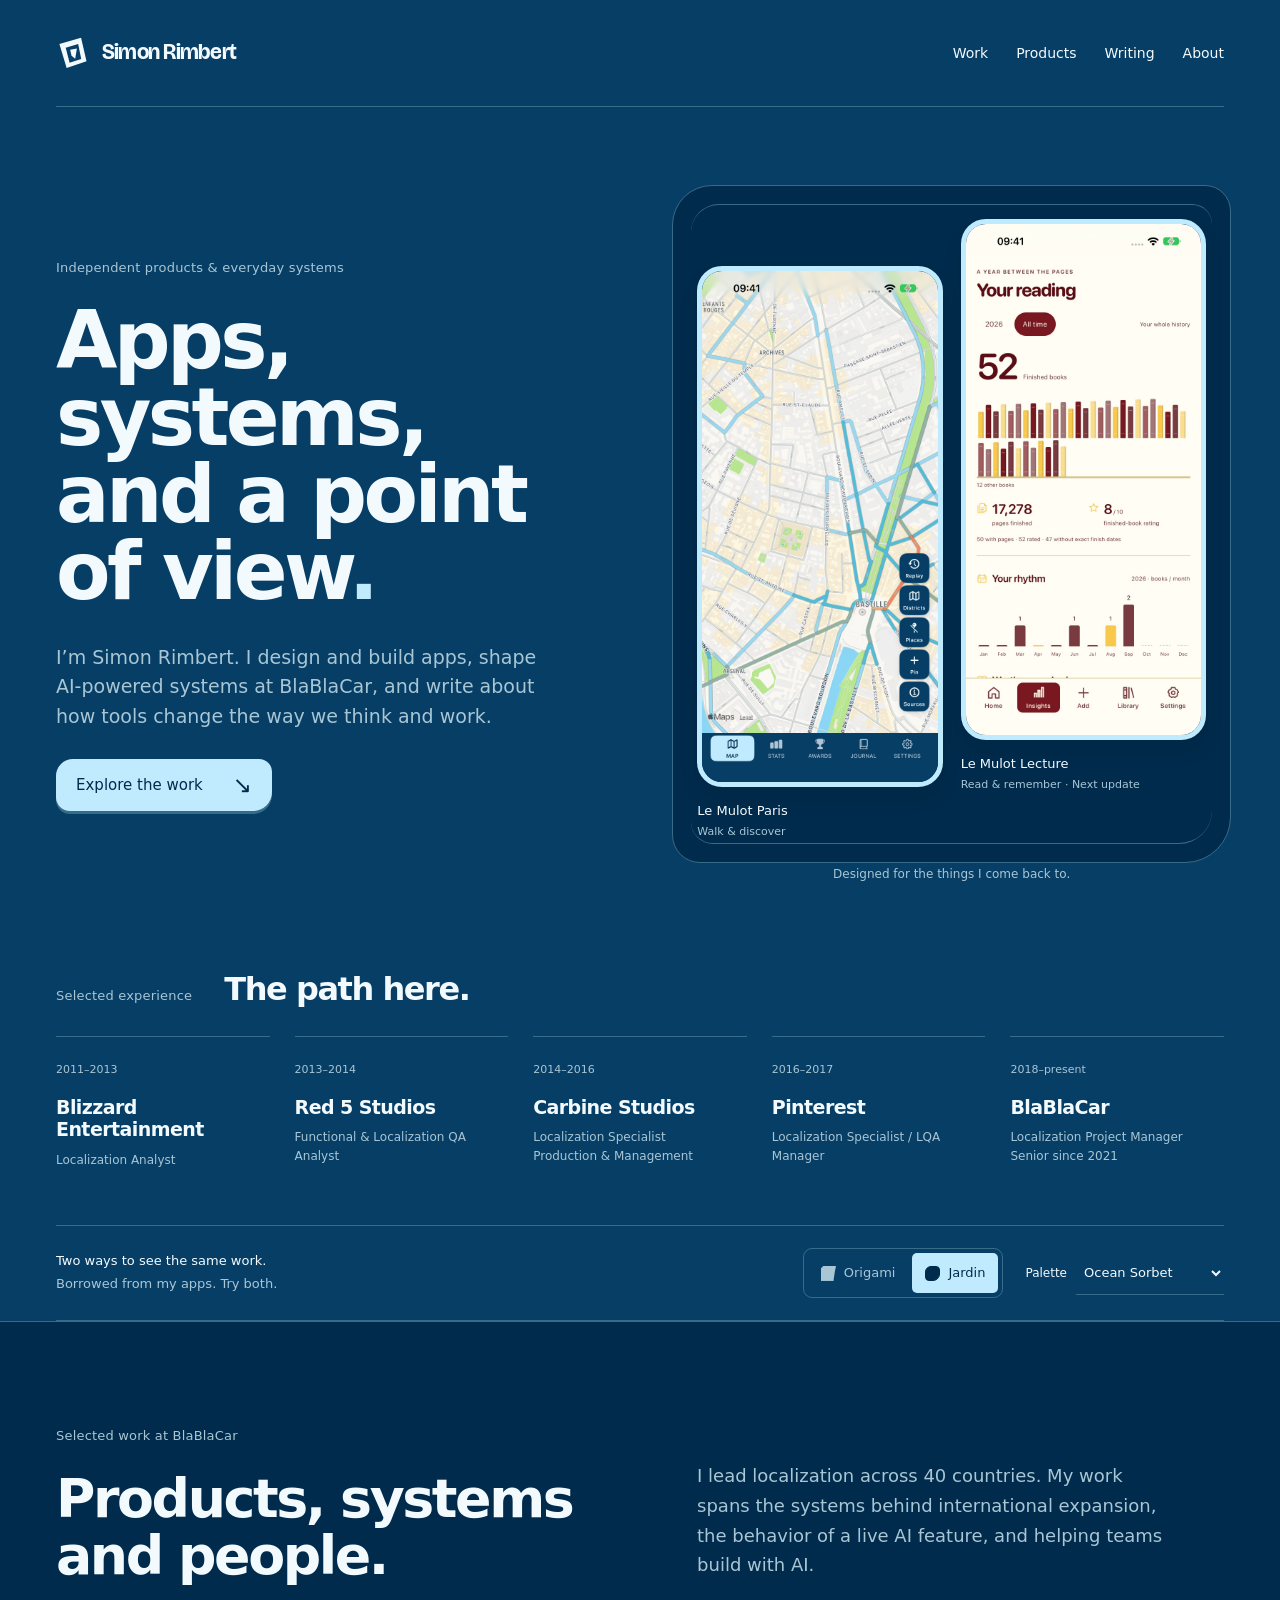
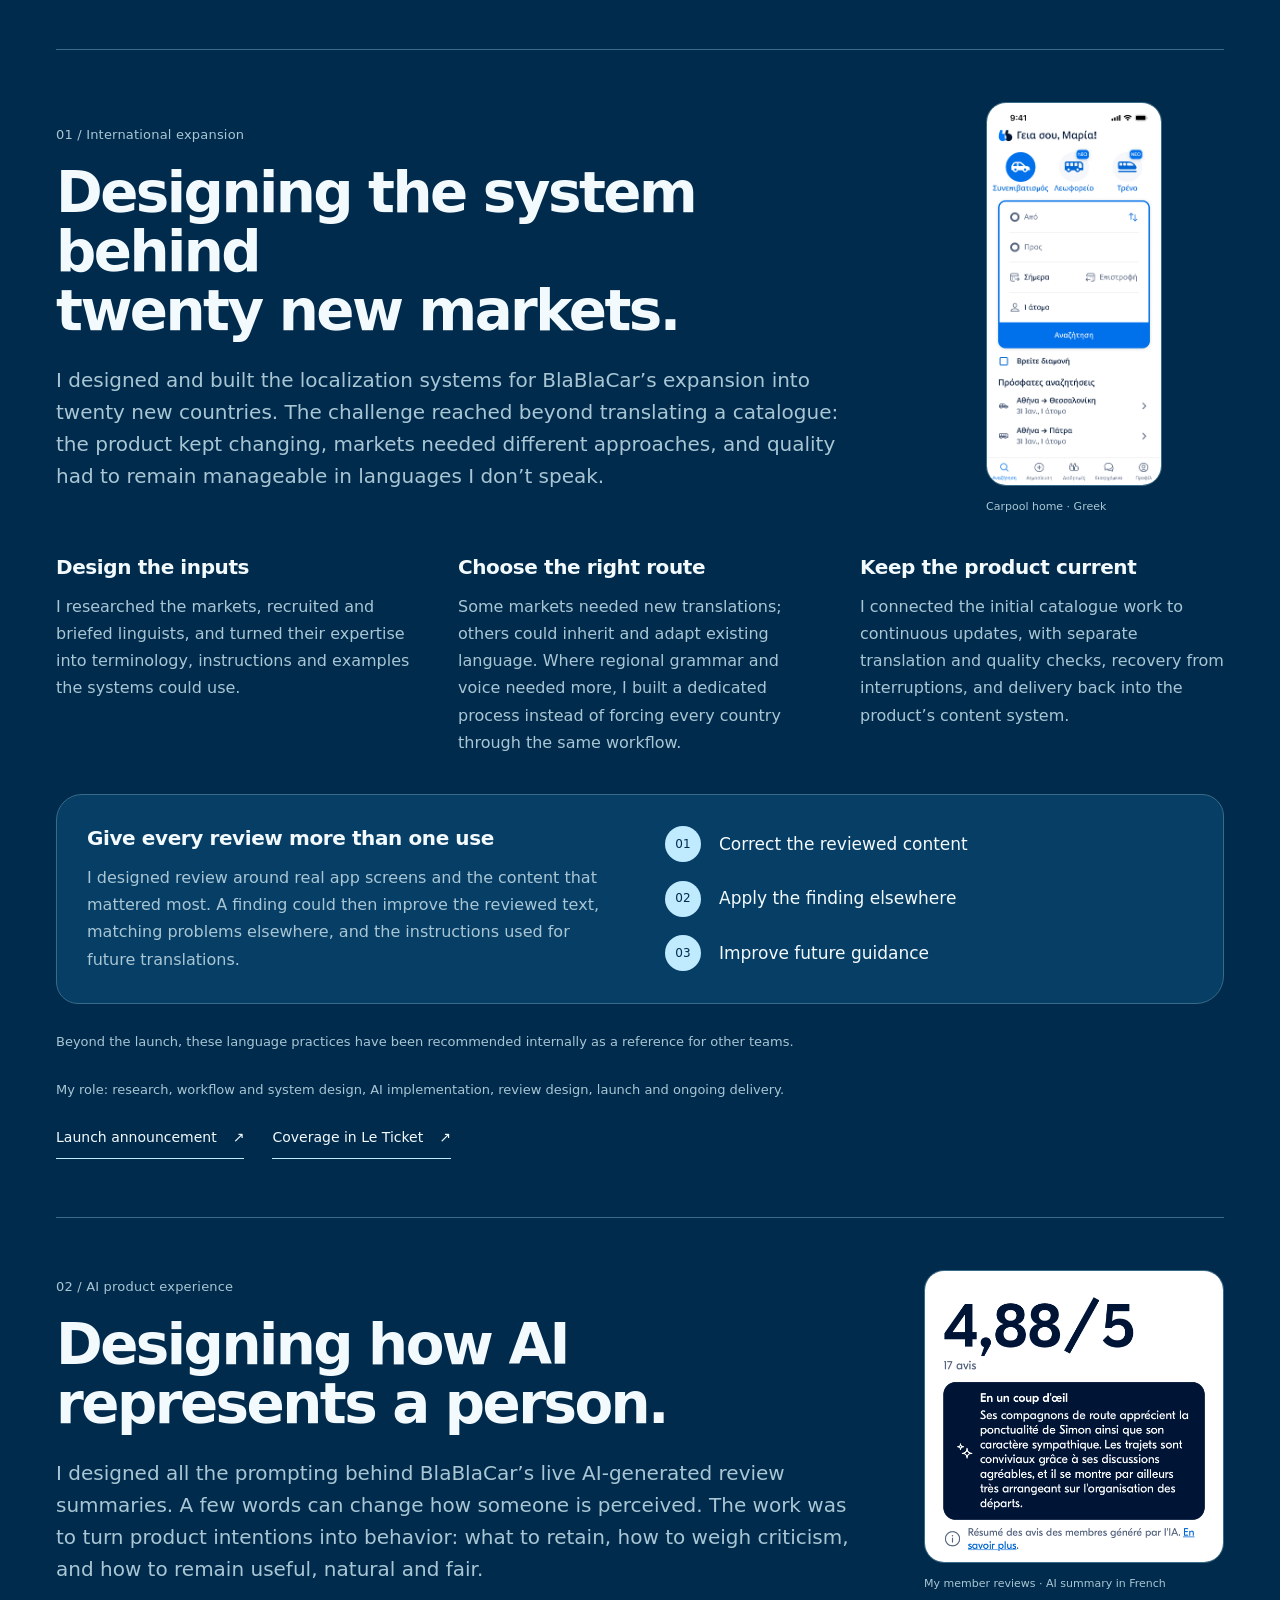
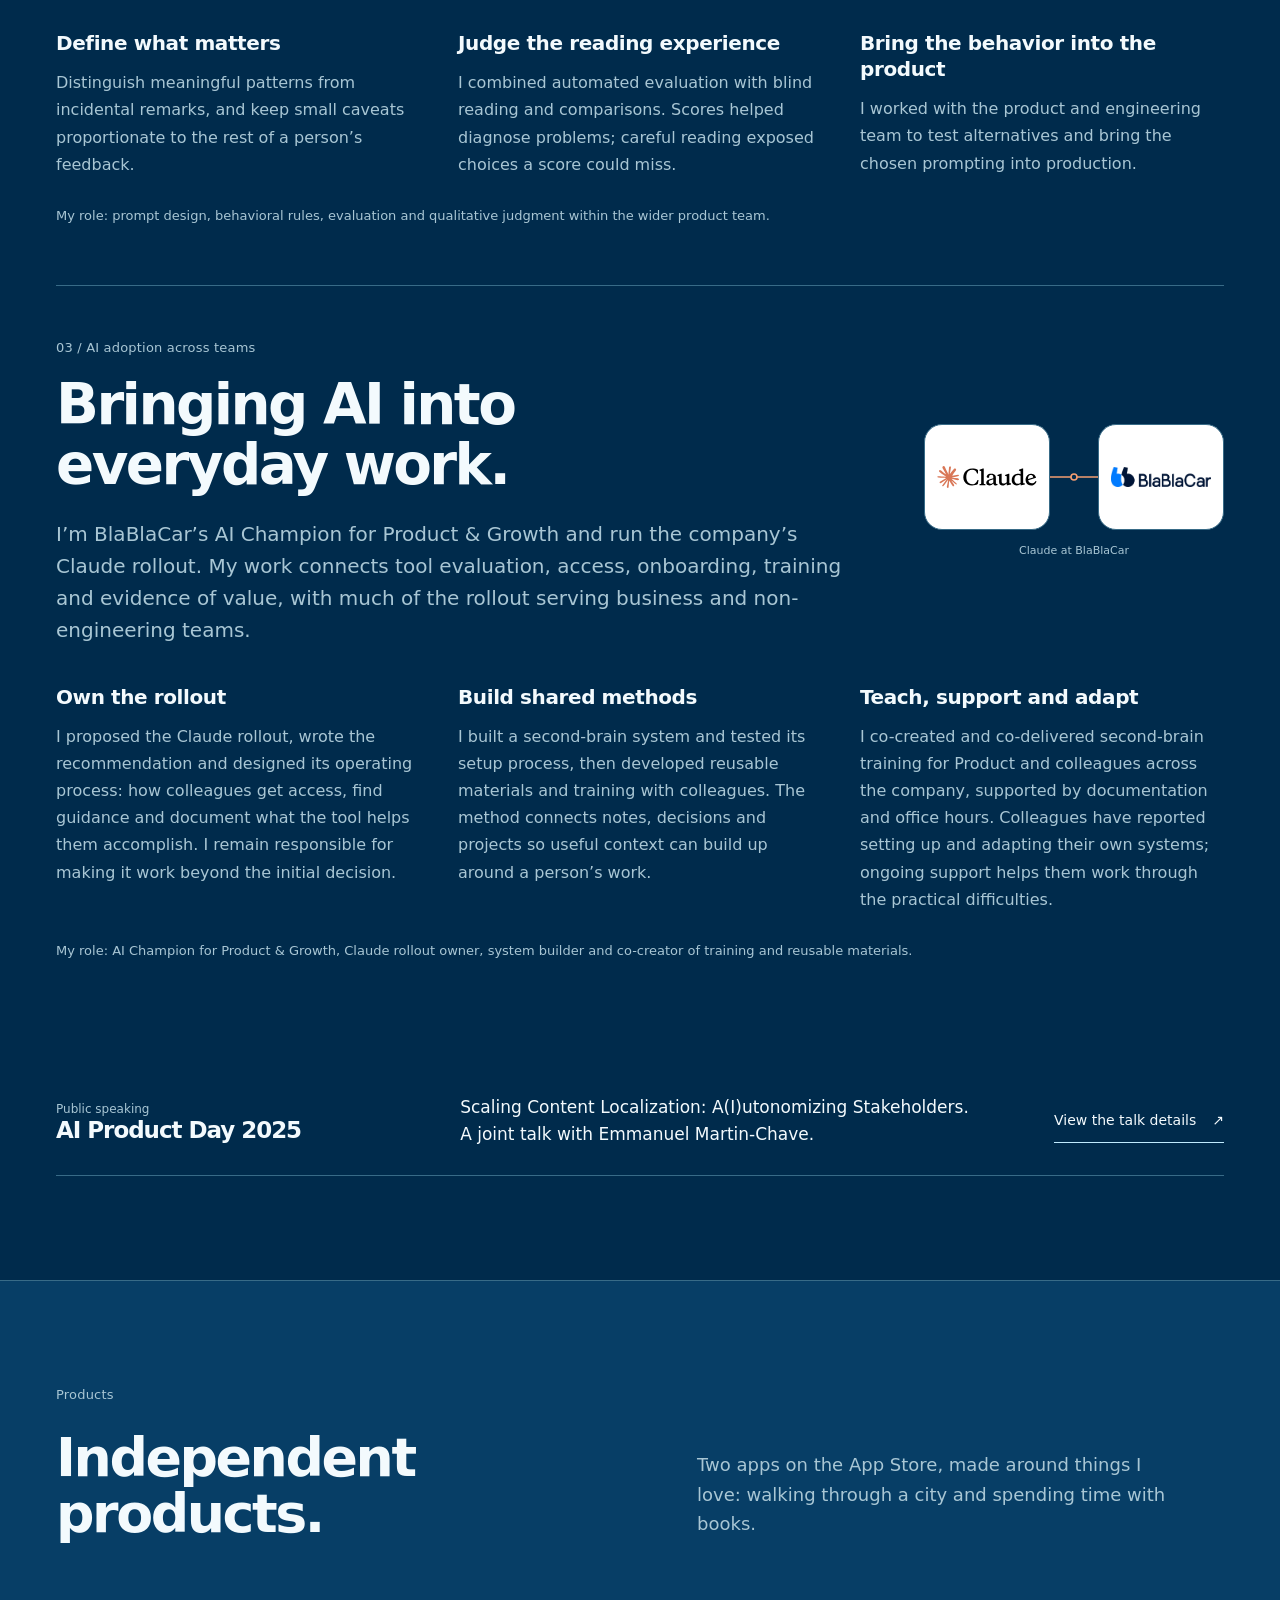
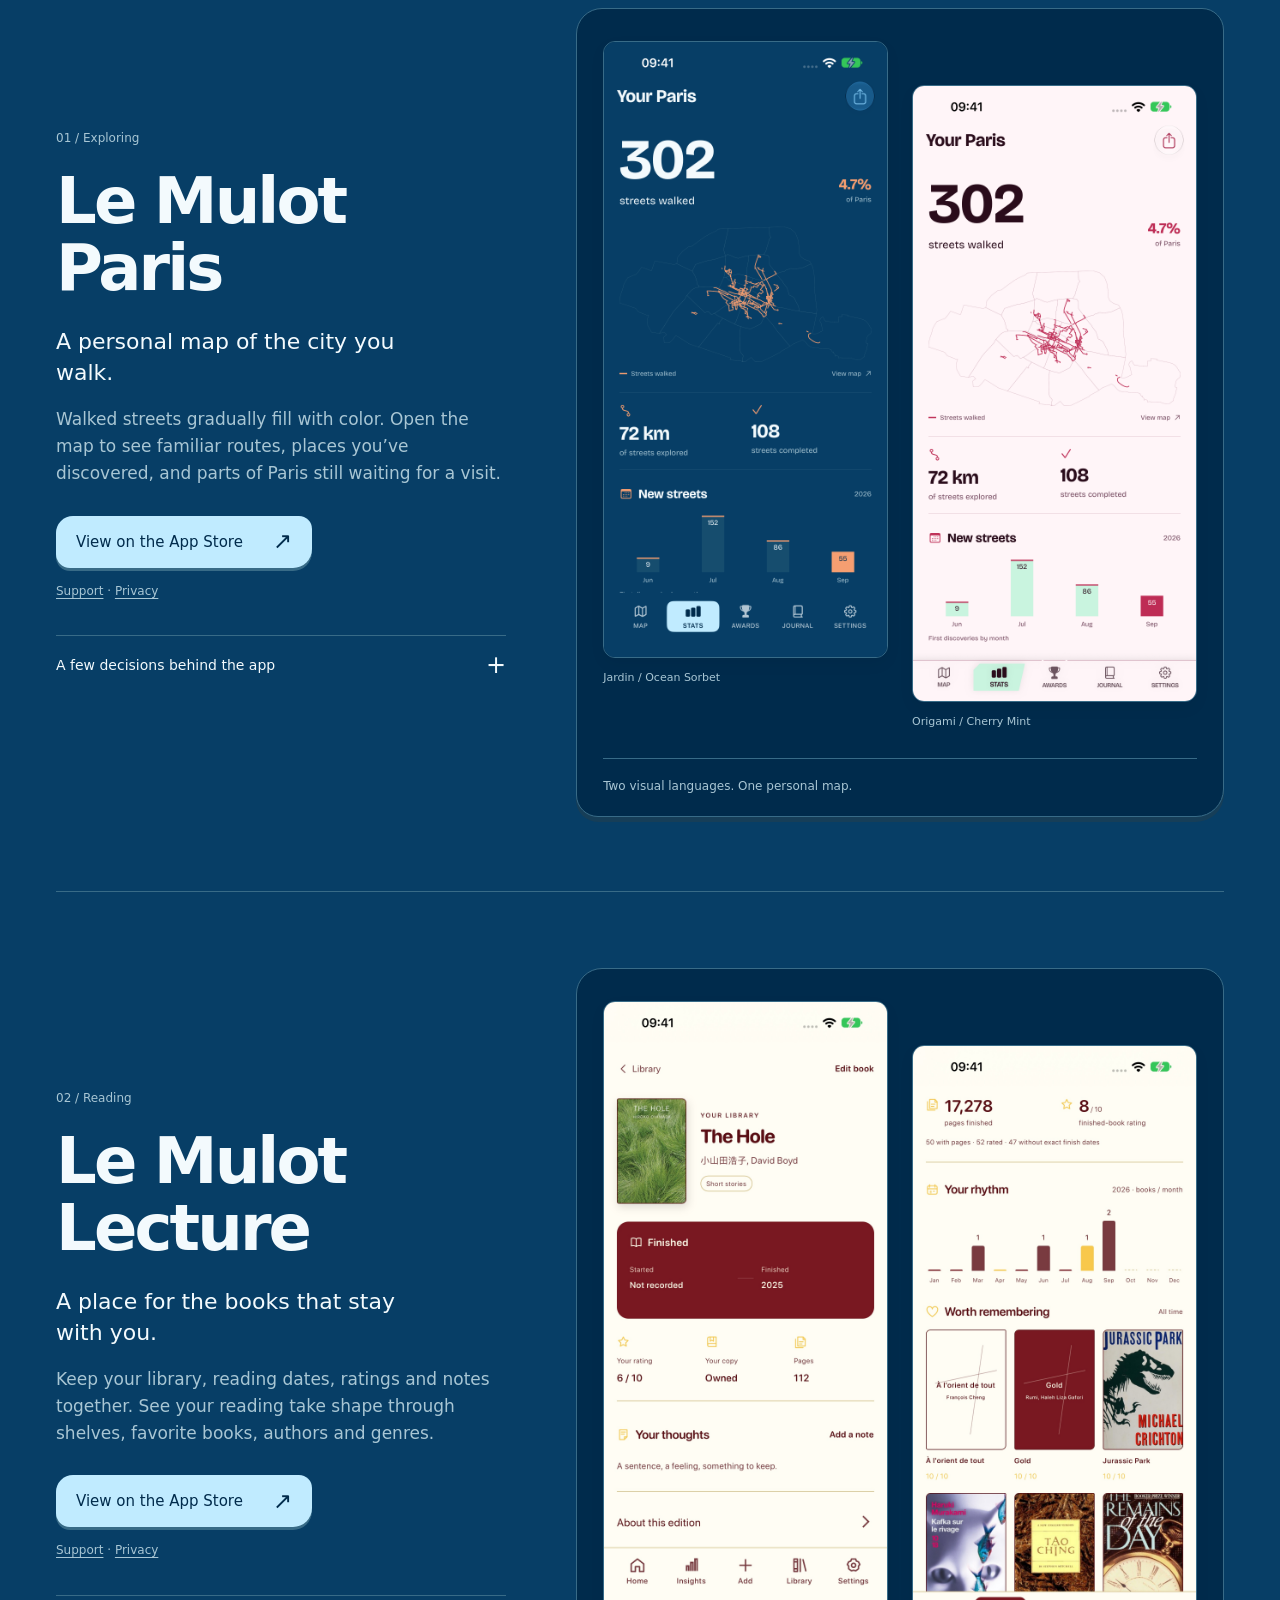
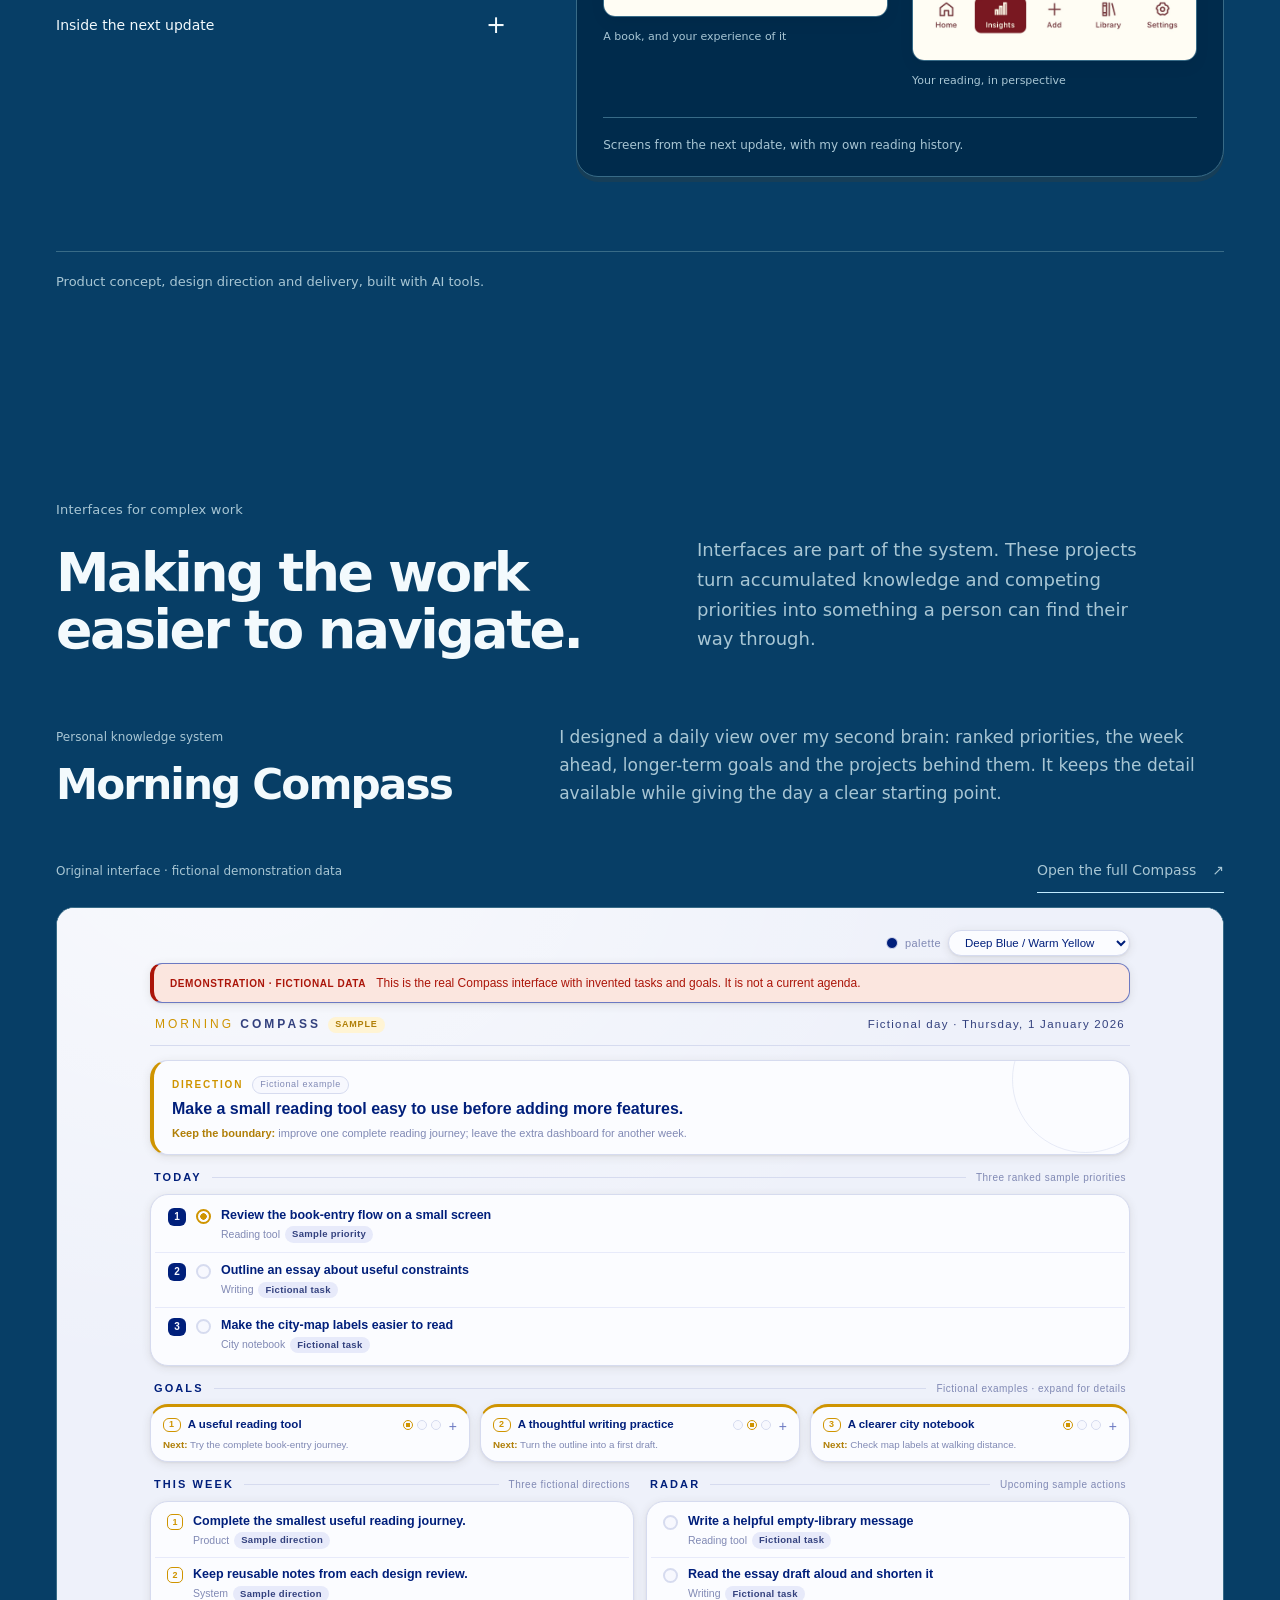
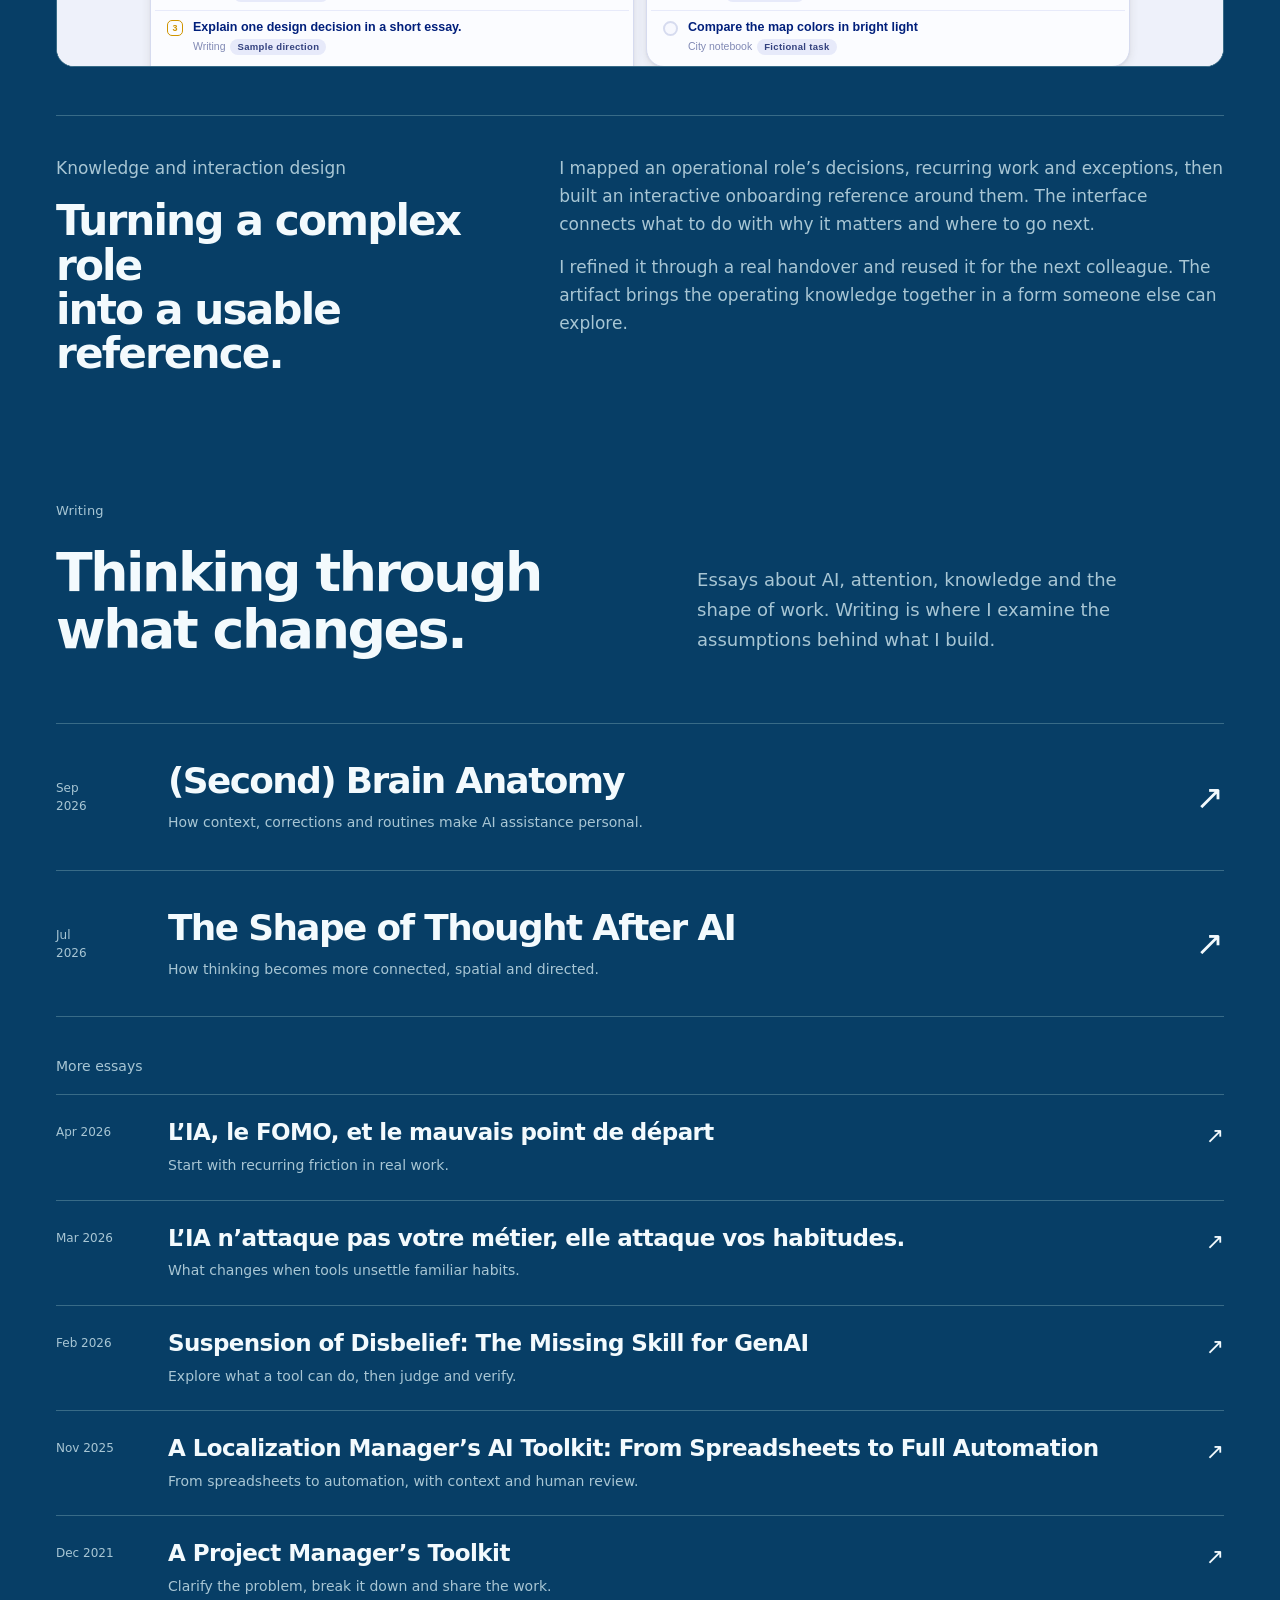
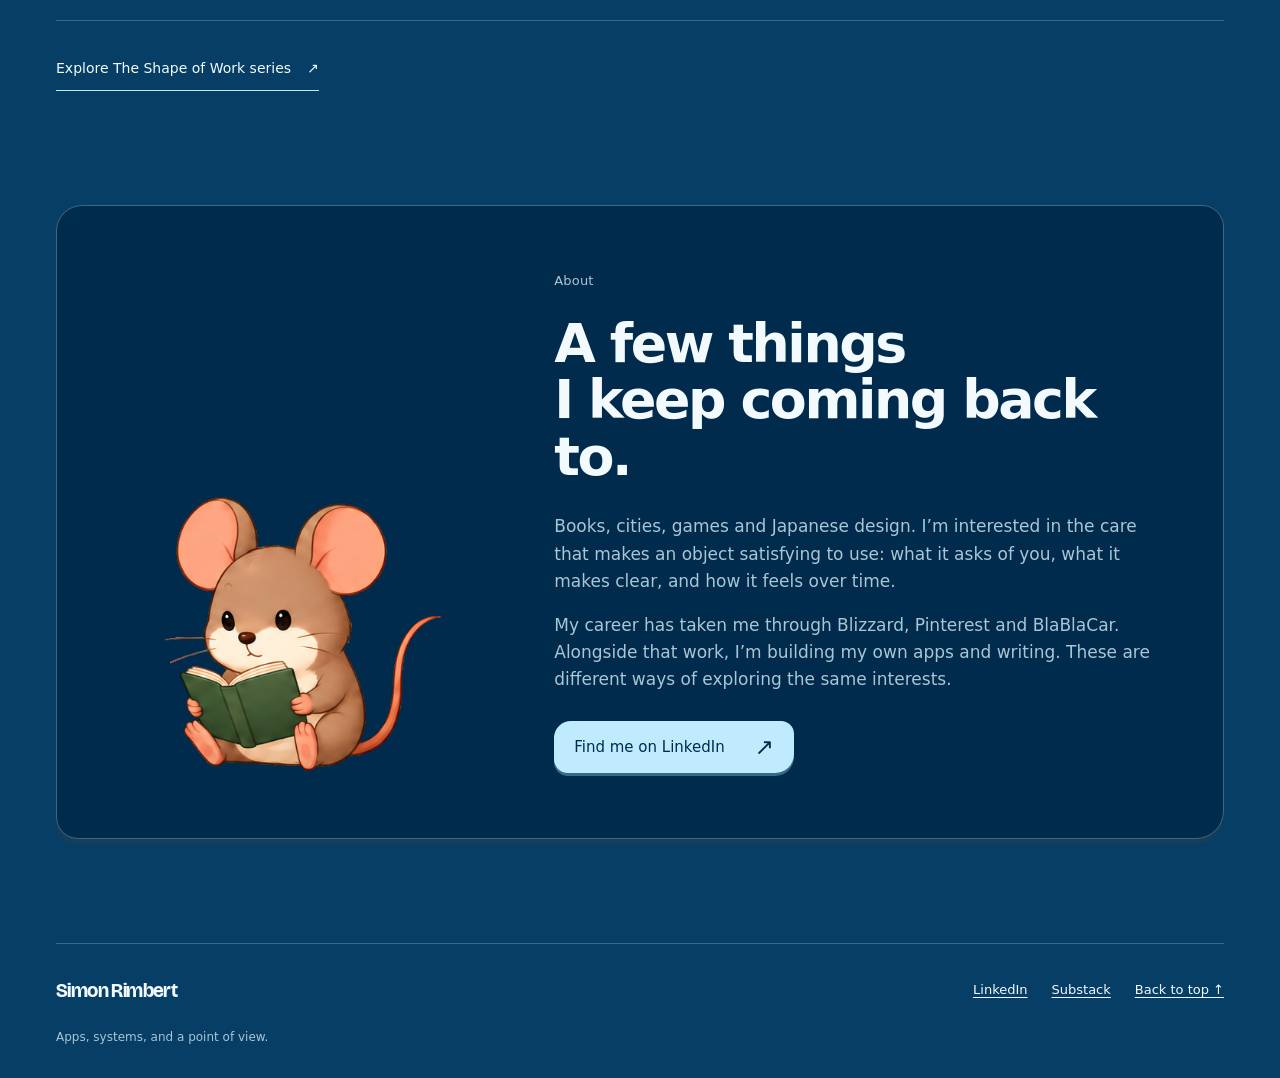
<file: index.html>
<!doctype html>
<html lang="en" data-design="jardin" data-palette="ocean">
<head>
  <meta charset="utf-8">
  <meta name="viewport" content="width=device-width, initial-scale=1">
  <meta name="color-scheme" content="light dark">
  <title>Simon Rimbert | Apps, systems, and a point of view</title>
  <meta name="description" content="Simon Rimbert. Independent apps, AI-powered systems at BlaBlaCar, and writing about how tools change the way we think and work.">
  <meta property="og:type" content="website">
  <meta property="og:title" content="Simon Rimbert | Apps, systems, and a point of view">
  <meta property="og:description" content="Independent apps, AI-powered systems at BlaBlaCar, and writing about how tools change the way we think and work.">
  <meta property="og:url" content="https://turtleback217.github.io/">
  <meta property="og:image" content="https://turtleback217.github.io/assets/social-card.png">
  <meta property="og:image:width" content="1200">
  <meta property="og:image:height" content="630">
  <meta property="og:image:alt" content="Simon Rimbert. Apps, systems, and a point of view. Le Mulot Paris, Le Mulot Lecture, The Shape of Work.">
  <meta name="twitter:card" content="summary_large_image">
  <meta name="twitter:image" content="https://turtleback217.github.io/assets/social-card.png">
  <link rel="canonical" href="https://turtleback217.github.io/">
  <link rel="icon" href="assets/mark.svg" type="image/svg+xml">
  <link rel="stylesheet" href="styles.css">
  <script src="script.js" defer></script>
</head>
<body>
  <a class="skip-link" href="#main">Skip to content</a>
  <header class="site-header wrap" id="top">
    <a class="wordmark" href="#top" aria-label="Simon Rimbert, back to top"><svg class="brand-mark" viewBox="0 0 40 40" aria-hidden="true"><path d="M5 8 31 3 35 31 11 37Z" fill="currentColor"/><path d="m12 13 15-3 2 18-14 3Z" fill="var(--paper)"/><path d="m17 16 8-1-3 12-4-4Z" fill="currentColor"/></svg><span>Simon Rimbert</span></a>
    <nav aria-label="Main navigation"><a href="#work">Work</a><a href="#products">Products</a><a href="#writing">Writing</a><a href="#about">About</a></nav>
  </header>

  <main id="main">
    <section class="hero wrap" aria-labelledby="hero-title">
      <div class="hero-copy">
        <p class="section-label">Independent products &amp; everyday systems</p>
        <h1 id="hero-title">Apps, systems,<br>and a point<br>of view<span class="full-stop">.</span></h1>
        <p class="hero-intro">I’m Simon Rimbert. I design and build apps, shape AI-powered systems at BlaBlaCar, and write about how tools change the way we think and work.</p>
        <a class="primary-link" href="#work">Explore the work <span aria-hidden="true">↘</span></a>
      </div>
      <div class="hero-showcase" aria-label="Le Mulot Paris and Le Mulot Lecture, real app screens">
        <div class="showcase-surface" aria-hidden="true"></div>
        <figure class="hero-phone paris-phone"><a href="assets/paris-map.png" aria-label="Open full Le Mulot Paris map screenshot"><img src="assets/paris-map.png" alt="Le Mulot Paris showing walked streets around Bastille in blue." width="1320" height="2868" fetchpriority="high"></a><figcaption>Le Mulot Paris <span>Walk &amp; discover</span></figcaption></figure>
        <figure class="hero-phone lecture-phone"><a href="assets/lecture-reading.jpg" aria-label="Open full Le Mulot Lecture reading screenshot"><img src="assets/lecture-reading.jpg" alt="Le Mulot Lecture showing a personal reading overview as a shelf of books." width="1320" height="2868"></a><figcaption>Le Mulot Lecture <span>Read &amp; remember · Next update</span></figcaption></figure>
        <span class="showcase-note">Designed for the things I come back to.</span>
      </div>
    </section>

    <section class="career wrap" aria-labelledby="career-title"><div class="career-heading"><p class="section-label">Selected experience</p><h2 id="career-title">The path here.</h2></div><ol class="career-list">
      <li><span class="career-period">2011–2013</span><h3>Blizzard Entertainment</h3><p>Localization Analyst</p></li>
      <li><span class="career-period">2013–2014</span><h3>Red 5 Studios</h3><p>Functional &amp; Localization QA Analyst</p></li>
      <li><span class="career-period">2014–2016</span><h3>Carbine Studios</h3><p>Localization Specialist<br>Production &amp; Management</p></li>
      <li><span class="career-period">2016–2017</span><h3>Pinterest</h3><p>Localization Specialist / LQA Manager</p></li>
      <li><span class="career-period">2018–present</span><h3>BlaBlaCar</h3><p>Localization Project Manager<br>Senior since 2021</p></li>
    </ol></section>

    <aside class="appearance wrap" aria-label="Site appearance">
      <div class="appearance-copy"><span class="appearance-title">Two ways to see the same work.</span><span>Borrowed from my apps. Try both.</span></div>
      <div class="appearance-controls">
        <div class="segmented" role="group" aria-label="Interface style"><button type="button" data-set-design="origami" aria-pressed="false"><span class="style-icon origami-icon" aria-hidden="true"></span>Origami</button><button type="button" data-set-design="jardin" aria-pressed="true"><span class="style-icon jardin-icon" aria-hidden="true"></span>Jardin</button></div>
        <div class="palette-control"><label for="palette">Palette</label><select id="palette"><option value="burgundy">Burgundy Sand</option><option value="ocean" selected>Ocean Sorbet</option></select></div>
      </div>
      <p id="appearance-status" class="sr-only" aria-live="polite"></p>
      <noscript><p>JavaScript is off. You’re viewing Jardin in Ocean Sorbet; all content and links remain available.</p></noscript>
    </aside>

    <section class="work-section section-space" id="work" aria-labelledby="work-title"><div class="wrap">
      <div class="section-heading"><div><p class="section-label">Selected work at BlaBlaCar</p><h2 id="work-title">Products, systems<br>and people.</h2></div><p>I lead localization across 40 countries. My work spans the systems behind international expansion, the behavior of a live AI feature, and helping teams build with AI.</p></div>
      <article class="feature-case" aria-labelledby="expansion-title">
        <div class="case-opening"><div class="case-lead"><div class="case-heading"><p class="section-label">01 / International expansion</p><h3 id="expansion-title">Designing the system behind<br>twenty new markets.</h3></div><p class="case-intro">I designed and built the localization systems for BlaBlaCar’s expansion into twenty new countries. The challenge reached beyond translating a catalogue: the product kept changing, markets needed different approaches, and quality had to remain manageable in languages I don’t speak.</p></div><figure class="case-evidence greece-evidence"><a class="work-screen" href="assets/work/new-countries-greece.png" aria-label="Open the full Greek carpool home screenshot"><img src="assets/work/new-countries-greece.png" width="375" height="824" alt="BlaBlaCar’s carpool home in Greek, with local journey search and transport choices." loading="lazy"></a><figcaption>Carpool home · Greek</figcaption></figure></div>
        <div class="decision-grid">
          <div><h4>Design the inputs</h4><p>I researched the markets, recruited and briefed linguists, and turned their expertise into terminology, instructions and examples the systems could use.</p></div>
          <div><h4>Choose the right route</h4><p>Some markets needed new translations; others could inherit and adapt existing language. Where regional grammar and voice needed more, I built a dedicated process instead of forcing every country through the same workflow.</p></div>
          <div><h4>Keep the product current</h4><p>I connected the initial catalogue work to continuous updates, with separate translation and quality checks, recovery from interruptions, and delivery back into the product’s content system.</p></div>
        </div>
        <div class="learning-loop"><div><h4>Give every review more than one use</h4><p>I designed review around real app screens and the content that mattered most. A finding could then improve the reviewed text, matching problems elsewhere, and the instructions used for future translations.</p></div><ol aria-label="Three uses of review feedback"><li><span>01</span>Correct the reviewed content</li><li><span>02</span>Apply the finding elsewhere</li><li><span>03</span>Improve future guidance</li></ol></div>
        <p class="case-role">Beyond the launch, these language practices have been recommended internally as a reference for other teams.</p>
        <p class="case-role">My role: research, workflow and system design, AI implementation, review design, launch and ongoing delivery.</p>
        <div class="case-links"><a class="text-link" href="https://newsroom.blablacar.com/news/blablacar-announces-global-expansion-into-20-new-countries">Launch announcement <span aria-hidden="true">↗</span></a><a class="text-link" href="https://www.le-ticket.fr/le-vrai-impact-de-lia-derriere-le-lancement-de-blablacar-dans-20-nouveaux-pays/150941/">Coverage in Le Ticket <span aria-hidden="true">↗</span></a></div>
      </article>
      <article class="feature-case" aria-labelledby="airs-title">
        <div class="case-opening"><div class="case-lead"><div class="case-heading"><p class="section-label">02 / AI product experience</p><h3 id="airs-title">Designing how AI<br>represents a person.</h3></div><p class="case-intro">I designed all the prompting behind BlaBlaCar’s live AI-generated review summaries. A few words can change how someone is perceived. The work was to turn product intentions into behavior: what to retain, how to weigh criticism, and how to remain useful, natural and fair.</p></div><figure class="case-evidence airs-evidence"><a class="work-screen" href="assets/work/airs-summary-cropped.png" aria-label="Open the AI review summary image"><img src="assets/work/airs-summary-cropped.png" width="1170" height="1140" alt="Simon’s BlaBlaCar member rating and AI-generated review summary in French, with its AI disclosure." loading="lazy"></a><figcaption>My member reviews · AI summary in French</figcaption></figure></div>
        <div class="decision-grid"><div><h4>Define what matters</h4><p>Distinguish meaningful patterns from incidental remarks, and keep small caveats proportionate to the rest of a person’s feedback.</p></div><div><h4>Judge the reading experience</h4><p>I combined automated evaluation with blind reading and comparisons. Scores helped diagnose problems; careful reading exposed choices a score could miss.</p></div><div><h4>Bring the behavior into the product</h4><p>I worked with the product and engineering team to test alternatives and bring the chosen prompting into production.</p></div></div>
        <p class="case-role">My role: prompt design, behavioral rules, evaluation and qualitative judgment within the wider product team.</p>
      </article>
      <article class="feature-case" aria-labelledby="adoption-title">
        <div class="case-opening"><div class="case-lead"><div class="case-heading"><p class="section-label">03 / AI adoption across teams</p><h3 id="adoption-title">Bringing AI into<br>everyday work.</h3></div><p class="case-intro">I’m BlaBlaCar’s AI Champion for Product &amp; Growth and run the company’s Claude rollout. My work connects tool evaluation, access, onboarding, training and evidence of value, with much of the rollout serving business and non-engineering teams.</p></div><figure class="case-evidence brand-evidence"><div class="brand-connection"><div class="brand-tile"><img src="assets/work/claude-official-wordmark.svg" width="573" height="125" alt="Claude" loading="lazy"></div><svg class="brand-connector" viewBox="0 0 48 24" width="48" height="24" aria-hidden="true" focusable="false"><path d="M0 12h48"/><circle cx="24" cy="12" r="3" fill="var(--canvas)"/></svg><div class="brand-tile"><img src="assets/work/blablacar-official-logo.webp" width="1005" height="200" alt="BlaBlaCar" loading="lazy"></div></div><figcaption>Claude at BlaBlaCar</figcaption></figure></div>
        <div class="decision-grid"><div><h4>Own the rollout</h4><p>I proposed the Claude rollout, wrote the recommendation and designed its operating process: how colleagues get access, find guidance and document what the tool helps them accomplish. I remain responsible for making it work beyond the initial decision.</p></div><div><h4>Build shared methods</h4><p>I built a second-brain system and tested its setup process, then developed reusable materials and training with colleagues. The method connects notes, decisions and projects so useful context can build up around a person’s work.</p></div><div><h4>Teach, support and adapt</h4><p>I co-created and co-delivered second-brain training for Product and colleagues across the company, supported by documentation and office hours. Colleagues have reported setting up and adapting their own systems; ongoing support helps them work through the practical difficulties.</p></div></div>
        <p class="case-role">My role: AI Champion for Product &amp; Growth, Claude rollout owner, system builder and co-creator of training and reusable materials.</p>
      </article>
      <aside class="speaking-note" aria-label="Public speaking"><div><p class="artifact-kind">Public speaking</p><h3>AI Product Day 2025</h3></div><p>Scaling Content Localization: A(I)utonomizing Stakeholders.<br>A joint talk with Emmanuel Martin-Chave.</p><a class="text-link" href="https://www.ai-product-day.com/en/talks/localisation-de-contenu-a-lechelle-a-i-utonomiser-les-parties-prenantes">View the talk details <span aria-hidden="true">↗</span></a></aside>
    </div></section>

    <section class="products wrap section-space" id="products" aria-labelledby="products-title">
      <div class="section-heading"><div><p class="section-label">Products</p><h2 id="products-title">Independent<br>products.</h2></div><p>Two apps on the App Store, made around things I love: walking through a city and spending time with books.</p></div>

      <article class="product" aria-labelledby="paris-title">
        <div class="product-copy"><p class="product-index">01 / Exploring</p><h3 id="paris-title">Le Mulot<br>Paris</h3><p class="product-deck">A personal map of the city you walk.</p><p>Walked streets gradually fill with color. Open the map to see familiar routes, places you’ve discovered, and parts of Paris still waiting for a visit.</p><a class="primary-link" href="https://apps.apple.com/app/id6810727442">View on the App Store <span aria-hidden="true">↗</span></a><p class="product-support"><a href="le-mulot/en/support.html">Support</a><span aria-hidden="true"> · </span><a href="le-mulot/en/privacy.html">Privacy</a></p>
          <details class="case-notes"><summary>A few decisions behind the app <span aria-hidden="true">+</span></summary><div class="case-body"><h4>Keep walking effortless</h4><p>The core experience records walks in the background. No session to start, no route to plan. I brought the project back to that simple loop when a more elaborate illustrated world made it slow and complicated.</p><h4>Give the map room</h4><p>The map keeps its familiar geography. The interface adds a choice of angular Origami or softer Jardin, with shared colors and the same walking history.</p><h4>Make progress personal</h4><p>A journal day opens onto the streets recorded that day. The city becomes a way to revisit experience, as well as discover somewhere new.</p></div></details>
        </div>
        <div class="product-visual paris-visual"><div class="screens"><figure><a href="assets/paris-progress.png" aria-label="Open full Paris progress screenshot"><img src="assets/paris-progress.png" alt="Personal walking progress in Le Mulot Paris’s rounded Jardin interface." width="1320" height="2868" loading="lazy"></a><figcaption>Jardin / Ocean Sorbet</figcaption></figure><figure><a href="assets/paris-origami.png" aria-label="Open full Paris Origami screenshot"><img src="assets/paris-origami.png" alt="The same walking history in the angular Origami interface with Cherry Mint colors." width="1320" height="2868" loading="lazy"></a><figcaption>Origami / Cherry Mint</figcaption></figure></div><p class="visual-caption">Two visual languages. One personal map.</p></div>
      </article>

      <article class="product lecture-product" aria-labelledby="lecture-title">
        <div class="product-copy"><p class="product-index">02 / Reading</p><h3 id="lecture-title">Le Mulot<br>Lecture</h3><p class="product-deck">A place for the books that stay with you.</p><p>Keep your library, reading dates, ratings and notes together. See your reading take shape through shelves, favorite books, authors and genres.</p><a class="primary-link" href="https://apps.apple.com/app/id6811614659">View on the App Store <span aria-hidden="true">↗</span></a><p class="product-support"><a href="le-mulot-lecture/support.html">Support</a><span aria-hidden="true"> · </span><a href="le-mulot-lecture/privacy.html">Privacy</a></p>
          <details class="case-notes"><summary>Inside the next update <span aria-hidden="true">+</span></summary><div class="case-body"><h4>Start with how people read</h4><p>Add a book when you start it and mark it finished later. Or remember an older read by year. I removed reading-session controls from the everyday flow while keeping the existing history intact.</p><h4>Make the useful things visible</h4><p>Reading totals, a visual bookshelf and favorite covers come before the deeper breakdowns. Unknown dates stay unknown, so an old read can belong in a year without being assigned an invented month.</p><h4>Give editing a clear order</h4><p>Title, authors, genres and personal reading details come first. One grouped editor keeps secondary information available, with clear Save and Cancel actions.</p><h4>Make saving trustworthy</h4><p>Editing a book can update both its details and its reading history. If only part of that save succeeds, the app says so. Cancel leaves the book unchanged, and uncertain saves are not blindly repeated.</p></div></details>
        </div>
        <div class="product-visual lecture-visual"><div class="screens"><figure><a href="assets/lecture-book.jpg" aria-label="Open full Lecture book detail screenshot"><img src="assets/lecture-book.jpg" alt="A book page in Le Mulot Lecture, with reading status, rating, dates and personal notes." width="1320" height="2868" loading="lazy"></a><figcaption>A book, and your experience of it</figcaption></figure><figure><a href="assets/lecture-overview.jpg" aria-label="Open full Lecture overview screenshot"><img src="assets/lecture-overview.jpg" alt="Le Mulot Lecture’s reading overview with monthly rhythm and favorite books." width="1320" height="2868" loading="lazy"></a><figcaption>Your reading, in perspective</figcaption></figure></div><p class="visual-caption">Screens from the next update, with my own reading history.</p></div>
      </article>
      <p class="authorship">Product concept, design direction and delivery, built with AI tools.</p>
    </section>

    <section class="more-work wrap section-space" id="tools" aria-labelledby="tools-title">
      <div class="section-heading"><div><p class="section-label">Interfaces for complex work</p><h2 id="tools-title">Making the work<br>easier to navigate.</h2></div><p>Interfaces are part of the system. These projects turn accumulated knowledge and competing priorities into something a person can find their way through.</p></div>
      <article class="compass-project" aria-labelledby="compass-title"><div class="compass-project-heading"><div><p class="artifact-kind">Personal knowledge system</p><h3 id="compass-title">Morning Compass</h3></div><p>I designed a daily view over my second brain: ranked priorities, the week ahead, longer-term goals and the projects behind them. It keeps the detail available while giving the day a clear starting point.</p></div>
        <div class="demo-caption-bar"><span>Original interface · fictional demonstration data</span><a class="text-link" href="demos/morning-compass.html">Open the full Compass <span aria-hidden="true">↗</span></a></div>
        <iframe class="compass-frame" src="demos/morning-compass.html" title="Morning Compass: original interface with clearly labeled fictional demonstration data" loading="lazy" width="1200" height="760"></iframe>
      </article>
      <article class="onboarding-feature"><div><p class="artifact-kind">Knowledge and interaction design</p><h3>Turning a complex role<br>into a usable reference.</h3></div><div><p>I mapped an operational role’s decisions, recurring work and exceptions, then built an interactive onboarding reference around them. The interface connects what to do with why it matters and where to go next.</p><p>I refined it through a real handover and reused it for the next colleague. The artifact brings the operating knowledge together in a form someone else can explore.</p></div></article>
    </section>

    <section class="writing wrap section-space" id="writing" aria-labelledby="writing-title"><div class="section-heading"><div><p class="section-label">Writing</p><h2 id="writing-title">Thinking through<br>what changes.</h2></div><p>Essays about AI, attention, knowledge and the shape of work. Writing is where I examine the assumptions behind what I build.</p></div>
      <a class="essay" href="https://simontalking.substack.com/p/second-brain-anatomy"><time class="essay-date" datetime="2026-09-30">Sep<br>2026</time><div><h3>(Second) Brain Anatomy</h3><p>How context, corrections and routines make AI assistance personal.</p></div><span class="essay-arrow" aria-hidden="true">↗</span></a>
      <a class="essay" href="https://simontalking.substack.com/p/the-shape-of-thought-after-ai"><time class="essay-date" datetime="2026-07-28">Jul<br>2026</time><div><h3>The Shape of Thought After AI</h3><p>How thinking becomes more connected, spatial and directed.</p></div><span class="essay-arrow" aria-hidden="true">↗</span></a>
      <div class="essay-library" aria-labelledby="library-title"><h3 id="library-title">More essays</h3>
        <a class="library-entry" href="https://simontalking.substack.com/p/lia-le-fomo-et-le-mauvais-point-de-depart"><time datetime="2026-04-13">Apr 2026</time><div><h4 lang="fr">L’IA, le FOMO, et le mauvais point de départ</h4><p>Start with recurring friction in real work.</p></div><span aria-hidden="true">↗</span></a>
        <a class="library-entry" href="https://simontalking.substack.com/p/lia-nattaque-pas-votre-metier"><time datetime="2026-03-09">Mar 2026</time><div><h4 lang="fr">L’IA n’attaque pas votre métier, elle attaque vos habitudes.</h4><p>What changes when tools unsettle familiar habits.</p></div><span aria-hidden="true">↗</span></a>
        <a class="library-entry" href="https://simontalking.substack.com/p/suspension-of-disbelief"><time datetime="2026-02-18">Feb 2026</time><div><h4>Suspension of Disbelief: The Missing Skill for GenAI</h4><p>Explore what a tool can do, then judge and verify.</p></div><span aria-hidden="true">↗</span></a>
        <a class="library-entry" href="https://simontalking.substack.com/p/a-localization-managers-ai-toolkit"><time datetime="2025-11-05">Nov 2025</time><div><h4>A Localization Manager’s AI Toolkit: From Spreadsheets to Full Automation</h4><p>From spreadsheets to automation, with context and human review.</p></div><span aria-hidden="true">↗</span></a>
        <a class="library-entry" href="https://simontalking.substack.com/p/a-project-managers-toolkit"><time datetime="2021-12-08">Dec 2021</time><div><h4>A Project Manager’s Toolkit</h4><p>Clarify the problem, break it down and share the work.</p></div><span aria-hidden="true">↗</span></a>
      </div>
      <a class="text-link series-link" href="https://simontalking.substack.com/p/the-shape-of-work">Explore The Shape of Work series <span aria-hidden="true">↗</span></a>
    </section>

    <section class="about wrap section-space" id="about" aria-labelledby="about-title"><div class="about-surface"><div class="about-art" aria-hidden="true"><img class="mascot mascot-origami" src="assets/mulot-origami.png" alt="" width="388" height="405" loading="lazy"><img class="mascot mascot-jardin" src="assets/mulot-jardin.png" alt="" width="366" height="363" loading="lazy"></div><div class="about-copy"><p class="section-label">About</p><h2 id="about-title">A few things<br>I keep coming back to.</h2><p>Books, cities, games and Japanese design. I’m interested in the care that makes an object satisfying to use: what it asks of you, what it makes clear, and how it feels over time.</p><p>My career has taken me through Blizzard, Pinterest and BlaBlaCar. Alongside that work, I’m building my own apps and writing. These are different ways of exploring the same interests.</p><a class="primary-link" href="https://www.linkedin.com/in/simon-rimbert-61028530">Find me on LinkedIn <span aria-hidden="true">↗</span></a></div></div></section>

  </main>
  <footer class="footer wrap"><a class="footer-name" href="#top">Simon Rimbert</a><div><a href="https://www.linkedin.com/in/simon-rimbert-61028530">LinkedIn</a><a href="https://simontalking.substack.com/p/the-shape-of-work">Substack</a><a href="#top">Back to top ↑</a></div><p>Apps, systems, and a point of view.</p></footer>
</body>
</html>
</file>
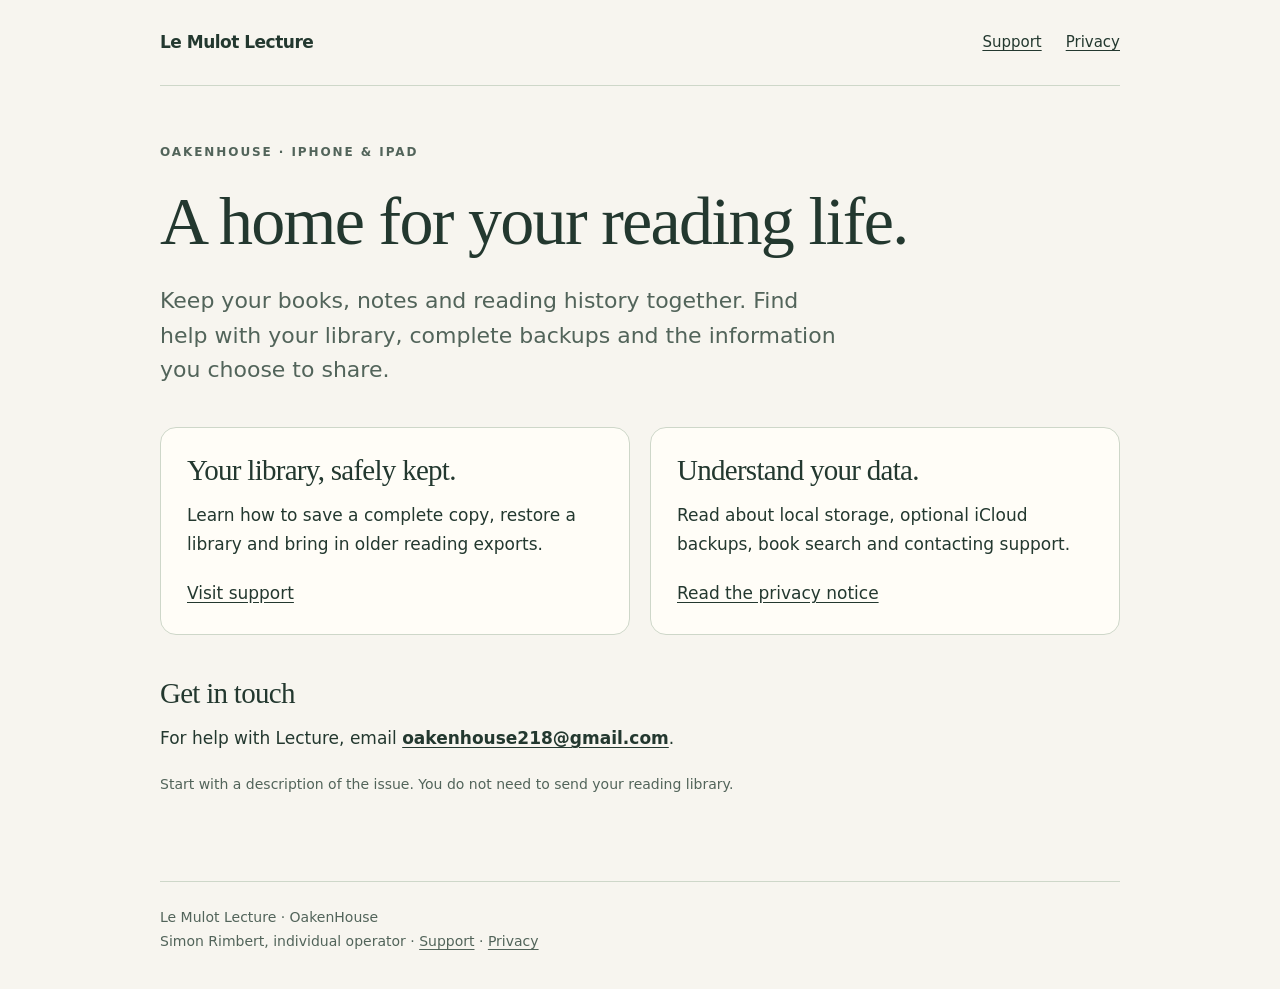
<file: le-mulot-lecture/index.html>
<!doctype html>
<html lang="en"><head><meta charset="utf-8"><meta name="viewport" content="width=device-width,initial-scale=1"><meta name="description" content="Support and privacy information for Le Mulot Lecture, a personal reading library for iPhone and iPad."><title>Le Mulot Lecture · Support &amp; privacy</title><link rel="stylesheet" href="style.css"></head>
<body><a class="skip" href="#main">Skip to content</a><header><a class="brand" href="index.html">Le Mulot Lecture</a><nav aria-label="Main navigation"><a href="support.html">Support</a><a href="privacy.html">Privacy</a></nav></header>
<main id="main"><p class="eyebrow">OakenHouse · iPhone &amp; iPad</p><h1>A home for your reading life.</h1><p class="lead">Keep your books, notes and reading history together. Find help with your library, complete backups and the information you choose to share.</p>
<div class="cards"><section class="card"><h2>Your library, safely kept.</h2><p>Learn how to save a complete copy, restore a library and bring in older reading exports.</p><a href="support.html">Visit support</a></section><section class="card"><h2>Understand your data.</h2><p>Read about local storage, optional iCloud backups, book search and contacting support.</p><a href="privacy.html">Read the privacy notice</a></section></div>
<section><h2>Get in touch</h2><p>For help with Lecture, email <a class="contact" href="mailto:oakenhouse218@gmail.com?subject=Le%20Mulot%20Lecture%20support">oakenhouse218@gmail.com</a>.</p><p class="meta">Start with a description of the issue. You do not need to send your reading library.</p></section></main>
<footer>Le Mulot Lecture · OakenHouse<br>Simon Rimbert, individual operator · <a href="support.html">Support</a> · <a href="privacy.html">Privacy</a></footer></body></html>
</file>
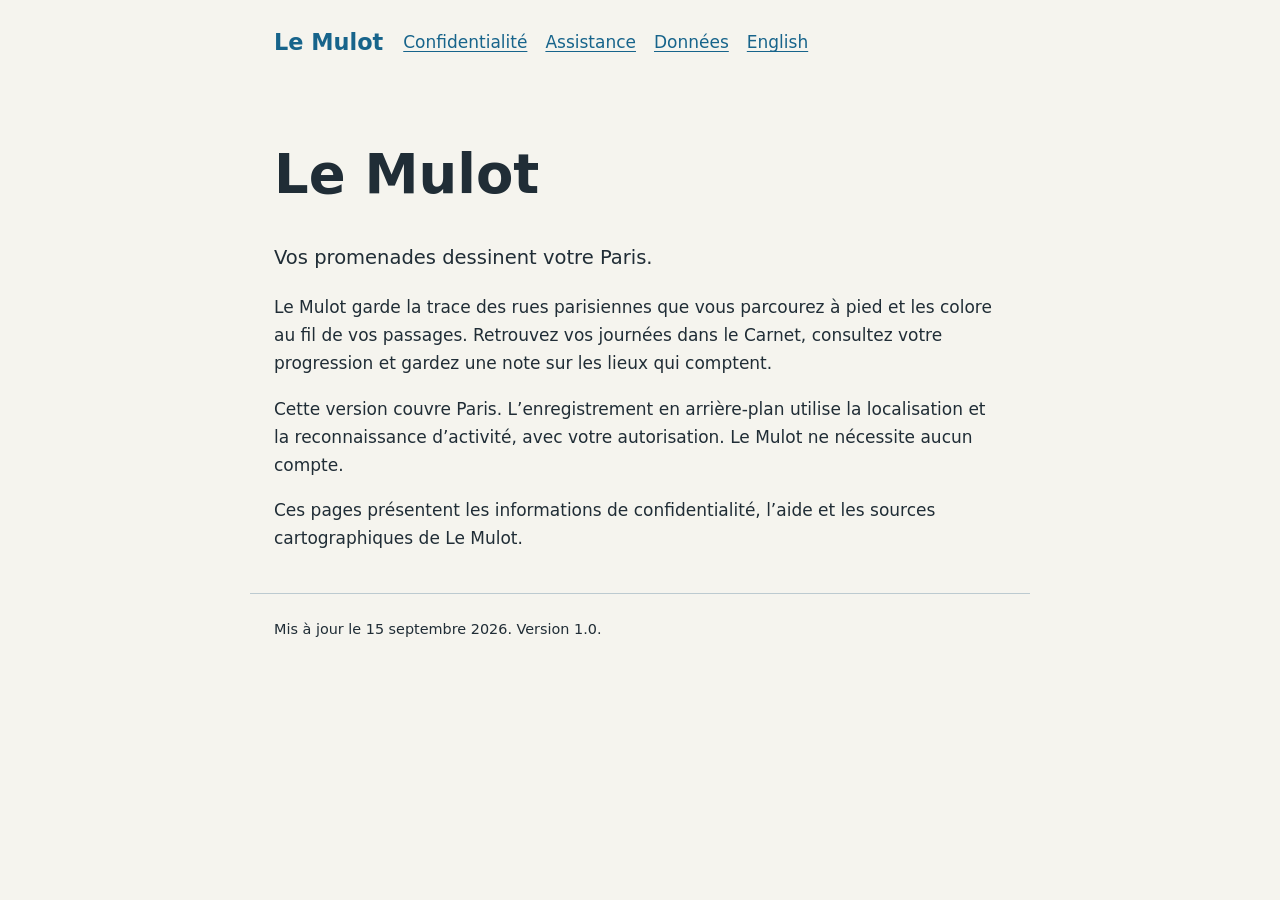
<file: le-mulot/index.html>
<!doctype html><html lang="fr"><head><meta charset="utf-8"><meta name="viewport" content="width=device-width,initial-scale=1"><title>Le Mulot · Le Mulot</title><link rel="stylesheet" href="style.css"></head><body><header><a class="brand" href="index.html">Le Mulot</a><nav aria-label="Navigation"><a href="privacy.html">Confidentialité</a><a href="support.html">Assistance</a><a href="credits.html">Données</a><a href="en/index.html" lang="en">English</a></nav></header><main><h1>Le Mulot</h1><p class="lead">Vos promenades dessinent votre Paris.</p><p>Le Mulot garde la trace des rues parisiennes que vous parcourez à pied et les colore au fil de vos passages. Retrouvez vos journées dans le Carnet, consultez votre progression et gardez une note sur les lieux qui comptent.</p><p>Cette version couvre Paris. L’enregistrement en arrière-plan utilise la localisation et la reconnaissance d’activité, avec votre autorisation. Le Mulot ne nécessite aucun compte.</p><p>Ces pages présentent les informations de confidentialité, l’aide et les sources cartographiques de Le Mulot.</p></main><footer>Mis à jour le 15 septembre 2026. Version 1.0.</footer></body></html>
</file>
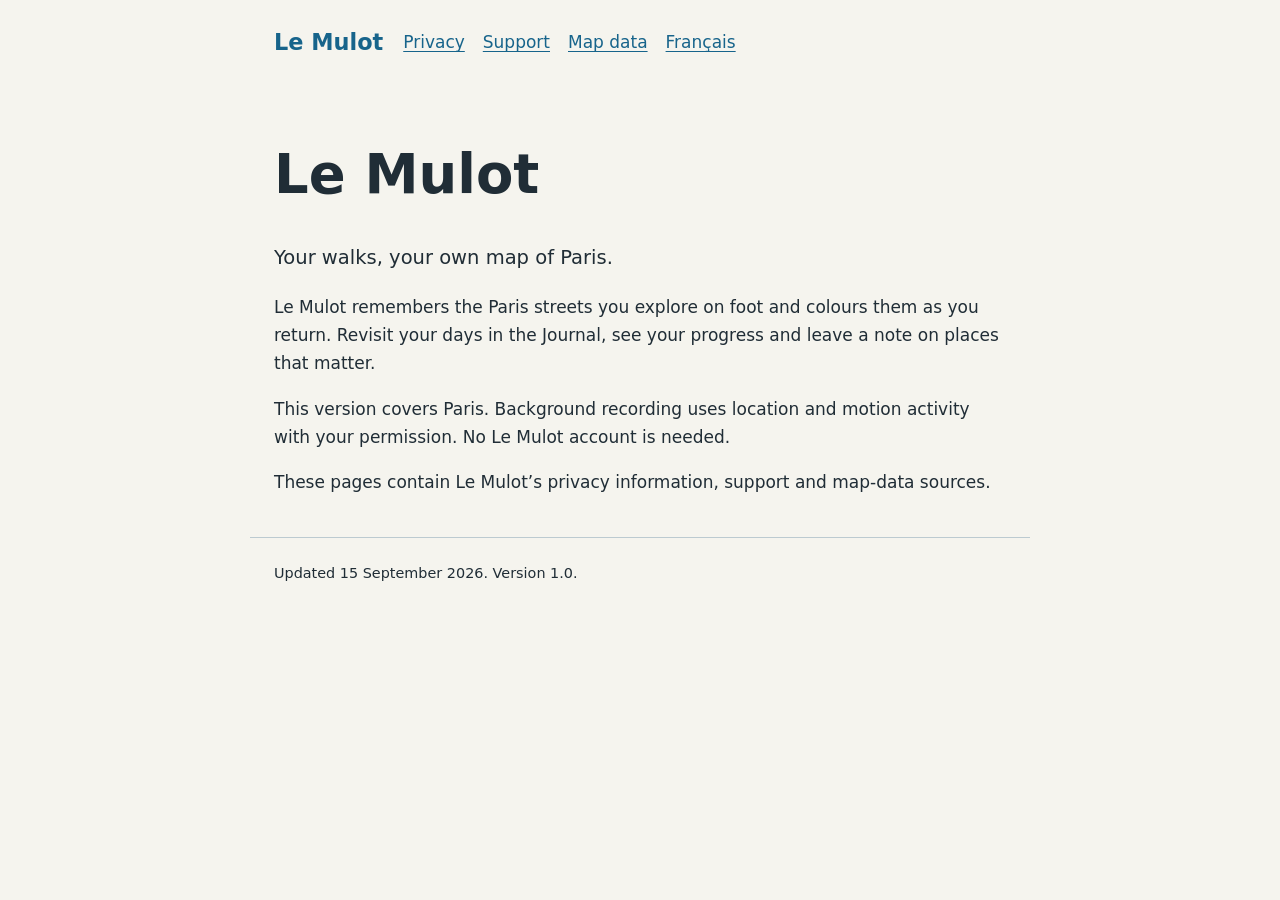
<file: le-mulot/en/index.html>
<!doctype html><html lang="en"><head><meta charset="utf-8"><meta name="viewport" content="width=device-width,initial-scale=1"><title>Le Mulot · Le Mulot</title><link rel="stylesheet" href="../style.css"></head><body><header><a class="brand" href="index.html">Le Mulot</a><nav aria-label="Navigation"><a href="privacy.html">Privacy</a><a href="support.html">Support</a><a href="credits.html">Map data</a><a href="../index.html" lang="fr">Français</a></nav></header><main><h1>Le Mulot</h1><p class="lead">Your walks, your own map of Paris.</p><p>Le Mulot remembers the Paris streets you explore on foot and colours them as you return. Revisit your days in the Journal, see your progress and leave a note on places that matter.</p><p>This version covers Paris. Background recording uses location and motion activity with your permission. No Le Mulot account is needed.</p><p>These pages contain Le Mulot’s privacy information, support and map-data sources.</p></main><footer>Updated 15 September 2026. Version 1.0.</footer></body></html>
</file>
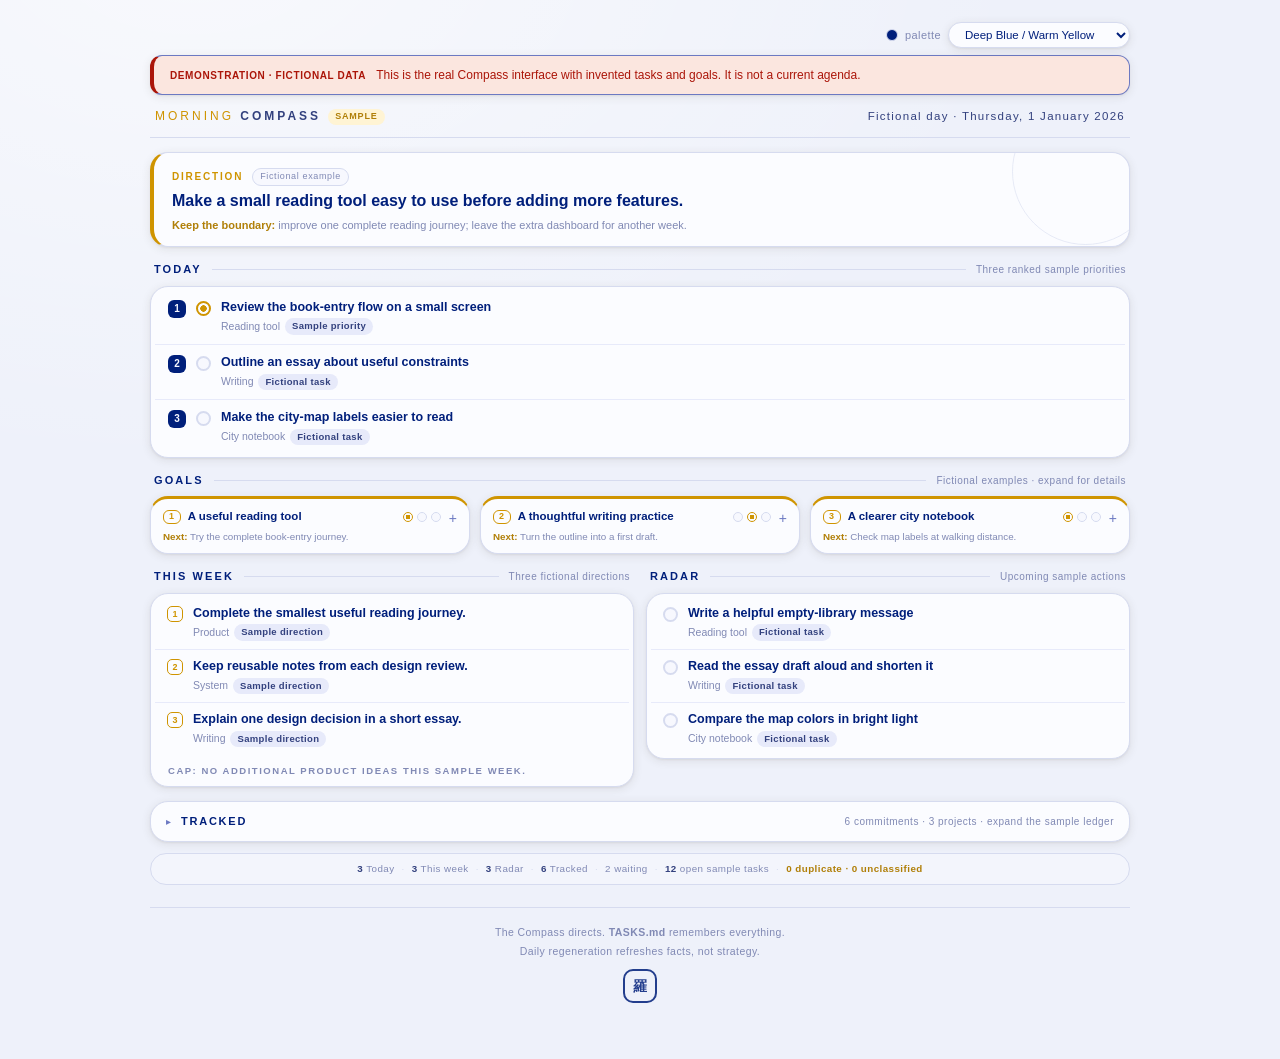
<file: demos/morning-compass.html>
<!DOCTYPE html>
<html lang="en">
<head>
<meta charset="UTF-8">
<meta name="viewport" content="width=device-width, initial-scale=1.0">
<title>Morning Compass</title>
<style>
  :root{color-scheme:light;
    --paper:#eef1fa;--paper2:#f7f8fe;--card:#fbfcff;
    --ink:#001f7b;--ink-soft:#33417e;--ink-faint:#8089b4;
    --accent:#001f7b;--accent-soft:#6c79c2;--accent-bg:#fff2cf;
    --second:#b07f08;--second-bg:#fff4d4;--gold:#cf9400;
    --line:#d6dbef;--line-soft:#e7eafa;
    --danger:#ab1509;--danger-bg:#fbe6df;
    --shadow:0 2px 10px rgba(60,50,30,.10),0 1px 2px rgba(60,50,30,.06);
    --radius:18px;--radius-sm:12px;
  }
  body[data-theme="sage"]{--paper:#eef3ea;--paper2:#f7faf4;--card:#fbfdf9;--ink:#1a2517;--ink-soft:#46553f;--ink-faint:#8a9882;--accent:#3f5a32;--accent-soft:#7d9a6c;--accent-bg:#e2ecdb;--second:#6d7d57;--second-bg:#e9f0e2;--gold:#7e8c4a;--line:#d8e2cf;--line-soft:#e6eede;--danger:#9b2519;--danger-bg:#f8e2dc}
  body[data-theme="royal"]{--paper:#eef3f9;--paper2:#f4feff;--card:#f9fcff;--ink:#001a4d;--ink-soft:#3a4d72;--ink-faint:#8090ad;--accent:#0e2f76;--accent-soft:#7e94c2;--accent-bg:#dde6f3;--second:#04326d;--second-bg:#e2e9f4;--gold:#5a6f9e;--line:#cfdaea;--line-soft:#e0e8f3;--danger:#9b2519;--danger-bg:#f8e2dc}
  body[data-theme="bluegold"]{--paper:#eef1fa;--paper2:#f7f8fe;--card:#fbfcff;--ink:#001f7b;--ink-soft:#33417e;--ink-faint:#8089b4;--accent:#001f7b;--accent-soft:#6c79c2;--accent-bg:#fff2cf;--second:#b07f08;--second-bg:#fff4d4;--gold:#cf9400;--line:#d6dbef;--line-soft:#e7eafa;--danger:#ab1509;--danger-bg:#fbe6df}
  body[data-theme="lavender"]{--paper:#f1effc;--paper2:#faf9ff;--card:#fff;--ink:#2e2860;--ink-soft:#5b5392;--ink-faint:#9b94c4;--accent:#796bd8;--accent-soft:#b0a7ea;--accent-bg:#ece9fb;--second:#6a5fc0;--second-bg:#efedfb;--gold:#8a7fd0;--line:#ddd8f3;--line-soft:#ebe8fa;--danger:#9b2519;--danger-bg:#f8e2dc}
  body[data-theme="redsoft"]{--paper:#fdf8e3;--paper2:#fffbef;--card:#fffdf6;--ink:#5a1008;--ink-soft:#8a3327;--ink-faint:#b08a7a;--accent:#ab1509;--accent-soft:#d4796e;--accent-bg:#fbe6df;--second:#9a5a12;--second-bg:#fdf1d2;--gold:#bf7a16;--line:#ecdcc0;--line-soft:#f4ead0;--danger:#8d1309;--danger-bg:#f9ddd4}
  body[data-theme="redbright"]{--paper:#fdf3ee;--paper2:#fffaf6;--card:#fffcf9;--ink:#5c1206;--ink-soft:#8a2f1f;--ink-faint:#c08a78;--accent:#e0341c;--accent-soft:#f08e7c;--accent-bg:#fbe0d7;--second:#c85a12;--second-bg:#fde7d5;--gold:#d9741a;--line:#f0d3c4;--line-soft:#f8e5da;--danger:#b8200d;--danger-bg:#f9ddd4}

  *{margin:0;padding:0;box-sizing:border-box}
  body{
    min-height:100vh;padding:22px 18px 56px;color:var(--ink);
    font-family:ui-rounded,"SF Pro Rounded",-apple-system,BlinkMacSystemFont,"Segoe UI",Roboto,"Helvetica Neue",Arial,sans-serif;
    line-height:1.5;background:radial-gradient(120% 90% at 15% -5%,rgba(255,255,255,.6),transparent 55%),var(--paper);
    transition:background .35s,color .35s;
  }
  button,select{font:inherit}
  .wrap{max-width:980px;margin:0 auto}
  .topbar{display:flex;justify-content:flex-end;margin-bottom:7px}
  .theme-pick{display:flex;align-items:center;gap:7px;font-size:11px;color:var(--ink-faint);letter-spacing:.04em}
  .theme-pick select{font-size:11.5px;color:var(--ink);background:var(--card);border:1px solid var(--line);border-radius:999px;padding:5px 12px;cursor:pointer;box-shadow:var(--shadow)}
  .theme-pick select:hover{border-color:var(--accent-soft)}
  .swatch{width:12px;height:12px;border-radius:50%;background:var(--accent);border:1px solid var(--line)}

  .epigraph{text-align:center;margin:0 auto 10px;max-width:650px}
  .epigraph .q{font-size:13.5px;font-style:italic;color:var(--ink-soft);line-height:1.55}
  .epigraph .q::before{content:"\201C";color:var(--gold);margin-right:2px}
  .epigraph .q::after{content:"\201D";color:var(--gold);margin-left:2px}
  .epigraph .a{font-size:9.5px;letter-spacing:.17em;text-transform:uppercase;color:var(--ink-faint);margin-top:3px}
  .masthead{display:flex;align-items:flex-end;justify-content:space-between;gap:20px;padding:0 5px 12px;border-bottom:1px solid var(--line);margin-bottom:14px}
  .almanac{font-size:12px;letter-spacing:.25em;color:var(--gold);text-transform:uppercase}
  .almanac b{color:var(--ink-soft);font-weight:650}
  .date{font-size:11.5px;letter-spacing:.11em;color:var(--ink-soft);text-align:right}
  .stage{display:inline-block;margin-left:7px;padding:1px 7px;border-radius:999px;background:var(--second-bg);color:var(--second);font-size:9px;font-weight:750;letter-spacing:.09em;vertical-align:1px}
  .warn-strip{background:var(--danger-bg);border:1px solid var(--accent-soft);border-left:4px solid var(--danger);border-radius:var(--radius-sm);padding:10px 16px;margin-bottom:12px;font-size:12px;color:var(--danger);box-shadow:var(--shadow)}
  .warn-strip b{text-transform:uppercase;letter-spacing:.06em;font-size:10px;margin-right:7px}

  .card{background:var(--card);border:1px solid var(--line);border-radius:var(--radius);box-shadow:var(--shadow);transition:background .35s,border-color .35s}
  .north{position:relative;padding:15px 18px 13px;border-left:4px solid var(--gold);margin-bottom:14px;overflow:hidden}
  .north::after{content:"";position:absolute;right:-30px;top:-55px;width:145px;height:145px;border:1px solid var(--line);border-radius:50%;opacity:.55}
  .north-top{display:flex;align-items:center;gap:9px;margin-bottom:4px;position:relative;z-index:1}
  .eyebrow{font-size:10px;font-weight:750;letter-spacing:.18em;text-transform:uppercase;color:var(--gold)}
  .state-chip{font-size:9px;letter-spacing:.07em;padding:1px 7px;border:1px solid var(--line);border-radius:999px;color:var(--ink-faint);background:var(--paper2)}
  .north p{font-size:16px;line-height:1.38;font-weight:700;max-width:790px;position:relative;z-index:1}
  .tradeoff{font-size:11px;color:var(--ink-faint);margin-top:5px;position:relative;z-index:1}
  .tradeoff b{color:var(--second)}

  .section-head{display:flex;align-items:center;gap:10px;margin:0 4px 8px}
  .section-head .title{font-size:11px;font-weight:750;letter-spacing:.19em;text-transform:uppercase;color:var(--accent)}
  .section-head.gold .title{color:var(--gold)}
  .section-head .rule{height:1px;background:var(--line);flex:1}
  .section-head .note{font-size:10px;color:var(--ink-faint);letter-spacing:.05em}
  .priority-list{padding:3px 4px;margin-bottom:14px}
  .task{display:flex;align-items:flex-start;gap:10px;padding:9px 13px;border-top:1px solid var(--line-soft);transition:background .15s,opacity .15s}
  .task:first-child{border-top:0}
  .task:hover{background:var(--paper2)}
  .task.tickable{cursor:pointer}
  .pip{flex:0 0 auto;width:15px;height:15px;border-radius:50%;margin-top:2px;border:2px solid var(--line);background:var(--paper2)}
  .task.tickable:hover .pip{border-color:var(--accent)}
  .pip.prog{border-color:var(--gold);background:radial-gradient(circle,var(--gold) 0 40%,transparent 42%)}
  .pip.block{border-color:var(--accent-soft);background:var(--accent-bg)}
  .pip.block::after{content:"!";display:block;text-align:center;color:var(--accent);font-size:9px;font-weight:800;line-height:11px}
  .task.done{opacity:.48}
  .task.done .t-main{text-decoration:line-through;color:var(--ink-faint)}
  .task.done .pip{border-color:var(--second);background:var(--second)}
  .task.done .pip::after{content:"\2713";display:block;text-align:center;color:var(--paper2);font-size:9px;font-weight:800;line-height:11px}
  .rank{flex:0 0 auto;width:18px;height:18px;border-radius:6px;background:var(--accent);color:var(--paper2);font-size:10px;font-weight:800;text-align:center;line-height:18px;margin-top:1px}
  .t-body{flex:1;min-width:0}
  .t-main{font-size:12.5px;color:var(--ink);font-weight:650;line-height:1.35}
  .t-meta{font-size:10.5px;color:var(--ink-faint);margin-top:3px;display:flex;flex-wrap:wrap;gap:5px;align-items:center}
  .chip{font-size:9.5px;letter-spacing:.035em;padding:1px 7px;border-radius:999px;background:var(--second-bg);color:var(--second);font-weight:650;white-space:nowrap}
  .chip.due{background:var(--accent-bg);color:var(--accent)}
  .chip.overdue{background:var(--accent);color:var(--paper2)}
  .chip.why{background:var(--line-soft);color:var(--ink-soft)}
  .chip.wait{background:var(--accent-bg);color:var(--gold)}
  .chip.stretch{background:var(--second-bg);color:var(--gold)}

  .okrs{display:grid;grid-template-columns:repeat(3,1fr);gap:10px;margin-bottom:14px;align-items:start}
  .okr{overflow:hidden;border-top:3px solid var(--gold)}
  .okr>summary{list-style:none;cursor:pointer;padding:10px 28px 9px 12px;position:relative}
  .okr>summary::-webkit-details-marker{display:none}
  .okr>summary::after{content:"+";position:absolute;right:12px;top:9px;color:var(--accent-soft);font-size:14px;font-weight:500}
  .okr[open]>summary::after{content:"\2212"}
  .okr>summary:hover{background:var(--paper2)}
  .okr-title{display:flex;align-items:center;gap:7px;font-size:11.5px;font-weight:750;color:var(--accent);line-height:1.3}
  .okr-num{display:inline-block;font-size:9px;font-weight:800;color:var(--gold);border:1.5px solid var(--gold);border-radius:6px;padding:0 5px;letter-spacing:.07em}
  .pulse{display:flex;align-items:center;gap:4px;margin-left:auto}
  .pulse .pip{width:10px;height:10px;border-width:1.5px;margin:0}
  .okr-next{font-size:9.8px;color:var(--ink-faint);margin-top:6px;line-height:1.4}
  .okr-next b{color:var(--second);font-weight:700}
  .okr-body{border-top:1px solid var(--line-soft);padding:2px 12px 8px}
  .kr{display:flex;align-items:flex-start;gap:7px;padding:7px 0;border-top:1px solid var(--line-soft)}
  .kr:first-child{border-top:0}
  .kr .pip{width:11px;height:11px;border-width:1.5px;margin-top:3px}
  .kr .pip.done{border-color:var(--second);background:var(--second)}
  .kr .pip.risk{border-color:var(--danger);background:var(--danger-bg)}
  .kr-text{font-size:10.5px;color:var(--ink-soft);line-height:1.4}
  .kr-text b{display:block;color:var(--ink);font-size:10.5px;margin-bottom:1px}

  .mid-grid{display:grid;grid-template-columns:1fr 1fr;gap:12px;margin-bottom:14px;align-items:start}
  .lane{padding:3px 4px}
  .lane .task{padding:8px 12px}
  .lane-label{padding:9px 13px 5px;font-size:9.5px;letter-spacing:.16em;text-transform:uppercase;color:var(--ink-faint);font-weight:700}
  .move-type{width:16px;height:16px;border-radius:5px;border:1px solid var(--gold);color:var(--gold);font-size:9px;font-weight:800;text-align:center;line-height:14px;margin-top:1px;flex:0 0 auto}

  .tracked{margin-top:2px;overflow:hidden}
  .tracked>summary{list-style:none;cursor:pointer;display:flex;align-items:center;gap:10px;padding:11px 15px}
  .tracked>summary::-webkit-details-marker{display:none}
  .tracked>summary::before{content:"\25b8";color:var(--accent-soft);font-size:10px;transition:transform .15s}
  .tracked[open]>summary::before{transform:rotate(90deg)}
  .tracked>summary:hover{background:var(--paper2)}
  .tracked-title{font-size:11px;font-weight:750;letter-spacing:.16em;text-transform:uppercase;color:var(--accent)}
  .tracked-summary{margin-left:auto;font-size:10px;color:var(--ink-faint);letter-spacing:.05em}
  .tracked-body{border-top:1px solid var(--line);padding:7px}
  .project{border:1px solid var(--line-soft);border-radius:var(--radius-sm);margin:6px;overflow:hidden;background:var(--card)}
  .project>summary{list-style:none;cursor:pointer;display:flex;align-items:center;gap:9px;padding:9px 11px}
  .project>summary::-webkit-details-marker{display:none}
  .project>summary::before{content:"\25b8";color:var(--accent-soft);font-size:9px;transition:transform .15s}
  .project[open]>summary::before{transform:rotate(90deg)}
  .project>summary:hover{background:var(--paper2)}
  .project-name{font-size:11.5px;font-weight:700;color:var(--accent)}
  .project-count{margin-left:auto;font-size:9.5px;color:var(--ink-faint)}
  .project .task{padding:8px 12px}

  .reconcile{display:flex;align-items:center;justify-content:center;gap:7px;flex-wrap:wrap;margin-top:11px;padding:8px 12px;border:1px solid var(--line);border-radius:999px;background:rgba(255,255,255,.28);font-size:9.8px;letter-spacing:.045em;color:var(--ink-faint)}
  .reconcile b{color:var(--ink-soft)}
  .reconcile .ok{color:var(--second);font-weight:750}
  .reconcile .bad{color:var(--danger);font-weight:800}
  .dot{color:var(--line)}
  footer{margin-top:22px;text-align:center;font-size:10.5px;color:var(--ink-faint);letter-spacing:.04em;line-height:1.8;border-top:1px solid var(--line);padding-top:15px}
  .seal{display:inline-block;margin-top:8px;width:34px;height:34px;border:2px solid var(--accent);color:var(--accent);font-size:14px;font-weight:700;line-height:30px;border-radius:10px;opacity:.85}

  @media(max-width:760px){
    body{padding:16px 12px 44px}
    .masthead{align-items:flex-start;flex-direction:column;gap:4px}
    .date{text-align:left}
    .okrs,.mid-grid{grid-template-columns:1fr}
    .north p{font-size:15px;padding-right:20px}
  }
</style>
</head>
<body data-theme="bluegold">
<div class="wrap">
  <div class="topbar">
    <label class="theme-pick"><span class="swatch"></span>palette
      <select id="theme-select" onchange="setTheme(this.value)">
        <option value="bluegold">Deep Blue / Warm Yellow</option>
        <option value="sage">Soft Sage / Deep Olive</option>
        <option value="royal">Royal Blue suite</option>
        <option value="lavender">Lavender / White</option>
        <option value="redsoft">Deep Red / Soft Yellow</option>
        <option value="redbright">Bright Red / Warm Orange</option>
      </select>
    </label>
  </div>

  <!-- BEGIN:backup-banner -->
<div class="warn-strip"><b>Demonstration · fictional data</b> This is the real Compass interface with invented tasks and goals. It is not a current agenda.</div>
<!-- END:backup-banner -->

  <!-- BEGIN:quote -->
<!-- The private daily quotation is omitted from this public demonstration. -->
<!-- END:quote -->

  <!-- BEGIN:masthead -->
<header class="masthead" data-target-day="2026-01-01"><div class="almanac">Morning <b>Compass</b><span class="stage">Sample</span></div><div class="date">Fictional day · Thursday, 1 January 2026</div></header>
<!-- END:masthead -->

  <!-- BEGIN:north -->
<section class="card north"><div class="north-top"><span class="eyebrow">Direction</span><span class="state-chip">Fictional example</span></div><p>Make a small reading tool easy to use before adding more features.</p><div class="tradeoff"><b>Keep the boundary:</b> improve one complete reading journey; leave the extra dashboard for another week.</div></section>
<!-- END:north -->

  <!-- BEGIN:today -->
<div class="section-head"><span class="title">Today</span><span class="rule"></span><span class="note">Three ranked sample priorities</span></div><div class="card priority-list"><div class="task tickable" data-task="sample-reading-review" data-lane="today"><span class="rank">1</span><button type="button" class="pip prog" aria-label="Check off fictional task: Review the book-entry flow on a small screen"></button><div class="t-body"><div class="t-main">Review the book-entry flow on a small screen</div><div class="t-meta"><span>Reading tool</span><span class="chip why">Sample priority</span></div></div></div><div class="task tickable" data-task="sample-writing-outline" data-lane="today"><span class="rank">2</span><button type="button" class="pip" aria-label="Check off fictional task: Outline an essay about useful constraints"></button><div class="t-body"><div class="t-main">Outline an essay about useful constraints</div><div class="t-meta"><span>Writing</span><span class="chip why">Fictional task</span></div></div></div><div class="task tickable" data-task="sample-city-labels" data-lane="today"><span class="rank">3</span><button type="button" class="pip" aria-label="Check off fictional task: Make the city-map labels easier to read"></button><div class="t-body"><div class="t-main">Make the city-map labels easier to read</div><div class="t-meta"><span>City notebook</span><span class="chip why">Fictional task</span></div></div></div></div>
<!-- END:today -->

  <!-- BEGIN:okrs -->
<div class="section-head"><span class="title">Goals</span><span class="rule"></span><span class="note">Fictional examples · expand for details</span></div><div class="okrs"><details class="card okr"><summary><div class="okr-title"><span class="okr-num">1</span>A useful reading tool<span class="pulse" aria-hidden="true"><span class="pip prog"></span><span class="pip"></span><span class="pip"></span></span></div><div class="okr-next"><b>Next:</b> Try the complete book-entry journey.</div></summary><div class="okr-body"><div class="kr"><span class="pip prog" aria-hidden="true"></span><div class="kr-text"><b>Capture</b>Add a book with only the fields needed to begin.</div></div><div class="kr"><span class="pip" aria-hidden="true"></span><div class="kr-text"><b>Return</b>Find the next book without searching through menus.</div></div><div class="kr"><span class="pip" aria-hidden="true"></span><div class="kr-text"><b>Keep</b>Make a copy of the sample library easy to export.</div></div></div></details><details class="card okr"><summary><div class="okr-title"><span class="okr-num">2</span>A thoughtful writing practice<span class="pulse" aria-hidden="true"><span class="pip done"></span><span class="pip prog"></span><span class="pip"></span></span></div><div class="okr-next"><b>Next:</b> Turn the outline into a first draft.</div></summary><div class="okr-body"><div class="kr"><span class="pip done" aria-hidden="true"></span><div class="kr-text"><b>Collect</b>Keep a small set of examples for the next essay.</div></div><div class="kr"><span class="pip prog" aria-hidden="true"></span><div class="kr-text"><b>Write</b>Develop one clear argument from those examples.</div></div><div class="kr"><span class="pip" aria-hidden="true"></span><div class="kr-text"><b>Edit</b>Remove the passages that repeat the same idea.</div></div></div></details><details class="card okr"><summary><div class="okr-title"><span class="okr-num">3</span>A clearer city notebook<span class="pulse" aria-hidden="true"><span class="pip prog"></span><span class="pip"></span><span class="pip"></span></span></div><div class="okr-next"><b>Next:</b> Check map labels at walking distance.</div></summary><div class="okr-body"><div class="kr"><span class="pip prog" aria-hidden="true"></span><div class="kr-text"><b>Orient</b>Make streets and saved places easy to tell apart.</div></div><div class="kr"><span class="pip" aria-hidden="true"></span><div class="kr-text"><b>Remember</b>Keep a short note with each saved place.</div></div><div class="kr"><span class="pip" aria-hidden="true"></span><div class="kr-text"><b>Simplify</b>Remove a control that interrupts the map.</div></div></div></details></div>
<!-- END:okrs -->

  <div class="mid-grid">
    <div>
      <!-- BEGIN:week -->
<div class="section-head"><span class="title">This week</span><span class="rule"></span><span class="note">Three fictional directions</span></div><div class="card lane"><div class="task" data-lane="week"><span class="move-type">1</span><div class="t-body"><div class="t-main">Complete the smallest useful reading journey.</div><div class="t-meta"><span>Product</span><span class="chip why">Sample direction</span></div></div></div><div class="task" data-lane="week"><span class="move-type">2</span><div class="t-body"><div class="t-main">Keep reusable notes from each design review.</div><div class="t-meta"><span>System</span><span class="chip why">Sample direction</span></div></div></div><div class="task" data-lane="week"><span class="move-type">3</span><div class="t-body"><div class="t-main">Explain one design decision in a short essay.</div><div class="t-meta"><span>Writing</span><span class="chip why">Sample direction</span></div></div></div><div class="lane-label">Cap: no additional product ideas this sample week.</div></div>
<!-- END:week -->
    </div>

    <div>
      <!-- BEGIN:radar -->
<div class="section-head"><span class="title">Radar</span><span class="rule"></span><span class="note">Upcoming sample actions</span></div><div class="card lane"><div class="task tickable" data-task="sample-reading-empty" data-lane="radar"><button type="button" class="pip" aria-label="Check off fictional task: Write a helpful empty-library message"></button><div class="t-body"><div class="t-main">Write a helpful empty-library message</div><div class="t-meta"><span>Reading tool</span><span class="chip why">Fictional task</span></div></div></div><div class="task tickable" data-task="sample-writing-edit" data-lane="radar"><button type="button" class="pip" aria-label="Check off fictional task: Read the essay draft aloud and shorten it"></button><div class="t-body"><div class="t-main">Read the essay draft aloud and shorten it</div><div class="t-meta"><span>Writing</span><span class="chip why">Fictional task</span></div></div></div><div class="task tickable" data-task="sample-city-contrast" data-lane="radar"><button type="button" class="pip" aria-label="Check off fictional task: Compare the map colors in bright light"></button><div class="t-body"><div class="t-main">Compare the map colors in bright light</div><div class="t-meta"><span>City notebook</span><span class="chip why">Fictional task</span></div></div></div></div>
<!-- END:radar -->
    </div>
  </div>

  <!-- BEGIN:tracked -->
<details class="card tracked" data-summary-suffix="expand the sample ledger"><summary><span class="tracked-title">Tracked</span><span class="tracked-summary" id="tracked-summary">6 commitments · 3 projects · expand the sample ledger</span></summary><div class="tracked-body"><details class="project"><summary><span class="project-name">Reading tool</span><span class="project-count">2 sample items</span></summary><div class="task tickable" data-task="sample-reading-cover" data-lane="tracked"><button type="button" class="pip" aria-label="Check off fictional task: Check the fallback for a missing book cover"></button><div class="t-body"><div class="t-main">Check the fallback for a missing book cover</div><div class="t-meta"><span>Reading tool</span><span class="chip why">Fictional task</span></div></div></div><div class="task" data-task="sample-reading-feedback" data-lane="tracked"><span class="pip block" aria-hidden="true"></span><div class="t-body"><div class="t-main">Wait for feedback on the fictional prototype</div><div class="t-meta"><span>Reading tool</span><span class="chip wait">Waiting · fictional review</span></div></div></div></details><details class="project"><summary><span class="project-name">Writing</span><span class="project-count">2 sample items</span></summary><div class="task tickable" data-task="sample-writing-notes" data-lane="tracked"><button type="button" class="pip" aria-label="Check off fictional task: Sort the remaining example notes"></button><div class="t-body"><div class="t-main">Sort the remaining example notes</div><div class="t-meta"><span>Writing</span><span class="chip why">Fictional task</span></div></div></div><div class="task tickable" data-task="sample-writing-archive" data-lane="tracked"><button type="button" class="pip" aria-label="Check off fictional task: Organize the sample essay archive"></button><div class="t-body"><div class="t-main">Organize the sample essay archive</div><div class="t-meta"><span>Writing</span><span class="chip why">Fictional task</span></div></div></div></details><details class="project"><summary><span class="project-name">City notebook</span><span class="project-count">2 sample items</span></summary><div class="task tickable" data-task="sample-city-icons" data-lane="tracked"><button type="button" class="pip" aria-label="Check off fictional task: Compare two saved-place symbols"></button><div class="t-body"><div class="t-main">Compare two saved-place symbols</div><div class="t-meta"><span>City notebook</span><span class="chip why">Fictional task</span></div></div></div><div class="task" data-task="sample-city-photos" data-lane="tracked"><span class="pip block" aria-hidden="true"></span><div class="t-body"><div class="t-main">Wait for the sample image selection</div><div class="t-meta"><span>City notebook</span><span class="chip wait">Waiting · fictional images</span></div></div></div></details></div></details>
<!-- END:tracked -->

  <!-- BEGIN:reconciliation -->
<div class="reconcile"><span><b id="count-today">3</b> Today</span><span class="dot">·</span><span><b id="count-week">3</b> This week</span><span class="dot">·</span><span><b id="count-radar">3</b> Radar</span><span class="dot">·</span><span><b id="count-tracked">6</b> Tracked</span><span class="dot">·</span><span>2 waiting</span><span class="dot">·</span><span><b id="count-open">12</b> open sample tasks</span><span class="dot">·</span><span class="ok" id="integrity-state">0 duplicate · 0 unclassified</span></div>
<!-- END:reconciliation -->

  <footer>The Compass directs. <b>TASKS.md</b> remembers everything.<br>Daily regeneration refreshes facts, not strategy.<br><span class="seal">羅</span></footer>
</div>

<script>
  const THEME_KEY = "compass-theme";
  function setTheme(theme){
    document.body.setAttribute("data-theme", theme);
    try{localStorage.setItem(THEME_KEY, theme);}catch(error){}
    const select = document.getElementById("theme-select");
    if(select) select.value = theme;
  }
  (function initTheme(){
    let saved = "bluegold";
    try{saved = localStorage.getItem(THEME_KEY) || "bluegold";}catch(error){}
    setTheme(saved);
  })();

  const TICK_KEY = "compass-ticks";
  const LANES = ["today", "week", "radar", "tracked"];
  function targetDayKey(){
    const target = document.querySelector("[data-target-day]");
    const statedDay = target ? target.getAttribute("data-target-day") : "";
    if(/^\d{4}-\d{2}-\d{2}$/.test(statedDay)) return statedDay;
    const date = new Date();
    return date.getFullYear()+"-"+(date.getMonth()+1)+"-"+date.getDate();
  }
  function loadTicks(){
    try{
      const stored = JSON.parse(localStorage.getItem(TICK_KEY) || "{}");
      return stored.day === targetDayKey() ? (stored.done || []) : [];
    }catch(error){return [];}
  }
  function saveTicks(done){
    try{localStorage.setItem(TICK_KEY, JSON.stringify({day:targetDayKey(),done:[...new Set(done)]}));}catch(error){}
  }
  function allTaskNodes(){
    return [...document.querySelectorAll(".task[data-task]")];
  }
  function nodesForTask(id){
    return allTaskNodes().filter(node => node.getAttribute("data-task") === id);
  }
  function toggleTask(node){
    const id = node.getAttribute("data-task");
    let done = loadTicks();
    done = done.includes(id) ? done.filter(item => item !== id) : [...done,id];
    saveTicks(done);
    applyTicks();
  }
  function applyTicks(){
    const done = new Set(loadTicks());
    const tickableIds = new Set(allTaskNodes().filter(node => node.classList.contains("tickable")).map(node => node.getAttribute("data-task")));
    for(const id of tickableIds){
      for(const node of nodesForTask(id)) node.classList.toggle("done", done.has(id));
    }
    updateReconciliation();
  }
  function updateReconciliation(){
    const nodes = allTaskNodes();
    const byId = new Map();
    for(const node of nodes){
      const id = node.getAttribute("data-task");
      if(!byId.has(id)) byId.set(id, []);
      byId.get(id).push(node);
    }

    const duplicates = [...byId.values()].filter(group => group.length > 1).length;
    const unclassifiedIds = new Set(nodes.filter(node => !LANES.includes(node.getAttribute("data-lane"))).map(node => node.getAttribute("data-task")));
    const counts = Object.fromEntries(LANES.map(lane => [lane,0]));
    for(const group of byId.values()){
      const lane = group[0].getAttribute("data-lane");
      if(LANES.includes(lane)) counts[lane] += 1;
    }

    // A weekly direction can be an explicit AI proposal rather than a TASKS
    // item. It has a lane but no data-task, so count it in the visible weekly
    // moves without pretending it belongs to task-ledger coverage.
    const displayedCounts = {...counts};
    displayedCounts.week = document.querySelectorAll('[data-lane="week"]').length;

    const done = new Set(loadTicks());
    const open = [...byId.keys()].filter(id => !done.has(id)).length;
    for(const lane of LANES){
      const output = document.getElementById("count-"+lane);
      if(output) output.textContent = displayedCounts[lane];
    }
    const openOutput = document.getElementById("count-open");
    if(openOutput) openOutput.textContent = open;
    const trackedSummary = document.getElementById("tracked-summary");
    const trackedRoot = document.querySelector(".tracked");
    const projectCount = document.querySelectorAll(".tracked-body > details.project").length;
    const summarySuffix = trackedRoot ? (trackedRoot.getAttribute("data-summary-suffix") || "expand for full ledger") : "expand for full ledger";
    if(trackedSummary) trackedSummary.textContent = counts.tracked+" commitments · "+projectCount+" projects · "+summarySuffix;

    const integrity = document.getElementById("integrity-state");
    if(integrity){
      integrity.textContent = duplicates+" duplicate · "+unclassifiedIds.size+" unclassified";
      integrity.className = duplicates || unclassifiedIds.size ? "bad" : "ok";
    }
  }
  document.querySelectorAll(".task.tickable[data-task]").forEach(node => {
    node.addEventListener("click", () => toggleTask(node));
  });
  applyTicks();
</script>
</body>
</html>
</file>
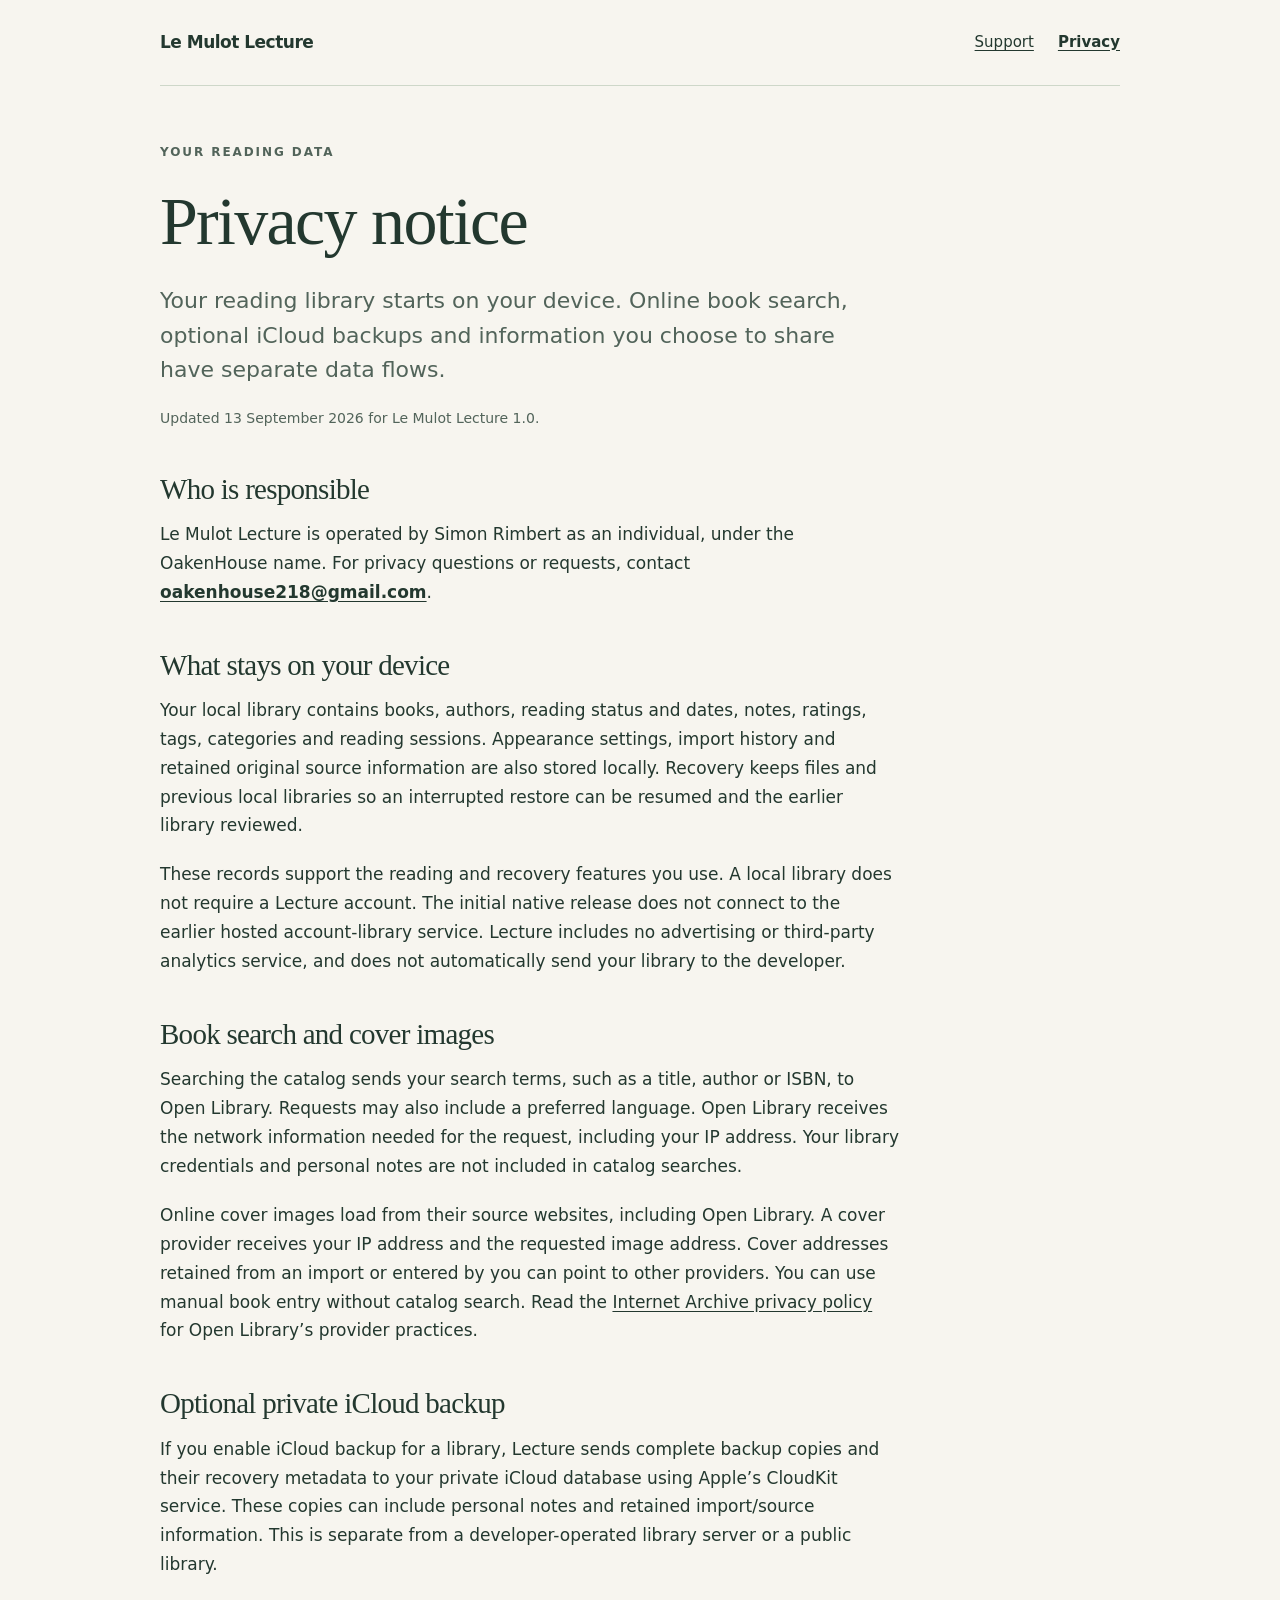
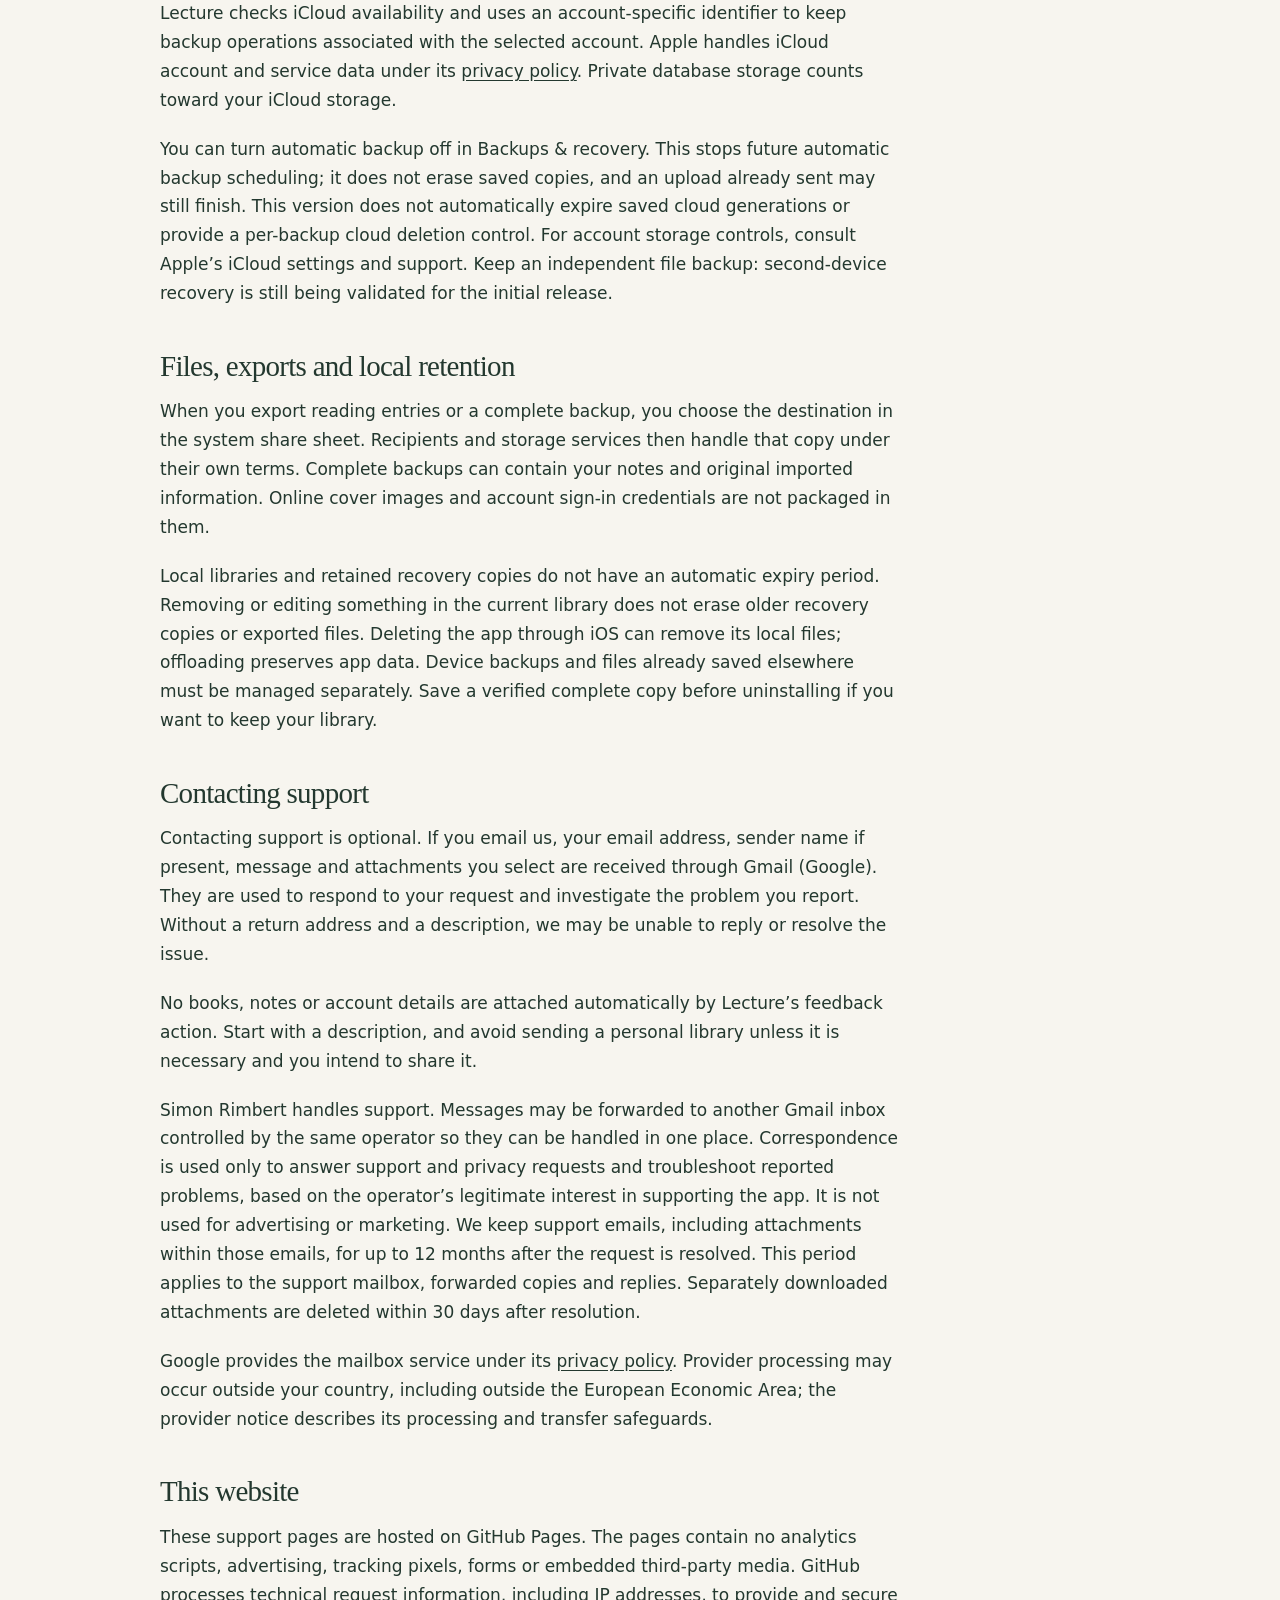
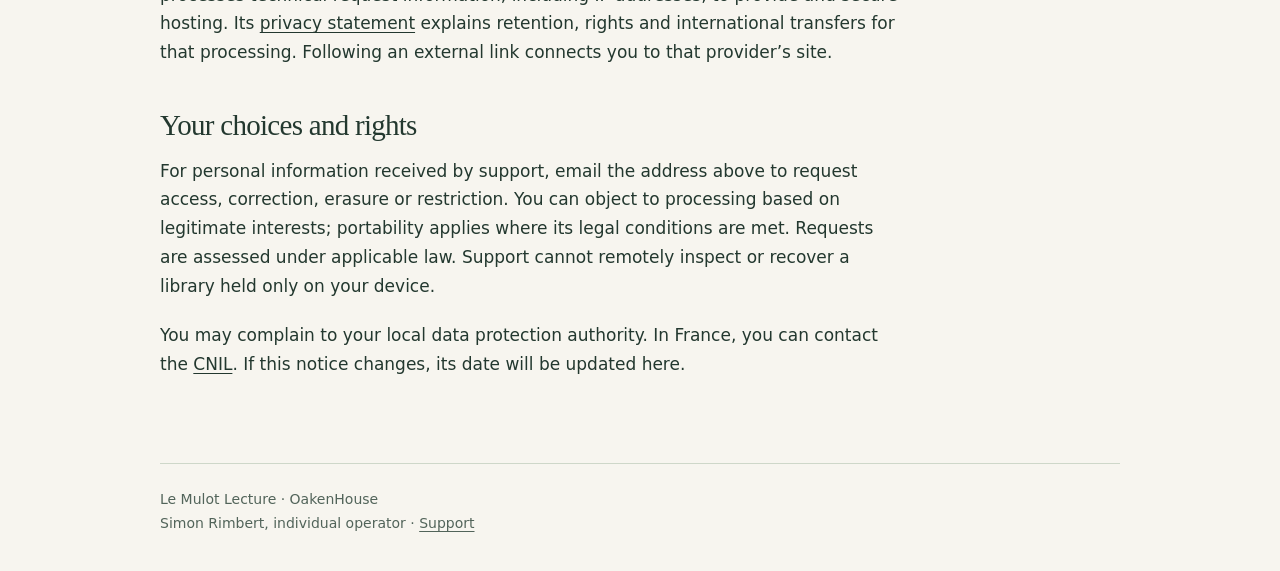
<file: le-mulot-lecture/privacy.html>
<!doctype html>
<html lang="en"><head><meta charset="utf-8"><meta name="viewport" content="width=device-width,initial-scale=1"><meta name="description" content="How Le Mulot Lecture handles local reading data, optional backups, book searches and support correspondence."><title>Privacy · Le Mulot Lecture</title><link rel="stylesheet" href="style.css"></head>
<body><a class="skip" href="#main">Skip to content</a><header><a class="brand" href="index.html">Le Mulot Lecture</a><nav aria-label="Main navigation"><a href="support.html">Support</a><a href="privacy.html" aria-current="page">Privacy</a></nav></header>
<main id="main"><article><p class="eyebrow">Your reading data</p><h1>Privacy notice</h1><p class="lead">Your reading library starts on your device. Online book search, optional iCloud backups and information you choose to share have separate data flows.</p>
<p class="meta">Updated 13 September 2026 for Le Mulot Lecture 1.0.</p>
<h2>Who is responsible</h2><p>Le Mulot Lecture is operated by Simon Rimbert as an individual, under the OakenHouse name. For privacy questions or requests, contact <a class="contact" href="mailto:oakenhouse218@gmail.com">oakenhouse218@gmail.com</a>.</p>
<h2>What stays on your device</h2><p>Your local library contains books, authors, reading status and dates, notes, ratings, tags, categories and reading sessions. Appearance settings, import history and retained original source information are also stored locally. Recovery keeps files and previous local libraries so an interrupted restore can be resumed and the earlier library reviewed.</p><p>These records support the reading and recovery features you use. A local library does not require a Lecture account. The initial native release does not connect to the earlier hosted account-library service. Lecture includes no advertising or third-party analytics service, and does not automatically send your library to the developer.</p>
<h2>Book search and cover images</h2><p>Searching the catalog sends your search terms, such as a title, author or ISBN, to Open Library. Requests may also include a preferred language. Open Library receives the network information needed for the request, including your IP address. Your library credentials and personal notes are not included in catalog searches.</p><p>Online cover images load from their source websites, including Open Library. A cover provider receives your IP address and the requested image address. Cover addresses retained from an import or entered by you can point to other providers. You can use manual book entry without catalog search. Read the <a href="https://archive.org/about/terms">Internet Archive privacy policy</a> for Open Library’s provider practices.</p>
<h2>Optional private iCloud backup</h2><p>If you enable iCloud backup for a library, Lecture sends complete backup copies and their recovery metadata to your private iCloud database using Apple’s CloudKit service. These copies can include personal notes and retained import/source information. This is separate from a developer-operated library server or a public library.</p><p>Lecture checks iCloud availability and uses an account-specific identifier to keep backup operations associated with the selected account. Apple handles iCloud account and service data under its <a href="https://www.apple.com/legal/privacy/en-ww/">privacy policy</a>. Private database storage counts toward your iCloud storage.</p><p>You can turn automatic backup off in Backups &amp; recovery. This stops future automatic backup scheduling; it does not erase saved copies, and an upload already sent may still finish. This version does not automatically expire saved cloud generations or provide a per-backup cloud deletion control. For account storage controls, consult Apple’s iCloud settings and support. Keep an independent file backup: second-device recovery is still being validated for the initial release.</p>
<h2>Files, exports and local retention</h2><p>When you export reading entries or a complete backup, you choose the destination in the system share sheet. Recipients and storage services then handle that copy under their own terms. Complete backups can contain your notes and original imported information. Online cover images and account sign-in credentials are not packaged in them.</p><p>Local libraries and retained recovery copies do not have an automatic expiry period. Removing or editing something in the current library does not erase older recovery copies or exported files. Deleting the app through iOS can remove its local files; offloading preserves app data. Device backups and files already saved elsewhere must be managed separately. Save a verified complete copy before uninstalling if you want to keep your library.</p>
<h2>Contacting support</h2><p>Contacting support is optional. If you email us, your email address, sender name if present, message and attachments you select are received through Gmail (Google). They are used to respond to your request and investigate the problem you report. Without a return address and a description, we may be unable to reply or resolve the issue.</p><p>No books, notes or account details are attached automatically by Lecture’s feedback action. Start with a description, and avoid sending a personal library unless it is necessary and you intend to share it.</p><p id="support-handling">Simon Rimbert handles support. Messages may be forwarded to another Gmail inbox controlled by the same operator so they can be handled in one place. Correspondence is used only to answer support and privacy requests and troubleshoot reported problems, based on the operator’s legitimate interest in supporting the app. It is not used for advertising or marketing. We keep support emails, including attachments within those emails, for up to 12 months after the request is resolved. This period applies to the support mailbox, forwarded copies and replies. Separately downloaded attachments are deleted within 30 days after resolution.</p><p>Google provides the mailbox service under its <a href="https://policies.google.com/privacy?hl=en">privacy policy</a>. Provider processing may occur outside your country, including outside the European Economic Area; the provider notice describes its processing and transfer safeguards.</p>
<h2>This website</h2><p>These support pages are hosted on GitHub Pages. The pages contain no analytics scripts, advertising, tracking pixels, forms or embedded third-party media. GitHub processes technical request information, including IP addresses, to provide and secure hosting. Its <a href="https://docs.github.com/en/site-policy/privacy-policies/github-general-privacy-statement">privacy statement</a> explains retention, rights and international transfers for that processing. Following an external link connects you to that provider’s site.</p>
<h2>Your choices and rights</h2><p>For personal information received by support, email the address above to request access, correction, erasure or restriction. You can object to processing based on legitimate interests; portability applies where its legal conditions are met. Requests are assessed under applicable law. Support cannot remotely inspect or recover a library held only on your device.</p><p>You may complain to your local data protection authority. In France, you can contact the <a href="https://www.cnil.fr/fr/adresser-une-plainte">CNIL</a>. If this notice changes, its date will be updated here.</p></article></main>
<footer>Le Mulot Lecture · OakenHouse<br>Simon Rimbert, individual operator · <a href="support.html">Support</a></footer></body></html>
</file>
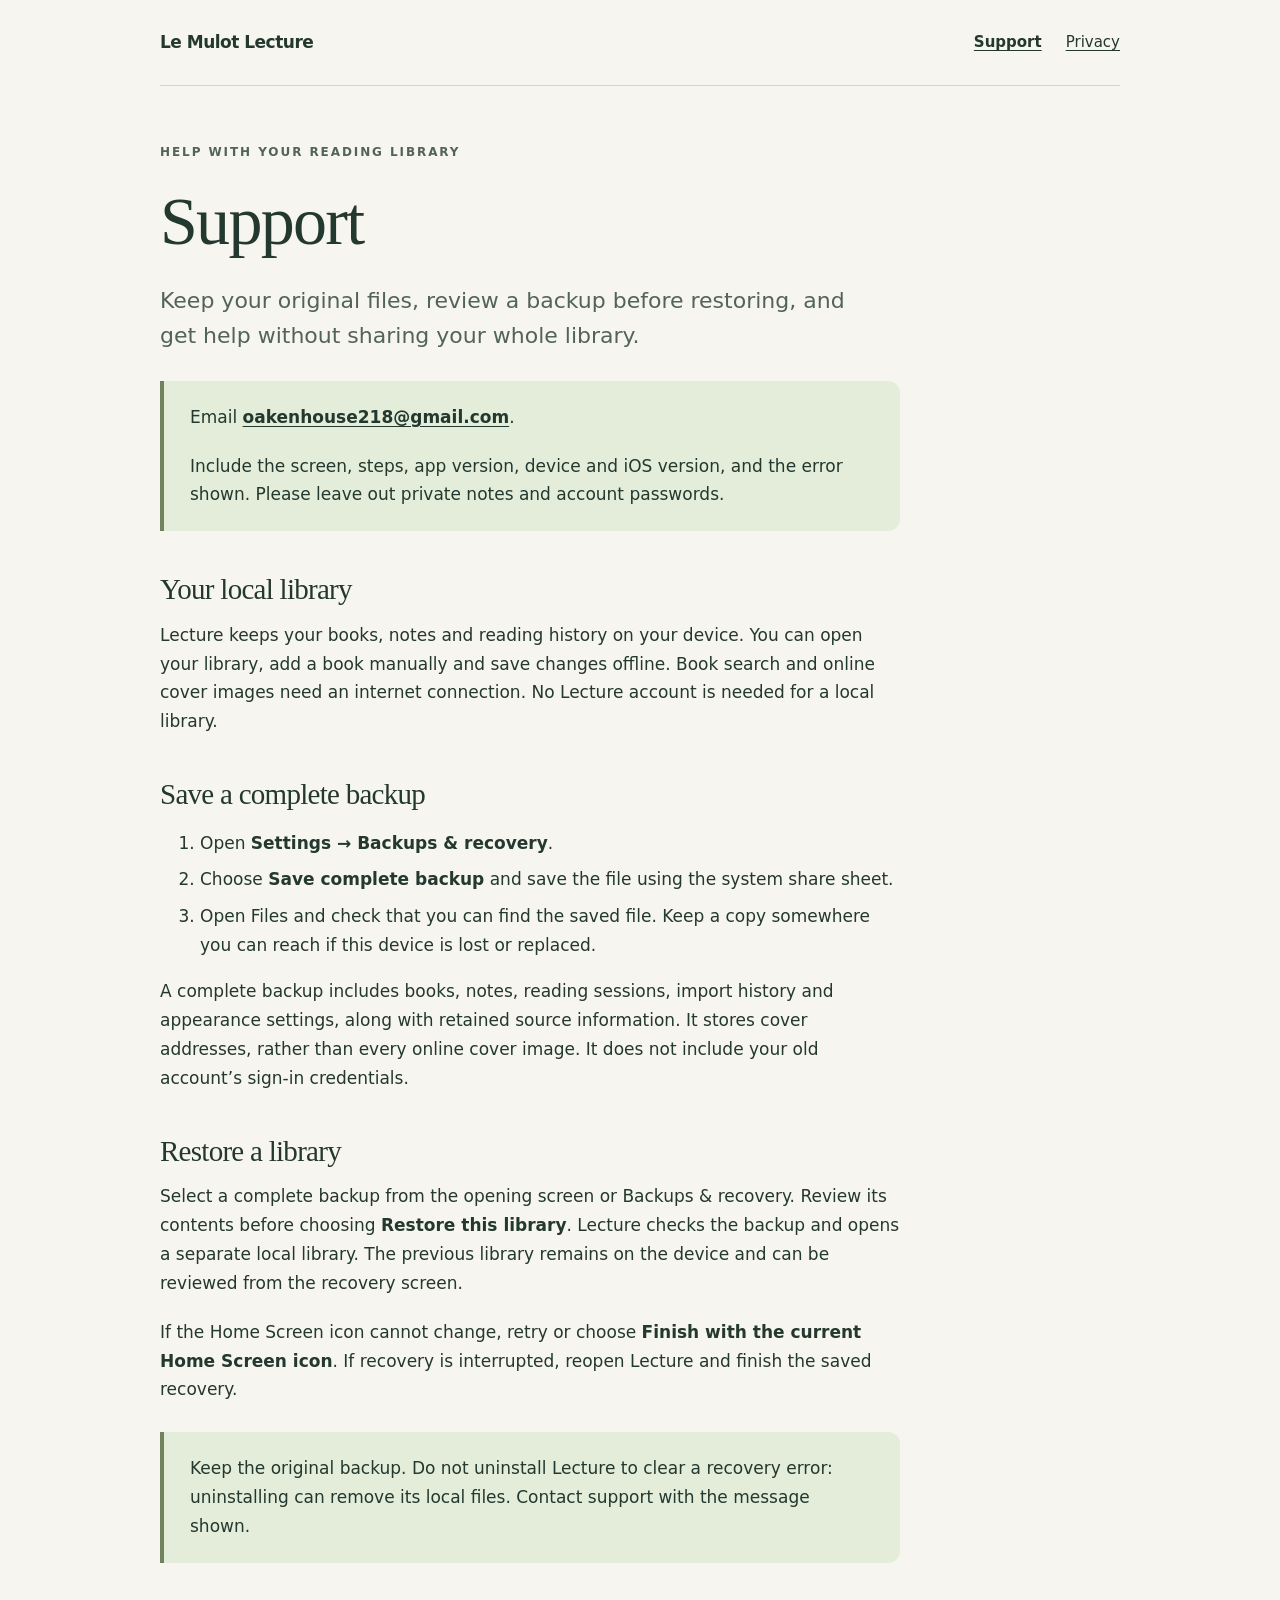
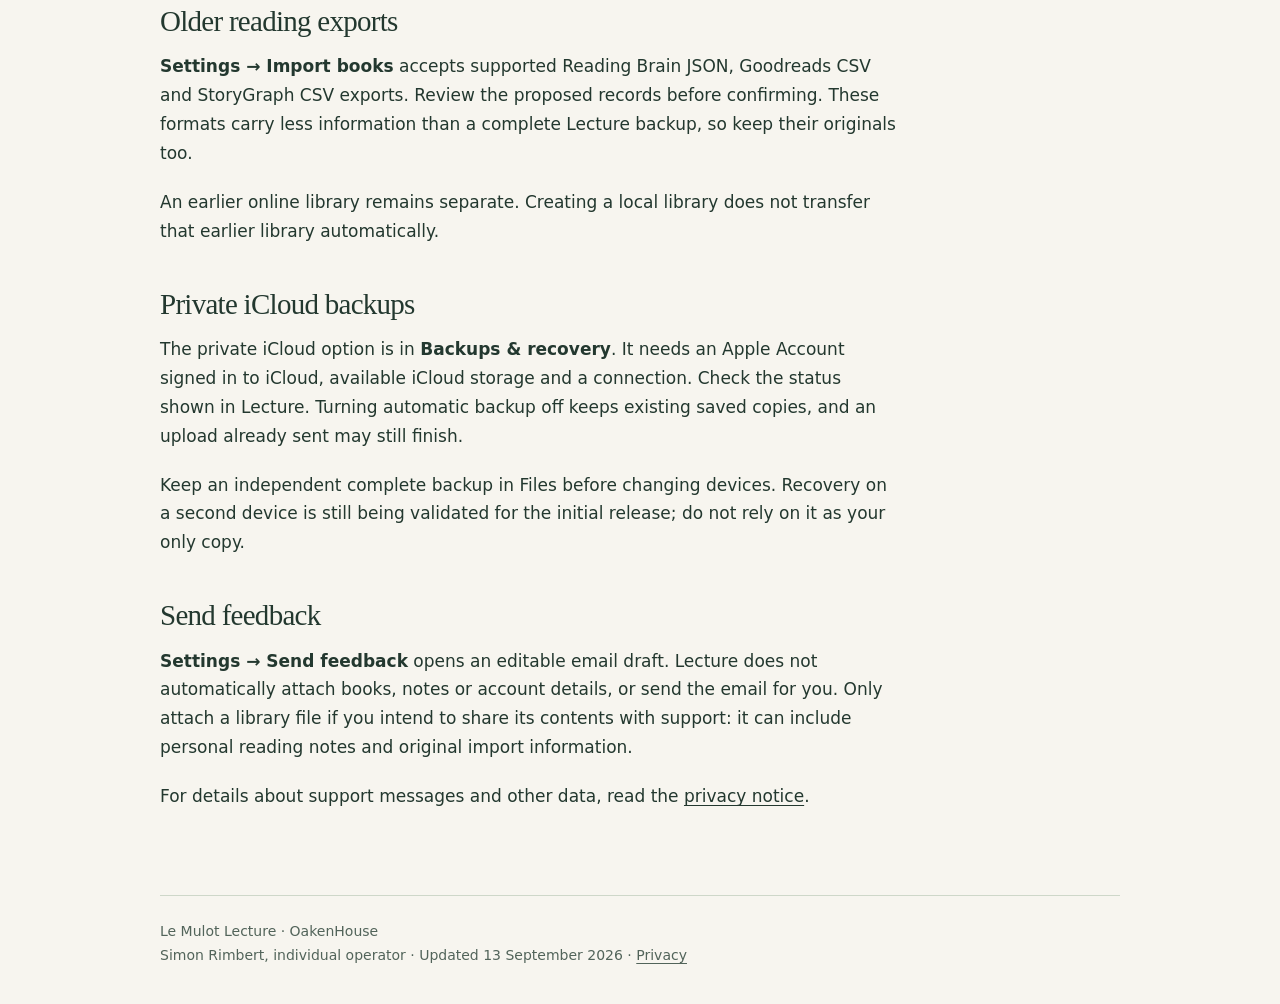
<file: le-mulot-lecture/support.html>
<!doctype html>
<html lang="en"><head><meta charset="utf-8"><meta name="viewport" content="width=device-width,initial-scale=1"><meta name="description" content="Get help with Le Mulot Lecture: local libraries, complete backups, restoration and older reading exports."><title>Support · Le Mulot Lecture</title><link rel="stylesheet" href="style.css"></head>
<body><a class="skip" href="#main">Skip to content</a><header><a class="brand" href="index.html">Le Mulot Lecture</a><nav aria-label="Main navigation"><a href="support.html" aria-current="page">Support</a><a href="privacy.html">Privacy</a></nav></header>
<main id="main"><article><p class="eyebrow">Help with your reading library</p><h1>Support</h1><p class="lead">Keep your original files, review a backup before restoring, and get help without sharing your whole library.</p>
<div class="callout"><p>Email <a class="contact" href="mailto:oakenhouse218@gmail.com?subject=Le%20Mulot%20Lecture%20support">oakenhouse218@gmail.com</a>.</p><p>Include the screen, steps, app version, device and iOS version, and the error shown. Please leave out private notes and account passwords.</p></div>
<h2>Your local library</h2><p>Lecture keeps your books, notes and reading history on your device. You can open your library, add a book manually and save changes offline. Book search and online cover images need an internet connection. No Lecture account is needed for a local library.</p>
<h2>Save a complete backup</h2><ol><li>Open <strong>Settings → Backups &amp; recovery</strong>.</li><li>Choose <strong>Save complete backup</strong> and save the file using the system share sheet.</li><li>Open Files and check that you can find the saved file. Keep a copy somewhere you can reach if this device is lost or replaced.</li></ol><p>A complete backup includes books, notes, reading sessions, import history and appearance settings, along with retained source information. It stores cover addresses, rather than every online cover image. It does not include your old account’s sign-in credentials.</p>
<h2>Restore a library</h2><p>Select a complete backup from the opening screen or Backups &amp; recovery. Review its contents before choosing <strong>Restore this library</strong>. Lecture checks the backup and opens a separate local library. The previous library remains on the device and can be reviewed from the recovery screen.</p><p>If the Home Screen icon cannot change, retry or choose <strong>Finish with the current Home Screen icon</strong>. If recovery is interrupted, reopen Lecture and finish the saved recovery.</p><div class="callout"><p>Keep the original backup. Do not uninstall Lecture to clear a recovery error: uninstalling can remove its local files. Contact support with the message shown.</p></div>
<h2>Older reading exports</h2><p><strong>Settings → Import books</strong> accepts supported Reading Brain JSON, Goodreads CSV and StoryGraph CSV exports. Review the proposed records before confirming. These formats carry less information than a complete Lecture backup, so keep their originals too.</p><p>An earlier online library remains separate. Creating a local library does not transfer that earlier library automatically.</p>
<h2>Private iCloud backups</h2><p>The private iCloud option is in <strong>Backups &amp; recovery</strong>. It needs an Apple Account signed in to iCloud, available iCloud storage and a connection. Check the status shown in Lecture. Turning automatic backup off keeps existing saved copies, and an upload already sent may still finish.</p><p>Keep an independent complete backup in Files before changing devices. Recovery on a second device is still being validated for the initial release; do not rely on it as your only copy.</p>
<h2>Send feedback</h2><p><strong>Settings → Send feedback</strong> opens an editable email draft. Lecture does not automatically attach books, notes or account details, or send the email for you. Only attach a library file if you intend to share its contents with support: it can include personal reading notes and original import information.</p><p>For details about support messages and other data, read the <a href="privacy.html">privacy notice</a>.</p></article></main>
<footer>Le Mulot Lecture · OakenHouse<br>Simon Rimbert, individual operator · Updated 13 September 2026 · <a href="privacy.html">Privacy</a></footer></body></html>
</file>
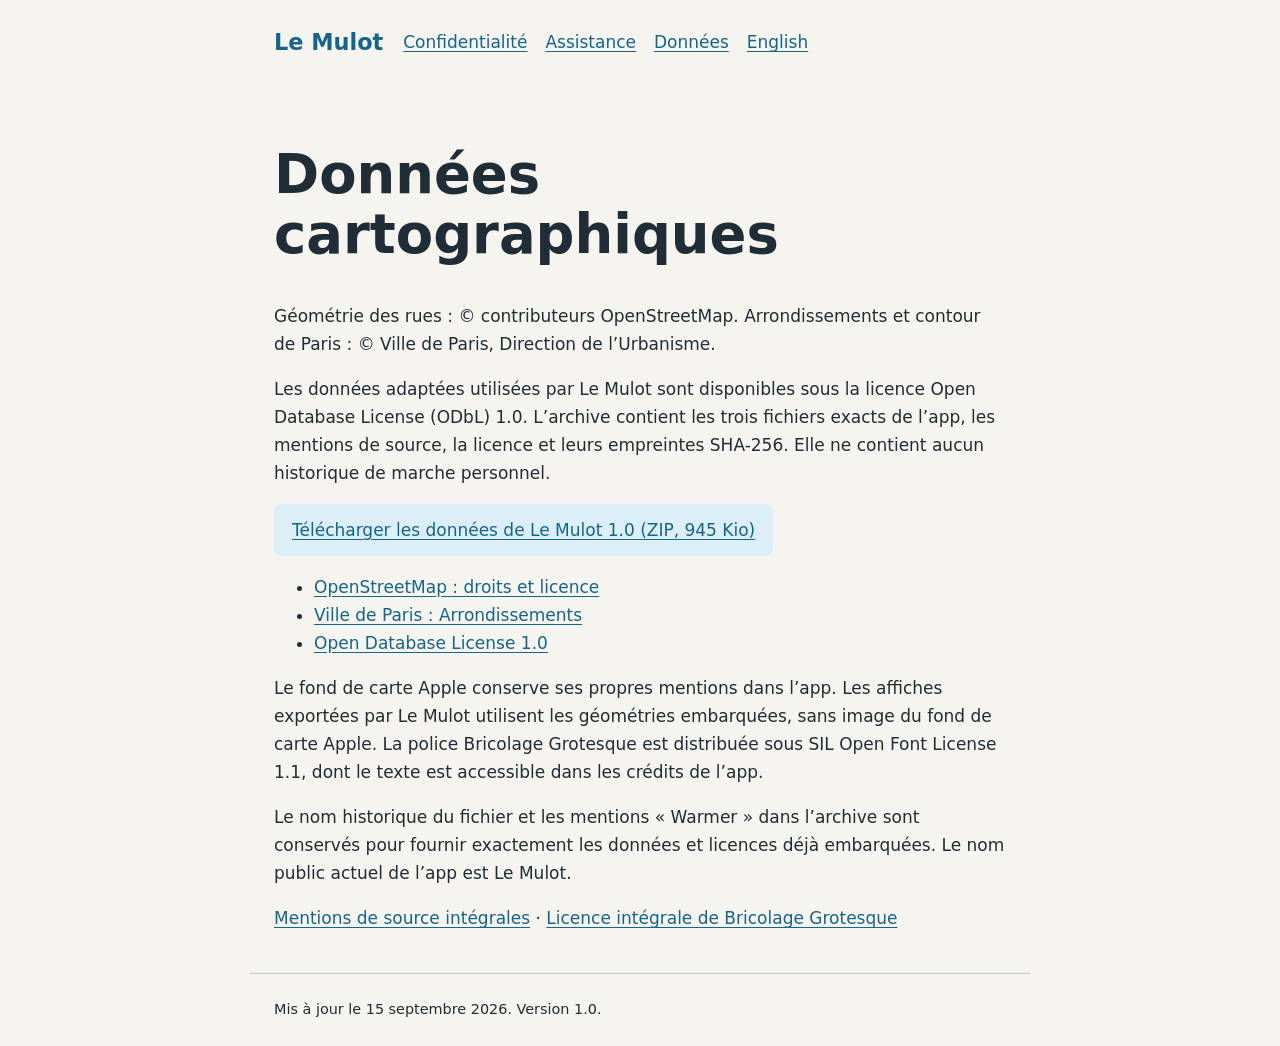
<file: le-mulot/credits.html>
<!doctype html><html lang="fr"><head><meta charset="utf-8"><meta name="viewport" content="width=device-width,initial-scale=1"><title>Données cartographiques · Le Mulot</title><link rel="stylesheet" href="style.css"></head><body><header><a class="brand" href="index.html">Le Mulot</a><nav aria-label="Navigation"><a href="privacy.html">Confidentialité</a><a href="support.html">Assistance</a><a href="credits.html">Données</a><a href="en/credits.html" lang="en">English</a></nav></header><main><h1>Données cartographiques</h1><p>Géométrie des rues : © contributeurs OpenStreetMap. Arrondissements et contour de Paris : © Ville de Paris, Direction de l’Urbanisme.</p><p>Les données adaptées utilisées par Le Mulot sont disponibles sous la licence Open Database License (ODbL) 1.0. L’archive contient les trois fichiers exacts de l’app, les mentions de source, la licence et leurs empreintes SHA-256. Elle ne contient aucun historique de marche personnel.</p><p><a class="download" href="downloads/warmer-map-data-1.0.zip">Télécharger les données de Le Mulot 1.0 (ZIP, 945 Kio)</a></p><ul><li><a href="https://www.openstreetmap.org/copyright">OpenStreetMap : droits et licence</a></li><li><a href="https://opendata.paris.fr/explore/dataset/arrondissements/">Ville de Paris : Arrondissements</a></li><li><a href="https://opendatacommons.org/licenses/odbl/1-0/">Open Database License 1.0</a></li></ul><p>Le fond de carte Apple conserve ses propres mentions dans l’app. Les affiches exportées par Le Mulot utilisent les géométries embarquées, sans image du fond de carte Apple. La police Bricolage Grotesque est distribuée sous SIL Open Font License 1.1, dont le texte est accessible dans les crédits de l’app.</p><p>Le nom historique du fichier et les mentions « Warmer » dans l’archive sont conservés pour fournir exactement les données et licences déjà embarquées. Le nom public actuel de l’app est Le Mulot.</p><p><a href="downloads/MapData-NOTICE.txt">Mentions de source intégrales</a> · <a href="downloads/OFL-Bricolage-Grotesque.txt">Licence intégrale de Bricolage Grotesque</a></p></main><footer>Mis à jour le 15 septembre 2026. Version 1.0.</footer></body></html>
</file>
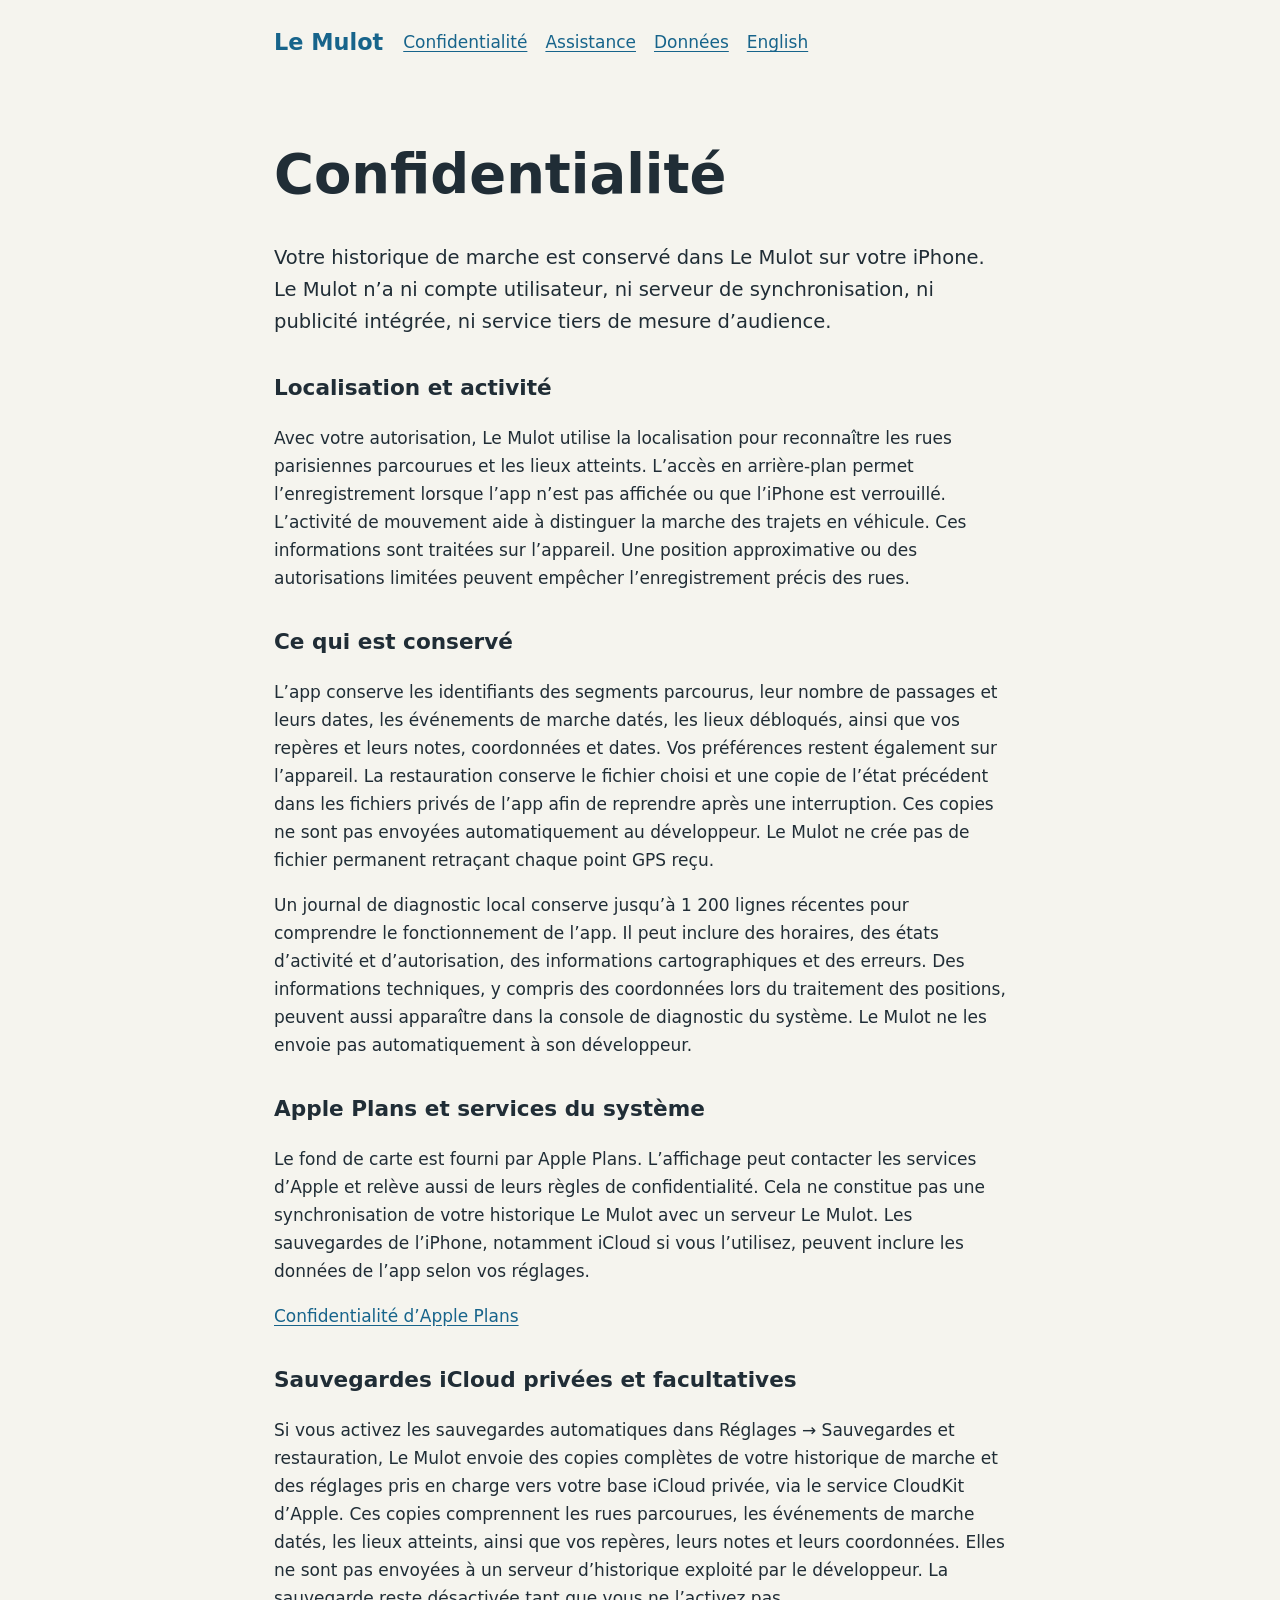
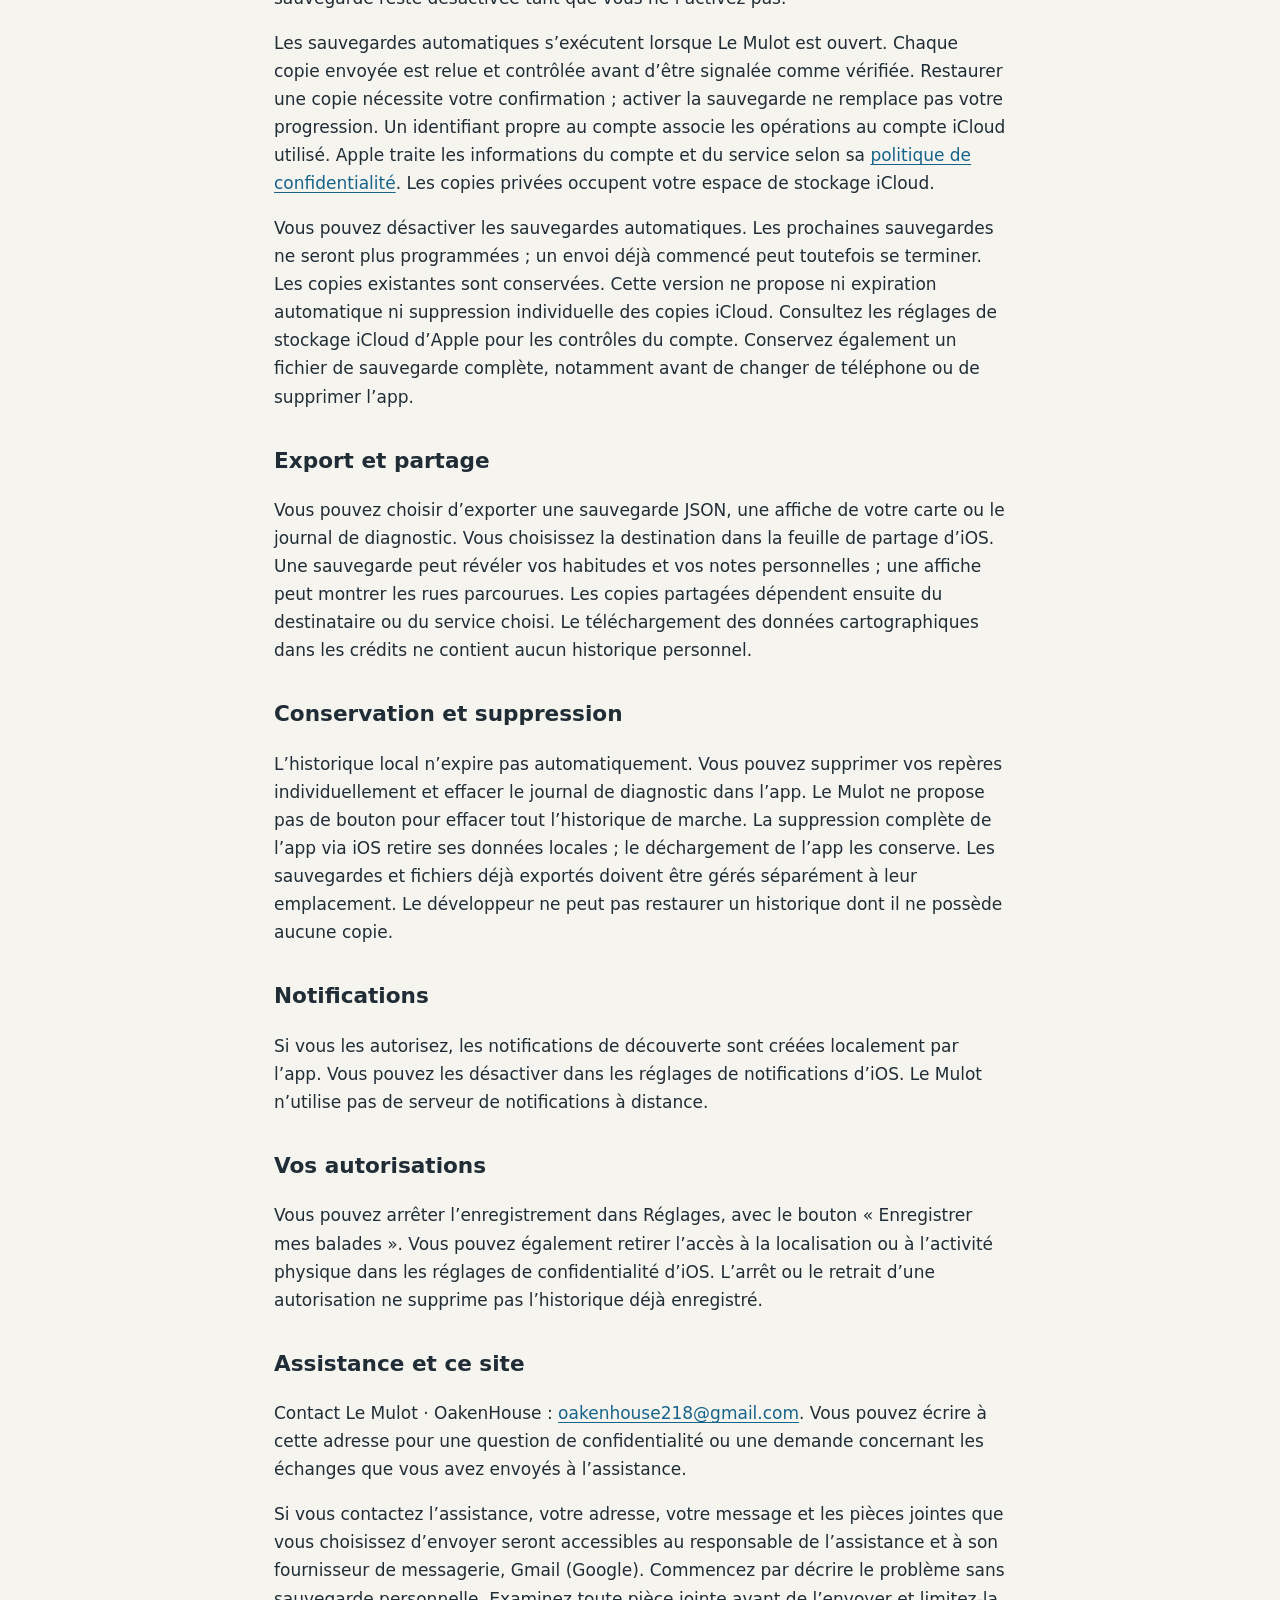
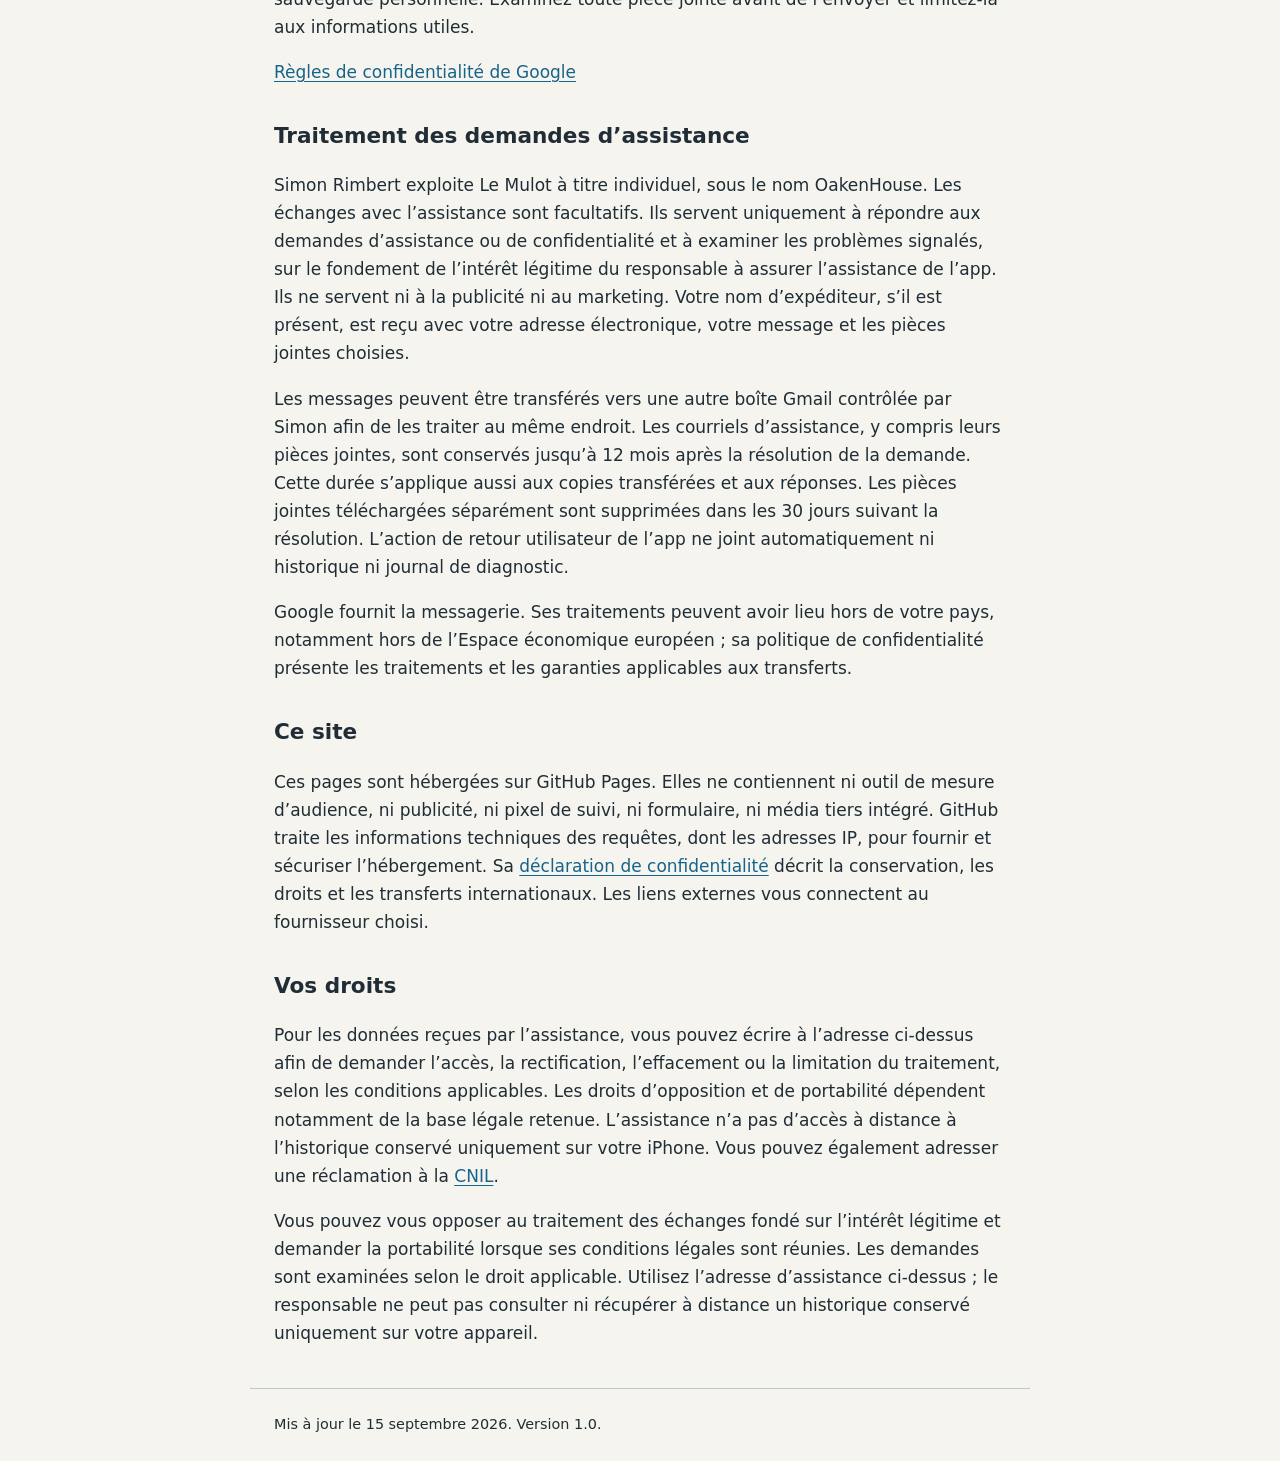
<file: le-mulot/privacy.html>
<!doctype html><html lang="fr"><head><meta charset="utf-8"><meta name="viewport" content="width=device-width,initial-scale=1"><title>Confidentialité · Le Mulot</title><link rel="stylesheet" href="style.css"></head><body><header><a class="brand" href="index.html">Le Mulot</a><nav aria-label="Navigation"><a href="privacy.html">Confidentialité</a><a href="support.html">Assistance</a><a href="credits.html">Données</a><a href="en/privacy.html" lang="en">English</a></nav></header><main><h1>Confidentialité</h1><p class="lead">Votre historique de marche est conservé dans Le Mulot sur votre iPhone. Le Mulot n’a ni compte utilisateur, ni serveur de synchronisation, ni publicité intégrée, ni service tiers de mesure d’audience.</p>
<h2>Localisation et activité</h2><p>Avec votre autorisation, Le Mulot utilise la localisation pour reconnaître les rues parisiennes parcourues et les lieux atteints. L’accès en arrière-plan permet l’enregistrement lorsque l’app n’est pas affichée ou que l’iPhone est verrouillé. L’activité de mouvement aide à distinguer la marche des trajets en véhicule. Ces informations sont traitées sur l’appareil. Une position approximative ou des autorisations limitées peuvent empêcher l’enregistrement précis des rues.</p>
<h2>Ce qui est conservé</h2><p>L’app conserve les identifiants des segments parcourus, leur nombre de passages et leurs dates, les événements de marche datés, les lieux débloqués, ainsi que vos repères et leurs notes, coordonnées et dates. Vos préférences restent également sur l’appareil. La restauration conserve le fichier choisi et une copie de l’état précédent dans les fichiers privés de l’app afin de reprendre après une interruption. Ces copies ne sont pas envoyées automatiquement au développeur. Le Mulot ne crée pas de fichier permanent retraçant chaque point GPS reçu.</p><p>Un journal de diagnostic local conserve jusqu’à 1 200 lignes récentes pour comprendre le fonctionnement de l’app. Il peut inclure des horaires, des états d’activité et d’autorisation, des informations cartographiques et des erreurs. Des informations techniques, y compris des coordonnées lors du traitement des positions, peuvent aussi apparaître dans la console de diagnostic du système. Le Mulot ne les envoie pas automatiquement à son développeur.</p>
<h2>Apple Plans et services du système</h2><p>Le fond de carte est fourni par Apple Plans. L’affichage peut contacter les services d’Apple et relève aussi de leurs règles de confidentialité. Cela ne constitue pas une synchronisation de votre historique Le Mulot avec un serveur Le Mulot. Les sauvegardes de l’iPhone, notamment iCloud si vous l’utilisez, peuvent inclure les données de l’app selon vos réglages.</p><p><a href="https://www.apple.com/legal/privacy/data/fr/apple-maps/">Confidentialité d’Apple Plans</a></p>
<h2>Sauvegardes iCloud privées et facultatives</h2><p>Si vous activez les sauvegardes automatiques dans Réglages → Sauvegardes et restauration, Le Mulot envoie des copies complètes de votre historique de marche et des réglages pris en charge vers votre base iCloud privée, via le service CloudKit d’Apple. Ces copies comprennent les rues parcourues, les événements de marche datés, les lieux atteints, ainsi que vos repères, leurs notes et leurs coordonnées. Elles ne sont pas envoyées à un serveur d’historique exploité par le développeur. La sauvegarde reste désactivée tant que vous ne l’activez pas.</p><p>Les sauvegardes automatiques s’exécutent lorsque Le Mulot est ouvert. Chaque copie envoyée est relue et contrôlée avant d’être signalée comme vérifiée. Restaurer une copie nécessite votre confirmation ; activer la sauvegarde ne remplace pas votre progression. Un identifiant propre au compte associe les opérations au compte iCloud utilisé. Apple traite les informations du compte et du service selon sa <a href="https://www.apple.com/legal/privacy/fr-ww/">politique de confidentialité</a>. Les copies privées occupent votre espace de stockage iCloud.</p><p>Vous pouvez désactiver les sauvegardes automatiques. Les prochaines sauvegardes ne seront plus programmées ; un envoi déjà commencé peut toutefois se terminer. Les copies existantes sont conservées. Cette version ne propose ni expiration automatique ni suppression individuelle des copies iCloud. Consultez les réglages de stockage iCloud d’Apple pour les contrôles du compte. Conservez également un fichier de sauvegarde complète, notamment avant de changer de téléphone ou de supprimer l’app.</p>
<h2>Export et partage</h2><p>Vous pouvez choisir d’exporter une sauvegarde JSON, une affiche de votre carte ou le journal de diagnostic. Vous choisissez la destination dans la feuille de partage d’iOS. Une sauvegarde peut révéler vos habitudes et vos notes personnelles ; une affiche peut montrer les rues parcourues. Les copies partagées dépendent ensuite du destinataire ou du service choisi. Le téléchargement des données cartographiques dans les crédits ne contient aucun historique personnel.</p>
<h2>Conservation et suppression</h2><p>L’historique local n’expire pas automatiquement. Vous pouvez supprimer vos repères individuellement et effacer le journal de diagnostic dans l’app. Le Mulot ne propose pas de bouton pour effacer tout l’historique de marche. La suppression complète de l’app via iOS retire ses données locales ; le déchargement de l’app les conserve. Les sauvegardes et fichiers déjà exportés doivent être gérés séparément à leur emplacement. Le développeur ne peut pas restaurer un historique dont il ne possède aucune copie.</p>
<h2>Notifications</h2><p>Si vous les autorisez, les notifications de découverte sont créées localement par l’app. Vous pouvez les désactiver dans les réglages de notifications d’iOS. Le Mulot n’utilise pas de serveur de notifications à distance.</p><h2>Vos autorisations</h2><p>Vous pouvez arrêter l’enregistrement dans Réglages, avec le bouton « Enregistrer mes balades ». Vous pouvez également retirer l’accès à la localisation ou à l’activité physique dans les réglages de confidentialité d’iOS. L’arrêt ou le retrait d’une autorisation ne supprime pas l’historique déjà enregistré.</p>
<h2>Assistance et ce site</h2><p>Contact Le Mulot · OakenHouse : <a href="mailto:oakenhouse218@gmail.com">oakenhouse218@gmail.com</a>. Vous pouvez écrire à cette adresse pour une question de confidentialité ou une demande concernant les échanges que vous avez envoyés à l’assistance.</p><p>Si vous contactez l’assistance, votre adresse, votre message et les pièces jointes que vous choisissez d’envoyer seront accessibles au responsable de l’assistance et à son fournisseur de messagerie, Gmail (Google). Commencez par décrire le problème sans sauvegarde personnelle. Examinez toute pièce jointe avant de l’envoyer et limitez-la aux informations utiles.</p><p><a href="https://policies.google.com/privacy?hl=fr">Règles de confidentialité de Google</a></p><h2>Traitement des demandes d’assistance</h2><p>Simon Rimbert exploite Le Mulot à titre individuel, sous le nom OakenHouse. Les échanges avec l’assistance sont facultatifs. Ils servent uniquement à répondre aux demandes d’assistance ou de confidentialité et à examiner les problèmes signalés, sur le fondement de l’intérêt légitime du responsable à assurer l’assistance de l’app. Ils ne servent ni à la publicité ni au marketing. Votre nom d’expéditeur, s’il est présent, est reçu avec votre adresse électronique, votre message et les pièces jointes choisies.</p><p>Les messages peuvent être transférés vers une autre boîte Gmail contrôlée par Simon afin de les traiter au même endroit. Les courriels d’assistance, y compris leurs pièces jointes, sont conservés jusqu’à 12 mois après la résolution de la demande. Cette durée s’applique aussi aux copies transférées et aux réponses. Les pièces jointes téléchargées séparément sont supprimées dans les 30 jours suivant la résolution. L’action de retour utilisateur de l’app ne joint automatiquement ni historique ni journal de diagnostic.</p><p>Google fournit la messagerie. Ses traitements peuvent avoir lieu hors de votre pays, notamment hors de l’Espace économique européen ; sa politique de confidentialité présente les traitements et les garanties applicables aux transferts.</p><h2>Ce site</h2><p>Ces pages sont hébergées sur GitHub Pages. Elles ne contiennent ni outil de mesure d’audience, ni publicité, ni pixel de suivi, ni formulaire, ni média tiers intégré. GitHub traite les informations techniques des requêtes, dont les adresses IP, pour fournir et sécuriser l’hébergement. Sa <a href="https://docs.github.com/en/site-policy/privacy-policies/github-general-privacy-statement">déclaration de confidentialité</a> décrit la conservation, les droits et les transferts internationaux. Les liens externes vous connectent au fournisseur choisi.</p><h2>Vos droits</h2><p>Pour les données reçues par l’assistance, vous pouvez écrire à l’adresse ci-dessus afin de demander l’accès, la rectification, l’effacement ou la limitation du traitement, selon les conditions applicables. Les droits d’opposition et de portabilité dépendent notamment de la base légale retenue. L’assistance n’a pas d’accès à distance à l’historique conservé uniquement sur votre iPhone. Vous pouvez également adresser une réclamation à la <a href="https://www.cnil.fr/fr/adresser-une-plainte">CNIL</a>.</p><p>Vous pouvez vous opposer au traitement des échanges fondé sur l’intérêt légitime et demander la portabilité lorsque ses conditions légales sont réunies. Les demandes sont examinées selon le droit applicable. Utilisez l’adresse d’assistance ci-dessus ; le responsable ne peut pas consulter ni récupérer à distance un historique conservé uniquement sur votre appareil.</p></main><footer>Mis à jour le 15 septembre 2026. Version 1.0.</footer></body></html>
</file>
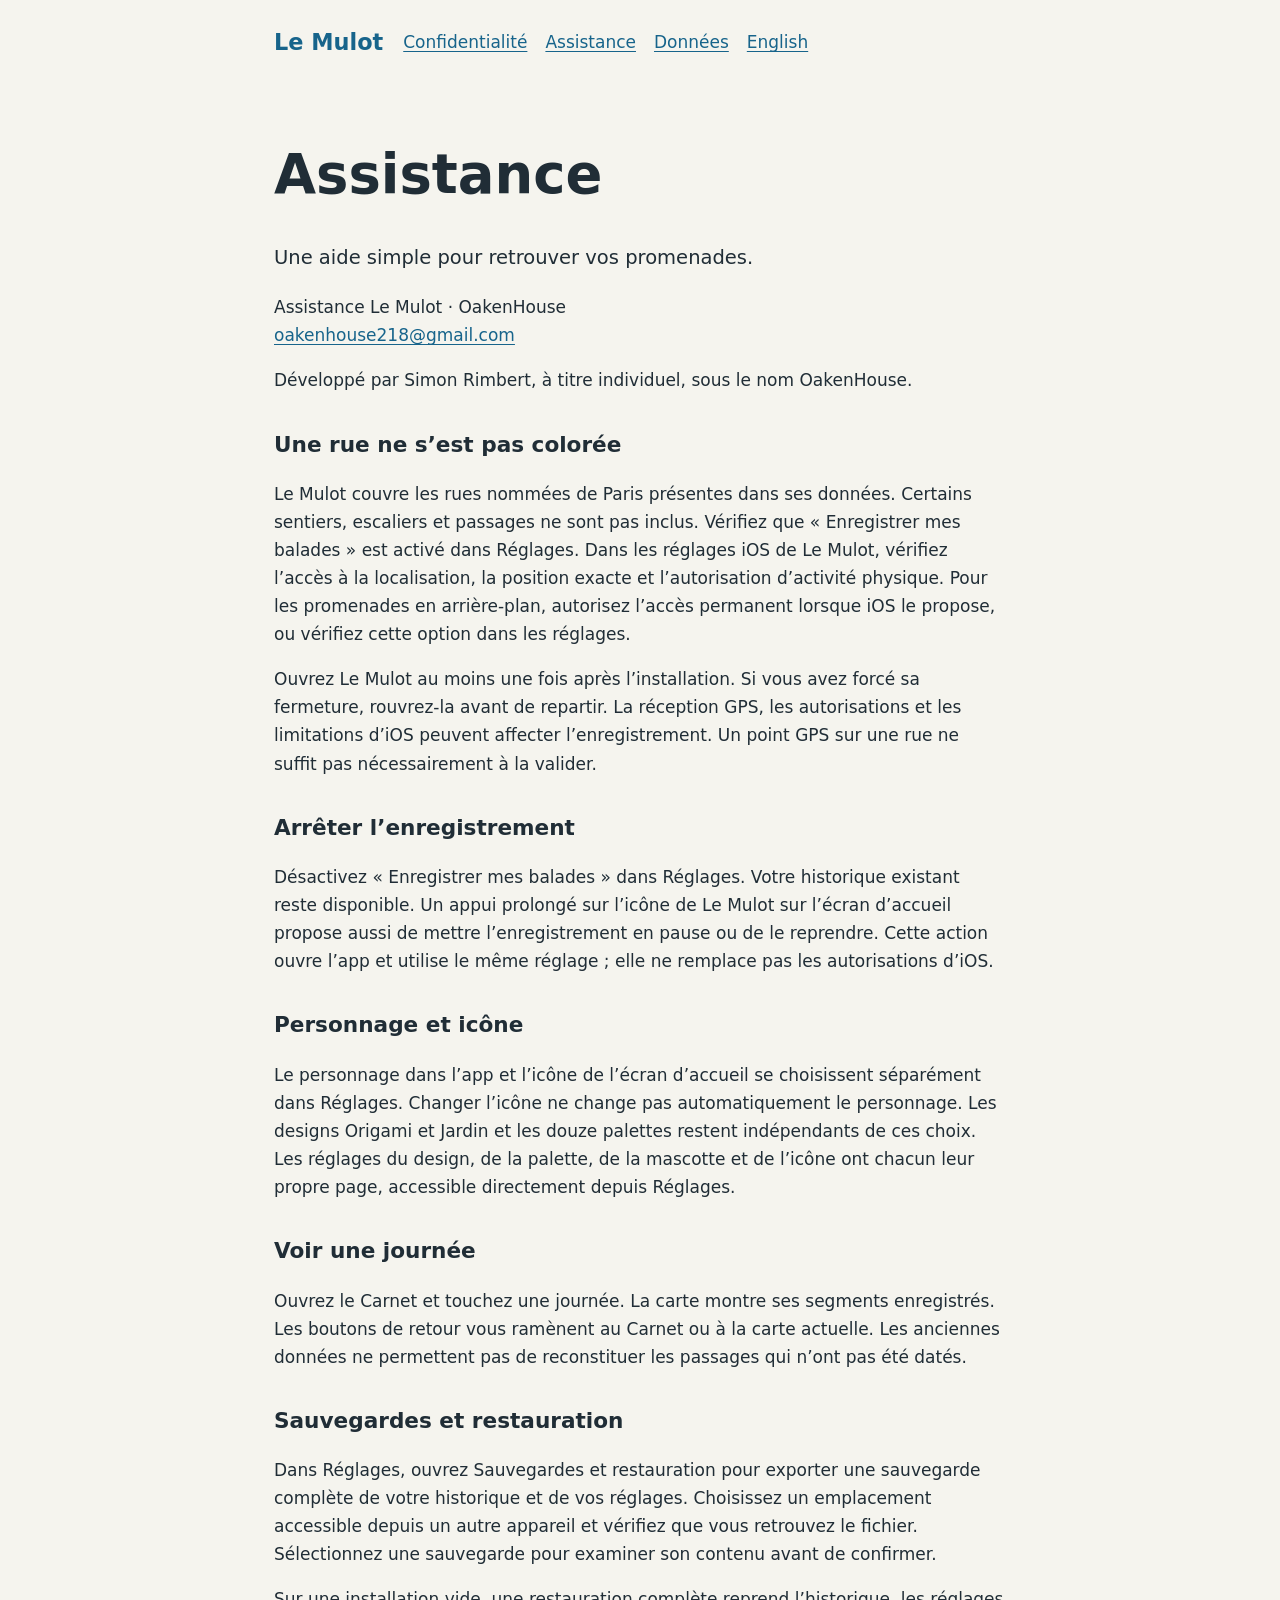
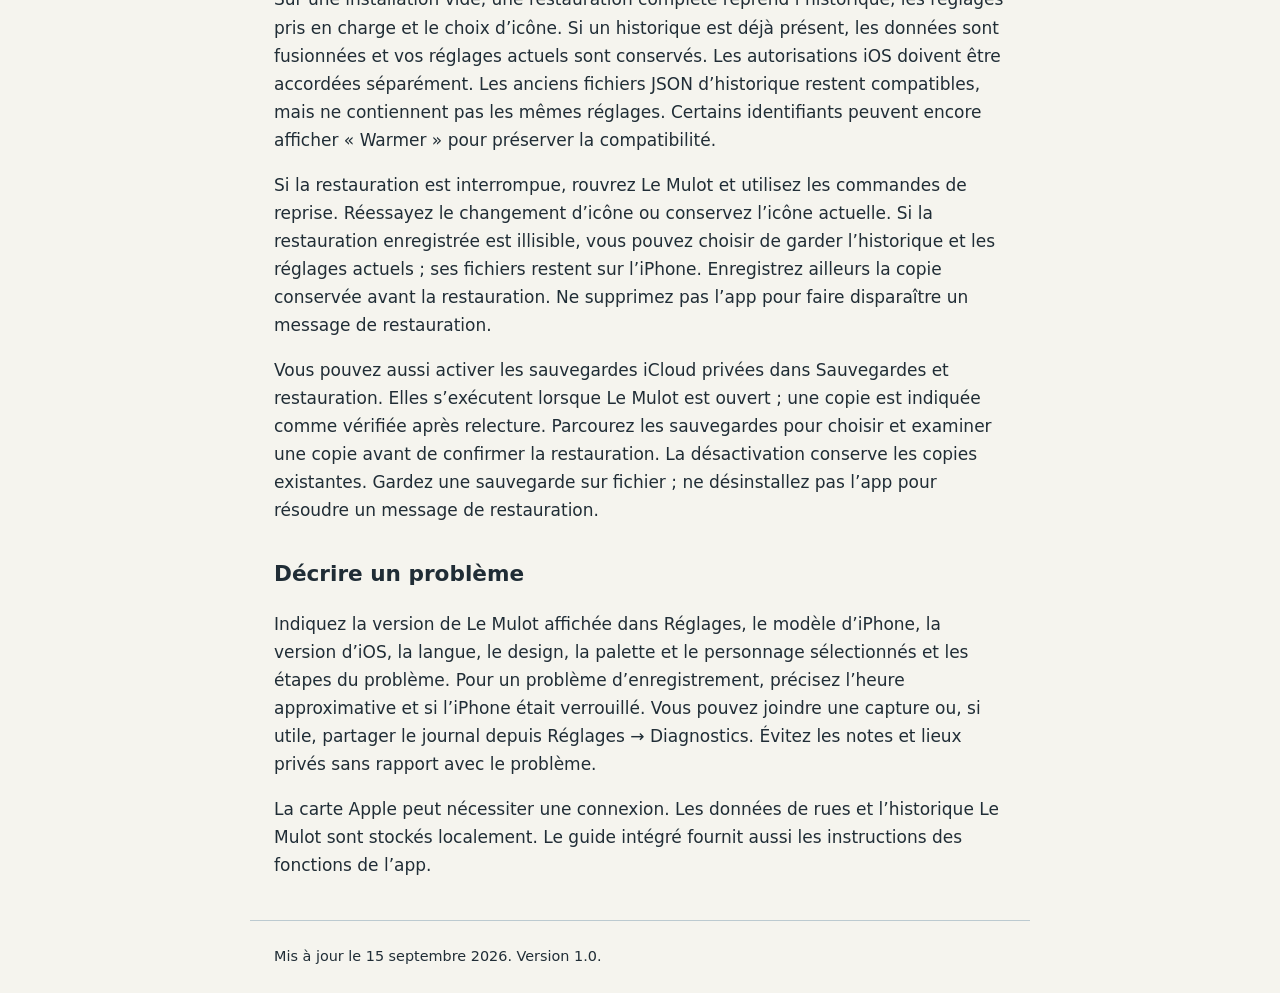
<file: le-mulot/support.html>
<!doctype html><html lang="fr"><head><meta charset="utf-8"><meta name="viewport" content="width=device-width,initial-scale=1"><title>Assistance · Le Mulot</title><link rel="stylesheet" href="style.css"></head><body><header><a class="brand" href="index.html">Le Mulot</a><nav aria-label="Navigation"><a href="privacy.html">Confidentialité</a><a href="support.html">Assistance</a><a href="credits.html">Données</a><a href="en/support.html" lang="en">English</a></nav></header><main><h1>Assistance</h1><p class="lead">Une aide simple pour retrouver vos promenades.</p><p>Assistance Le Mulot · OakenHouse<br><a href="mailto:oakenhouse218@gmail.com">oakenhouse218@gmail.com</a></p><p>Développé par Simon Rimbert, à titre individuel, sous le nom OakenHouse.</p>
<h2>Une rue ne s’est pas colorée</h2><p>Le Mulot couvre les rues nommées de Paris présentes dans ses données. Certains sentiers, escaliers et passages ne sont pas inclus. Vérifiez que « Enregistrer mes balades » est activé dans Réglages. Dans les réglages iOS de Le Mulot, vérifiez l’accès à la localisation, la position exacte et l’autorisation d’activité physique. Pour les promenades en arrière-plan, autorisez l’accès permanent lorsque iOS le propose, ou vérifiez cette option dans les réglages.</p><p>Ouvrez Le Mulot au moins une fois après l’installation. Si vous avez forcé sa fermeture, rouvrez-la avant de repartir. La réception GPS, les autorisations et les limitations d’iOS peuvent affecter l’enregistrement. Un point GPS sur une rue ne suffit pas nécessairement à la valider.</p>
<h2>Arrêter l’enregistrement</h2><p>Désactivez « Enregistrer mes balades » dans Réglages. Votre historique existant reste disponible. Un appui prolongé sur l’icône de Le Mulot sur l’écran d’accueil propose aussi de mettre l’enregistrement en pause ou de le reprendre. Cette action ouvre l’app et utilise le même réglage ; elle ne remplace pas les autorisations d’iOS.</p>
<h2>Personnage et icône</h2><p>Le personnage dans l’app et l’icône de l’écran d’accueil se choisissent séparément dans Réglages. Changer l’icône ne change pas automatiquement le personnage. Les designs Origami et Jardin et les douze palettes restent indépendants de ces choix. Les réglages du design, de la palette, de la mascotte et de l’icône ont chacun leur propre page, accessible directement depuis Réglages.</p><h2>Voir une journée</h2><p>Ouvrez le Carnet et touchez une journée. La carte montre ses segments enregistrés. Les boutons de retour vous ramènent au Carnet ou à la carte actuelle. Les anciennes données ne permettent pas de reconstituer les passages qui n’ont pas été datés.</p>
<h2>Sauvegardes et restauration</h2><p>Dans Réglages, ouvrez Sauvegardes et restauration pour exporter une sauvegarde complète de votre historique et de vos réglages. Choisissez un emplacement accessible depuis un autre appareil et vérifiez que vous retrouvez le fichier. Sélectionnez une sauvegarde pour examiner son contenu avant de confirmer.</p><p>Sur une installation vide, une restauration complète reprend l’historique, les réglages pris en charge et le choix d’icône. Si un historique est déjà présent, les données sont fusionnées et vos réglages actuels sont conservés. Les autorisations iOS doivent être accordées séparément. Les anciens fichiers JSON d’historique restent compatibles, mais ne contiennent pas les mêmes réglages. Certains identifiants peuvent encore afficher « Warmer » pour préserver la compatibilité.</p><p>Si la restauration est interrompue, rouvrez Le Mulot et utilisez les commandes de reprise. Réessayez le changement d’icône ou conservez l’icône actuelle. Si la restauration enregistrée est illisible, vous pouvez choisir de garder l’historique et les réglages actuels ; ses fichiers restent sur l’iPhone. Enregistrez ailleurs la copie conservée avant la restauration. Ne supprimez pas l’app pour faire disparaître un message de restauration.</p>
<p>Vous pouvez aussi activer les sauvegardes iCloud privées dans Sauvegardes et restauration. Elles s’exécutent lorsque Le Mulot est ouvert ; une copie est indiquée comme vérifiée après relecture. Parcourez les sauvegardes pour choisir et examiner une copie avant de confirmer la restauration. La désactivation conserve les copies existantes. Gardez une sauvegarde sur fichier ; ne désinstallez pas l’app pour résoudre un message de restauration.</p>
<h2>Décrire un problème</h2><p>Indiquez la version de Le Mulot affichée dans Réglages, le modèle d’iPhone, la version d’iOS, la langue, le design, la palette et le personnage sélectionnés et les étapes du problème. Pour un problème d’enregistrement, précisez l’heure approximative et si l’iPhone était verrouillé. Vous pouvez joindre une capture ou, si utile, partager le journal depuis Réglages → Diagnostics. Évitez les notes et lieux privés sans rapport avec le problème.</p><p>La carte Apple peut nécessiter une connexion. Les données de rues et l’historique Le Mulot sont stockés localement. Le guide intégré fournit aussi les instructions des fonctions de l’app.</p></main><footer>Mis à jour le 15 septembre 2026. Version 1.0.</footer></body></html>
</file>
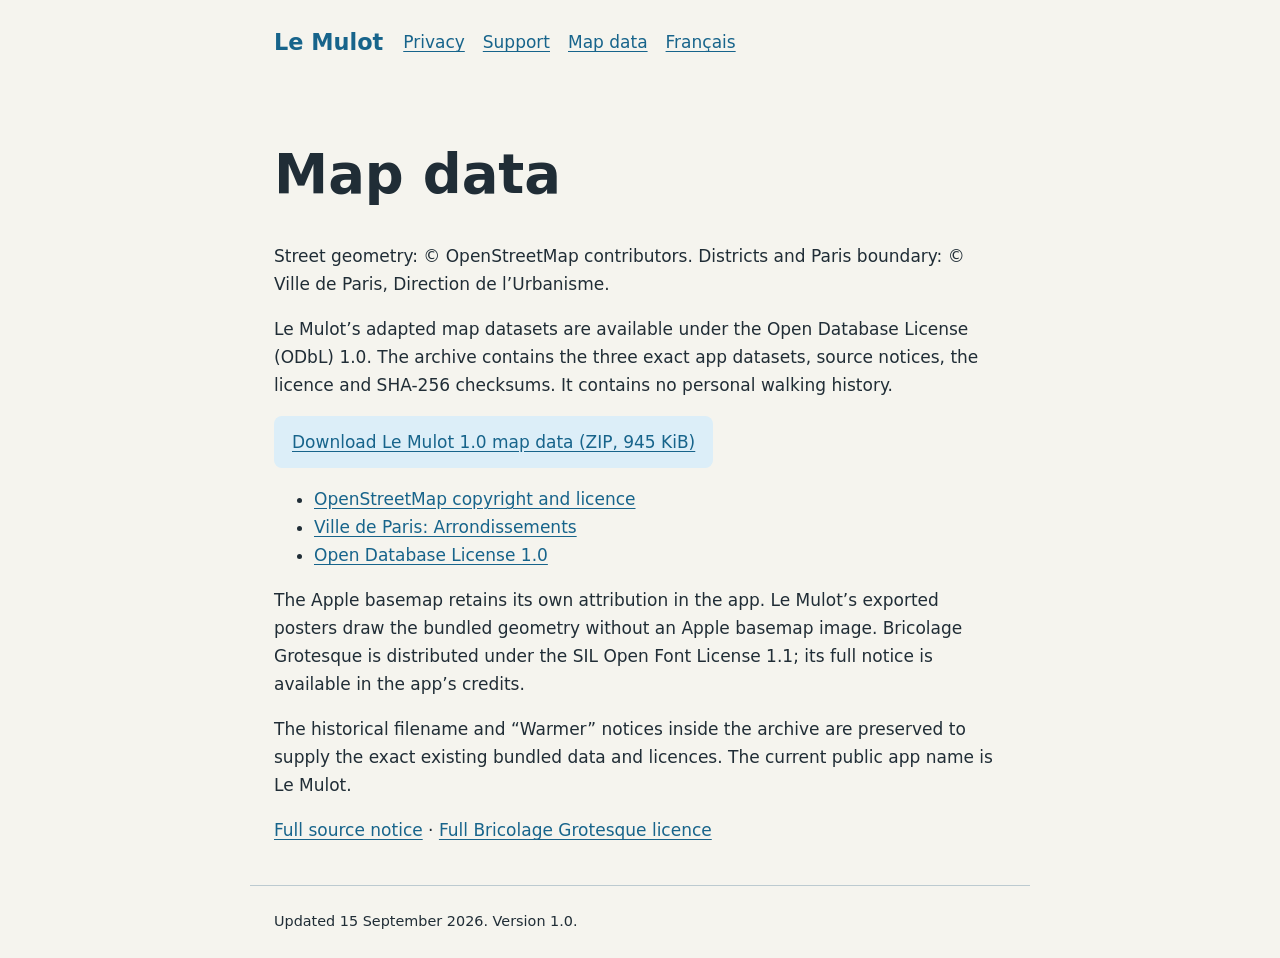
<file: le-mulot/en/credits.html>
<!doctype html><html lang="en"><head><meta charset="utf-8"><meta name="viewport" content="width=device-width,initial-scale=1"><title>Map data · Le Mulot</title><link rel="stylesheet" href="../style.css"></head><body><header><a class="brand" href="index.html">Le Mulot</a><nav aria-label="Navigation"><a href="privacy.html">Privacy</a><a href="support.html">Support</a><a href="credits.html">Map data</a><a href="../credits.html" lang="fr">Français</a></nav></header><main><h1>Map data</h1><p>Street geometry: © OpenStreetMap contributors. Districts and Paris boundary: © Ville de Paris, Direction de l’Urbanisme.</p><p>Le Mulot’s adapted map datasets are available under the Open Database License (ODbL) 1.0. The archive contains the three exact app datasets, source notices, the licence and SHA-256 checksums. It contains no personal walking history.</p><p><a class="download" href="../downloads/warmer-map-data-1.0.zip">Download Le Mulot 1.0 map data (ZIP, 945 KiB)</a></p><ul><li><a href="https://www.openstreetmap.org/copyright">OpenStreetMap copyright and licence</a></li><li><a href="https://opendata.paris.fr/explore/dataset/arrondissements/">Ville de Paris: Arrondissements</a></li><li><a href="https://opendatacommons.org/licenses/odbl/1-0/">Open Database License 1.0</a></li></ul><p>The Apple basemap retains its own attribution in the app. Le Mulot’s exported posters draw the bundled geometry without an Apple basemap image. Bricolage Grotesque is distributed under the SIL Open Font License 1.1; its full notice is available in the app’s credits.</p><p>The historical filename and “Warmer” notices inside the archive are preserved to supply the exact existing bundled data and licences. The current public app name is Le Mulot.</p><p><a href="../downloads/MapData-NOTICE.txt">Full source notice</a> · <a href="../downloads/OFL-Bricolage-Grotesque.txt">Full Bricolage Grotesque licence</a></p></main><footer>Updated 15 September 2026. Version 1.0.</footer></body></html>
</file>
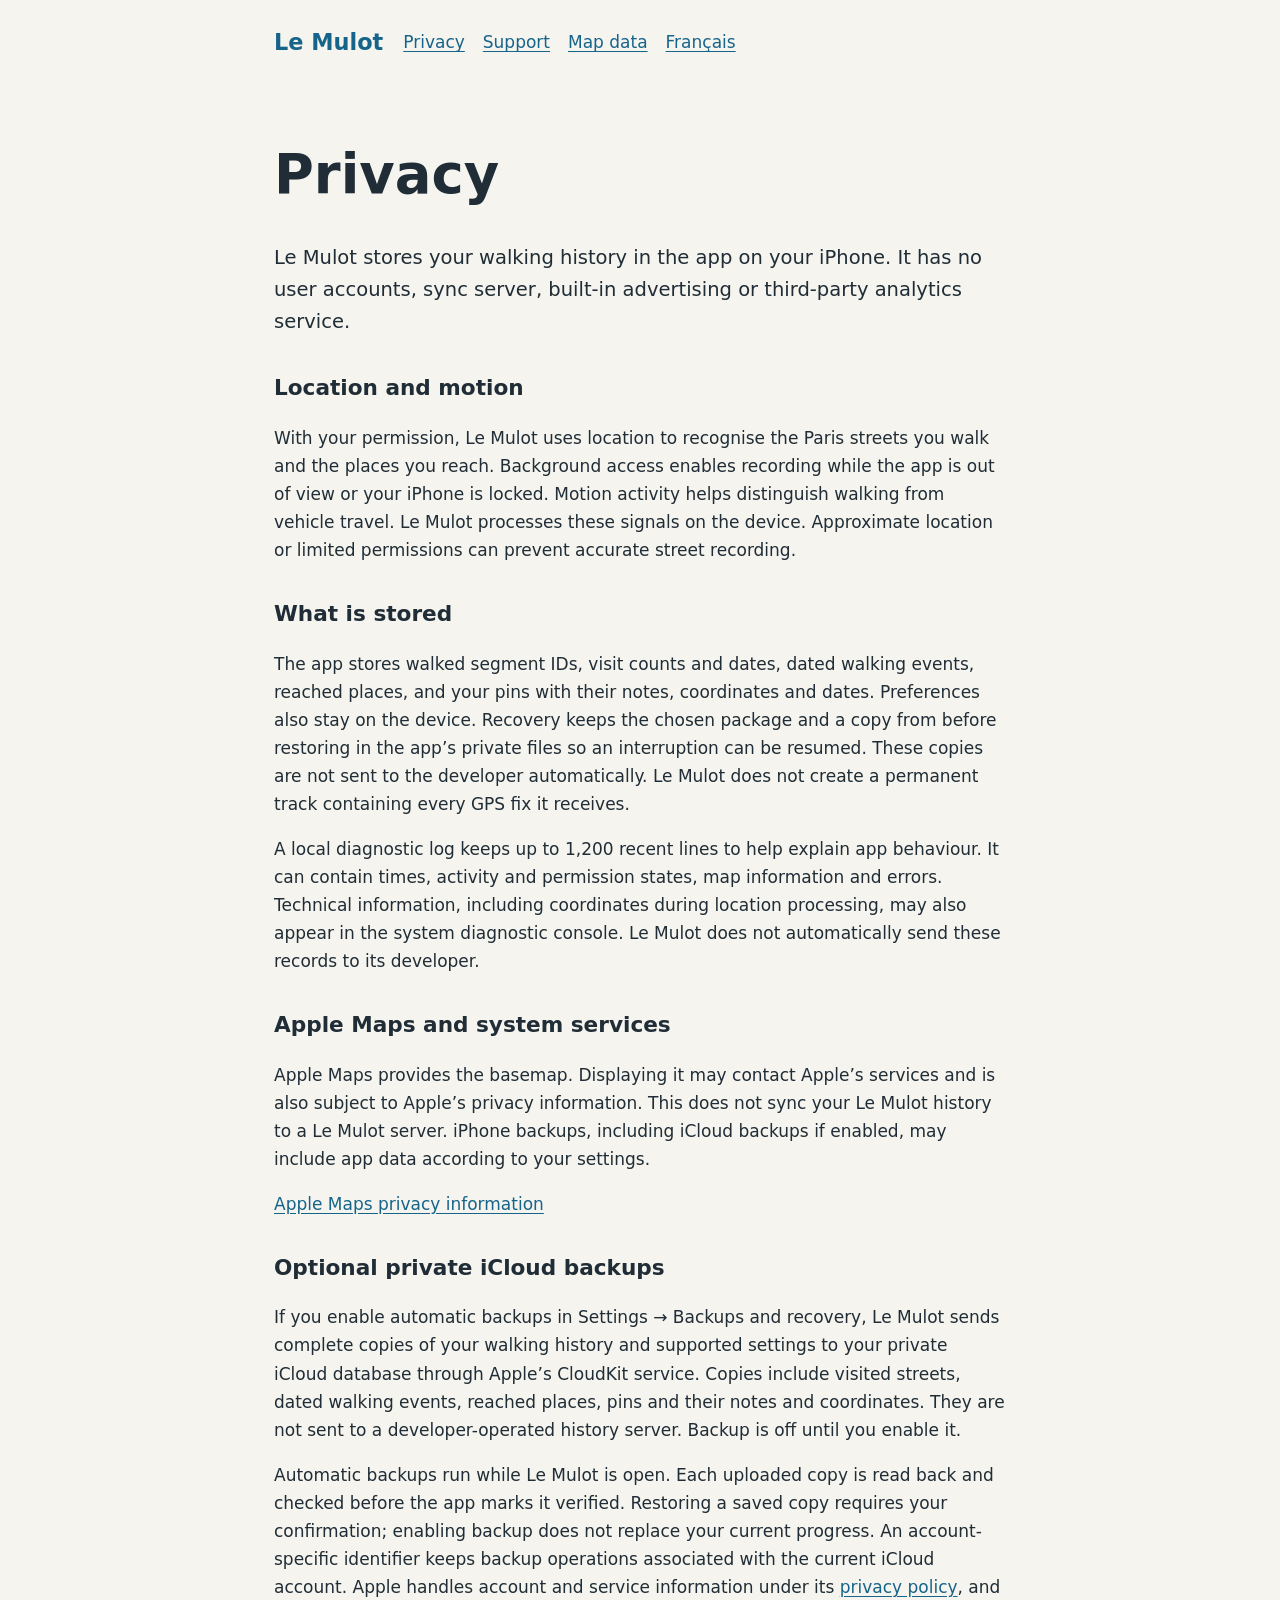
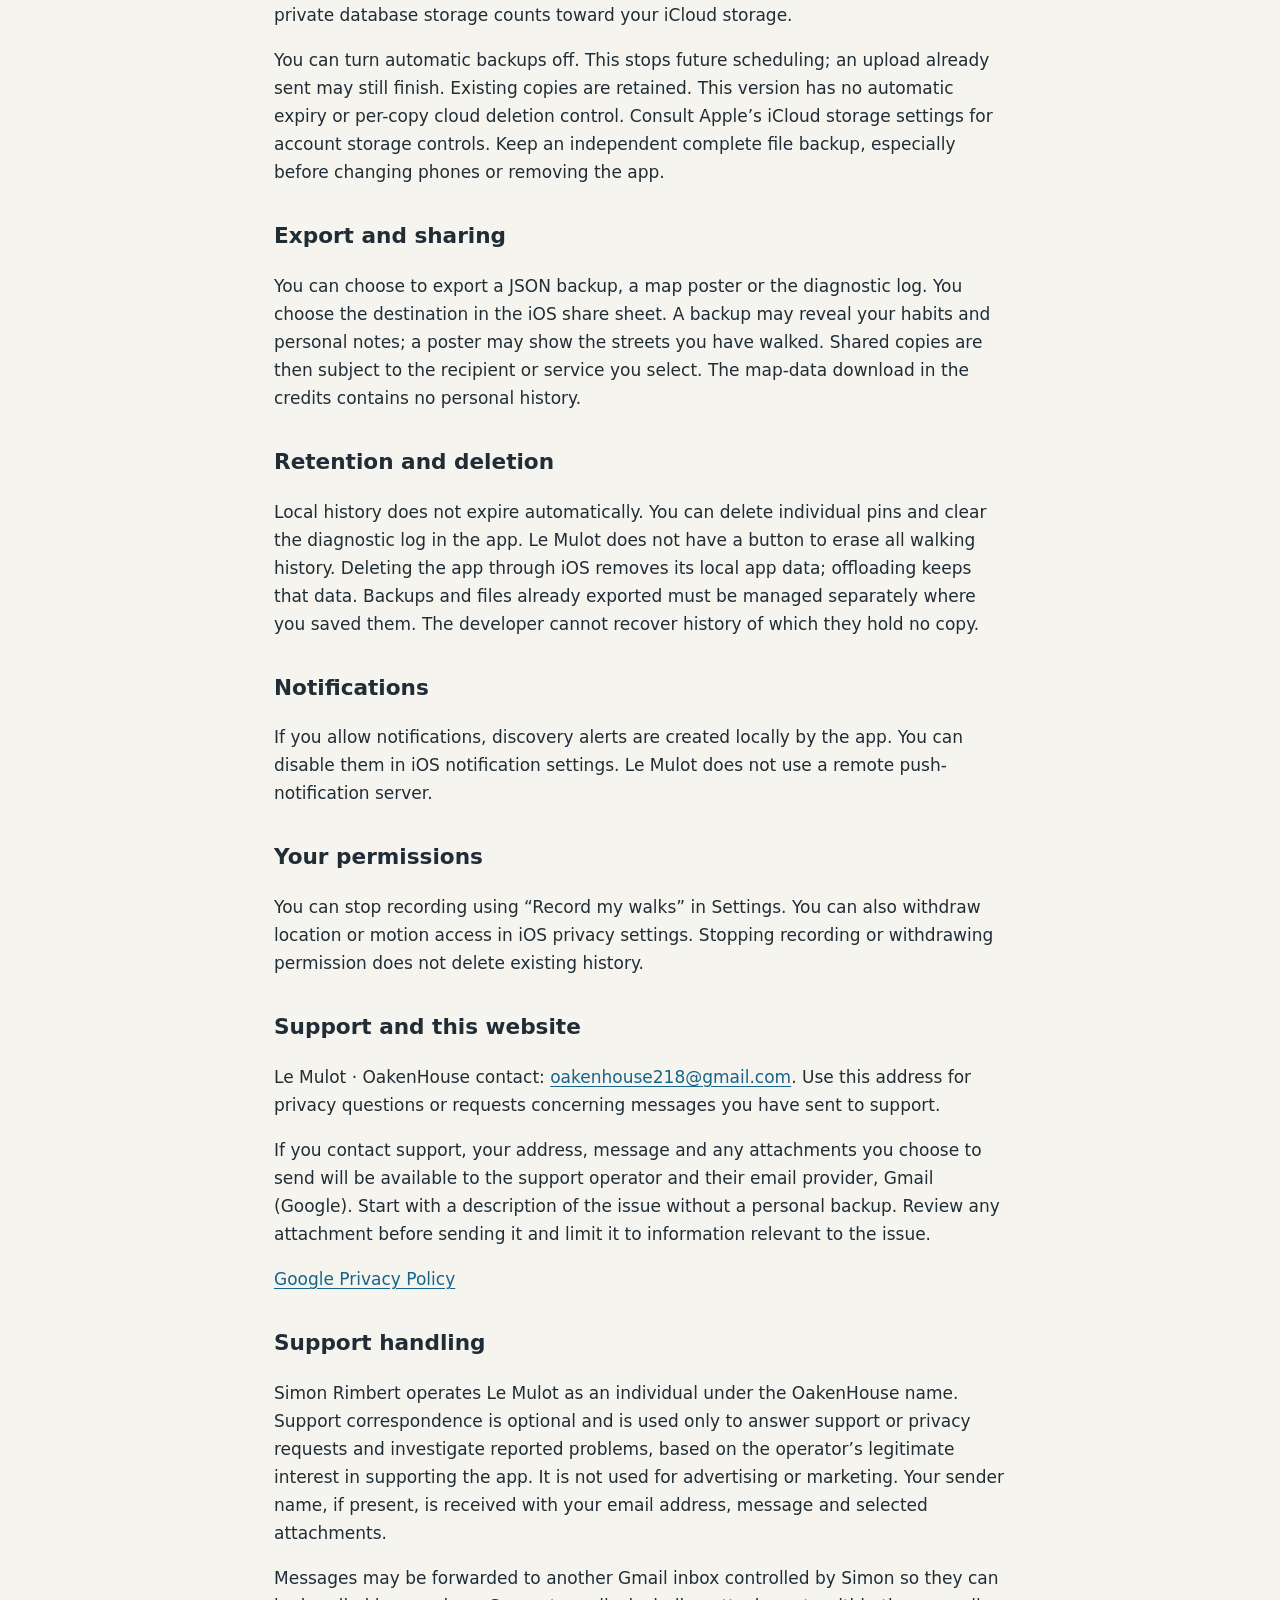
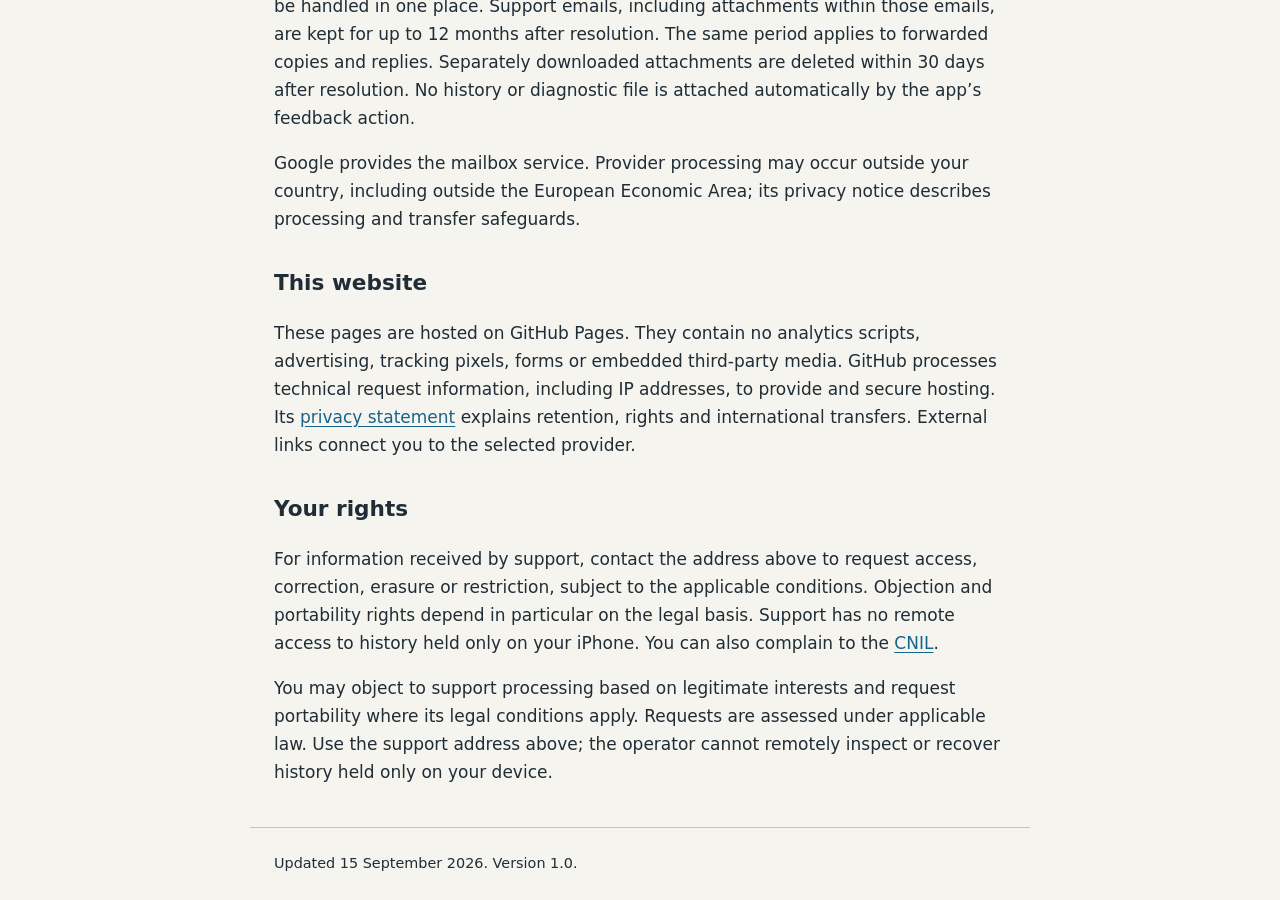
<file: le-mulot/en/privacy.html>
<!doctype html><html lang="en"><head><meta charset="utf-8"><meta name="viewport" content="width=device-width,initial-scale=1"><title>Privacy · Le Mulot</title><link rel="stylesheet" href="../style.css"></head><body><header><a class="brand" href="index.html">Le Mulot</a><nav aria-label="Navigation"><a href="privacy.html">Privacy</a><a href="support.html">Support</a><a href="credits.html">Map data</a><a href="../privacy.html" lang="fr">Français</a></nav></header><main><h1>Privacy</h1><p class="lead">Le Mulot stores your walking history in the app on your iPhone. It has no user accounts, sync server, built-in advertising or third-party analytics service.</p>
<h2>Location and motion</h2><p>With your permission, Le Mulot uses location to recognise the Paris streets you walk and the places you reach. Background access enables recording while the app is out of view or your iPhone is locked. Motion activity helps distinguish walking from vehicle travel. Le Mulot processes these signals on the device. Approximate location or limited permissions can prevent accurate street recording.</p>
<h2>What is stored</h2><p>The app stores walked segment IDs, visit counts and dates, dated walking events, reached places, and your pins with their notes, coordinates and dates. Preferences also stay on the device. Recovery keeps the chosen package and a copy from before restoring in the app’s private files so an interruption can be resumed. These copies are not sent to the developer automatically. Le Mulot does not create a permanent track containing every GPS fix it receives.</p><p>A local diagnostic log keeps up to 1,200 recent lines to help explain app behaviour. It can contain times, activity and permission states, map information and errors. Technical information, including coordinates during location processing, may also appear in the system diagnostic console. Le Mulot does not automatically send these records to its developer.</p>
<h2>Apple Maps and system services</h2><p>Apple Maps provides the basemap. Displaying it may contact Apple’s services and is also subject to Apple’s privacy information. This does not sync your Le Mulot history to a Le Mulot server. iPhone backups, including iCloud backups if enabled, may include app data according to your settings.</p><p><a href="https://www.apple.com/legal/privacy/data/en/apple-maps/">Apple Maps privacy information</a></p>
<h2>Optional private iCloud backups</h2><p>If you enable automatic backups in Settings → Backups and recovery, Le Mulot sends complete copies of your walking history and supported settings to your private iCloud database through Apple’s CloudKit service. Copies include visited streets, dated walking events, reached places, pins and their notes and coordinates. They are not sent to a developer-operated history server. Backup is off until you enable it.</p><p>Automatic backups run while Le Mulot is open. Each uploaded copy is read back and checked before the app marks it verified. Restoring a saved copy requires your confirmation; enabling backup does not replace your current progress. An account-specific identifier keeps backup operations associated with the current iCloud account. Apple handles account and service information under its <a href="https://www.apple.com/legal/privacy/en-ww/">privacy policy</a>, and private database storage counts toward your iCloud storage.</p><p>You can turn automatic backups off. This stops future scheduling; an upload already sent may still finish. Existing copies are retained. This version has no automatic expiry or per-copy cloud deletion control. Consult Apple’s iCloud storage settings for account storage controls. Keep an independent complete file backup, especially before changing phones or removing the app.</p>
<h2>Export and sharing</h2><p>You can choose to export a JSON backup, a map poster or the diagnostic log. You choose the destination in the iOS share sheet. A backup may reveal your habits and personal notes; a poster may show the streets you have walked. Shared copies are then subject to the recipient or service you select. The map-data download in the credits contains no personal history.</p>
<h2>Retention and deletion</h2><p>Local history does not expire automatically. You can delete individual pins and clear the diagnostic log in the app. Le Mulot does not have a button to erase all walking history. Deleting the app through iOS removes its local app data; offloading keeps that data. Backups and files already exported must be managed separately where you saved them. The developer cannot recover history of which they hold no copy.</p>
<h2>Notifications</h2><p>If you allow notifications, discovery alerts are created locally by the app. You can disable them in iOS notification settings. Le Mulot does not use a remote push-notification server.</p><h2>Your permissions</h2><p>You can stop recording using “Record my walks” in Settings. You can also withdraw location or motion access in iOS privacy settings. Stopping recording or withdrawing permission does not delete existing history.</p>
<h2>Support and this website</h2><p>Le Mulot · OakenHouse contact: <a href="mailto:oakenhouse218@gmail.com">oakenhouse218@gmail.com</a>. Use this address for privacy questions or requests concerning messages you have sent to support.</p><p>If you contact support, your address, message and any attachments you choose to send will be available to the support operator and their email provider, Gmail (Google). Start with a description of the issue without a personal backup. Review any attachment before sending it and limit it to information relevant to the issue.</p><p><a href="https://policies.google.com/privacy?hl=en">Google Privacy Policy</a></p><h2>Support handling</h2><p>Simon Rimbert operates Le Mulot as an individual under the OakenHouse name. Support correspondence is optional and is used only to answer support or privacy requests and investigate reported problems, based on the operator’s legitimate interest in supporting the app. It is not used for advertising or marketing. Your sender name, if present, is received with your email address, message and selected attachments.</p><p>Messages may be forwarded to another Gmail inbox controlled by Simon so they can be handled in one place. Support emails, including attachments within those emails, are kept for up to 12 months after resolution. The same period applies to forwarded copies and replies. Separately downloaded attachments are deleted within 30 days after resolution. No history or diagnostic file is attached automatically by the app’s feedback action.</p><p>Google provides the mailbox service. Provider processing may occur outside your country, including outside the European Economic Area; its privacy notice describes processing and transfer safeguards.</p><h2>This website</h2><p>These pages are hosted on GitHub Pages. They contain no analytics scripts, advertising, tracking pixels, forms or embedded third-party media. GitHub processes technical request information, including IP addresses, to provide and secure hosting. Its <a href="https://docs.github.com/en/site-policy/privacy-policies/github-general-privacy-statement">privacy statement</a> explains retention, rights and international transfers. External links connect you to the selected provider.</p><h2>Your rights</h2><p>For information received by support, contact the address above to request access, correction, erasure or restriction, subject to the applicable conditions. Objection and portability rights depend in particular on the legal basis. Support has no remote access to history held only on your iPhone. You can also complain to the <a href="https://www.cnil.fr/fr/adresser-une-plainte">CNIL</a>.</p><p>You may object to support processing based on legitimate interests and request portability where its legal conditions apply. Requests are assessed under applicable law. Use the support address above; the operator cannot remotely inspect or recover history held only on your device.</p></main><footer>Updated 15 September 2026. Version 1.0.</footer></body></html>
</file>
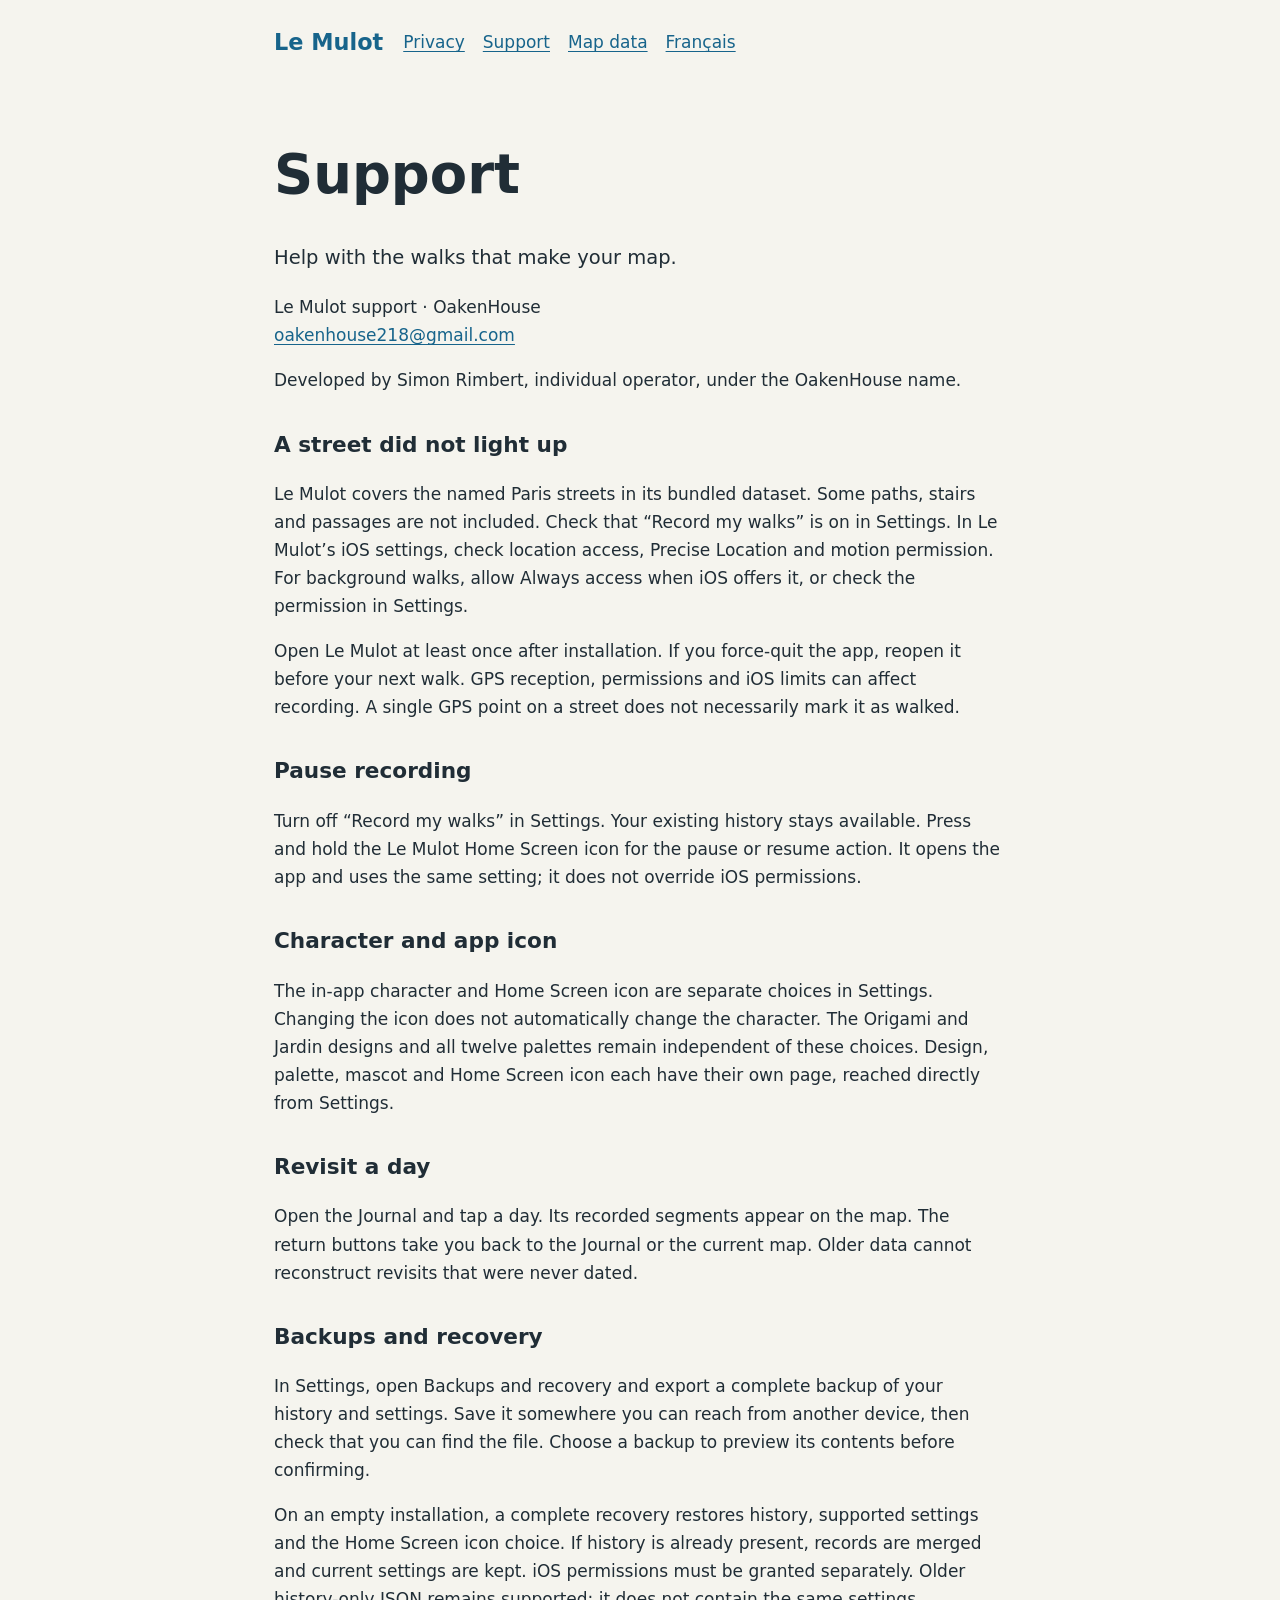
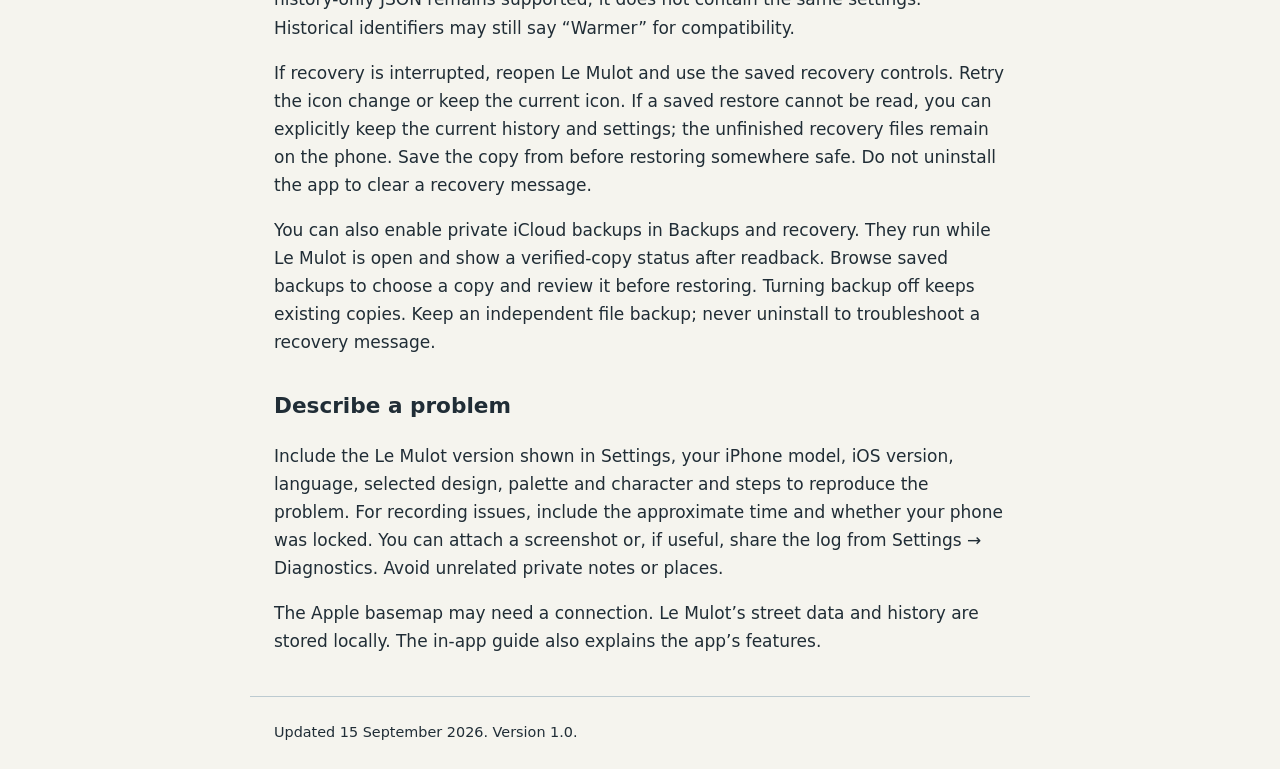
<file: le-mulot/en/support.html>
<!doctype html><html lang="en"><head><meta charset="utf-8"><meta name="viewport" content="width=device-width,initial-scale=1"><title>Support · Le Mulot</title><link rel="stylesheet" href="../style.css"></head><body><header><a class="brand" href="index.html">Le Mulot</a><nav aria-label="Navigation"><a href="privacy.html">Privacy</a><a href="support.html">Support</a><a href="credits.html">Map data</a><a href="../support.html" lang="fr">Français</a></nav></header><main><h1>Support</h1><p class="lead">Help with the walks that make your map.</p><p>Le Mulot support · OakenHouse<br><a href="mailto:oakenhouse218@gmail.com">oakenhouse218@gmail.com</a></p><p>Developed by Simon Rimbert, individual operator, under the OakenHouse name.</p>
<h2>A street did not light up</h2><p>Le Mulot covers the named Paris streets in its bundled dataset. Some paths, stairs and passages are not included. Check that “Record my walks” is on in Settings. In Le Mulot’s iOS settings, check location access, Precise Location and motion permission. For background walks, allow Always access when iOS offers it, or check the permission in Settings.</p><p>Open Le Mulot at least once after installation. If you force-quit the app, reopen it before your next walk. GPS reception, permissions and iOS limits can affect recording. A single GPS point on a street does not necessarily mark it as walked.</p>
<h2>Pause recording</h2><p>Turn off “Record my walks” in Settings. Your existing history stays available. Press and hold the Le Mulot Home Screen icon for the pause or resume action. It opens the app and uses the same setting; it does not override iOS permissions.</p>
<h2>Character and app icon</h2><p>The in-app character and Home Screen icon are separate choices in Settings. Changing the icon does not automatically change the character. The Origami and Jardin designs and all twelve palettes remain independent of these choices. Design, palette, mascot and Home Screen icon each have their own page, reached directly from Settings.</p><h2>Revisit a day</h2><p>Open the Journal and tap a day. Its recorded segments appear on the map. The return buttons take you back to the Journal or the current map. Older data cannot reconstruct revisits that were never dated.</p>
<h2>Backups and recovery</h2><p>In Settings, open Backups and recovery and export a complete backup of your history and settings. Save it somewhere you can reach from another device, then check that you can find the file. Choose a backup to preview its contents before confirming.</p><p>On an empty installation, a complete recovery restores history, supported settings and the Home Screen icon choice. If history is already present, records are merged and current settings are kept. iOS permissions must be granted separately. Older history-only JSON remains supported; it does not contain the same settings. Historical identifiers may still say “Warmer” for compatibility.</p><p>If recovery is interrupted, reopen Le Mulot and use the saved recovery controls. Retry the icon change or keep the current icon. If a saved restore cannot be read, you can explicitly keep the current history and settings; the unfinished recovery files remain on the phone. Save the copy from before restoring somewhere safe. Do not uninstall the app to clear a recovery message.</p>
<p>You can also enable private iCloud backups in Backups and recovery. They run while Le Mulot is open and show a verified-copy status after readback. Browse saved backups to choose a copy and review it before restoring. Turning backup off keeps existing copies. Keep an independent file backup; never uninstall to troubleshoot a recovery message.</p>
<h2>Describe a problem</h2><p>Include the Le Mulot version shown in Settings, your iPhone model, iOS version, language, selected design, palette and character and steps to reproduce the problem. For recording issues, include the approximate time and whether your phone was locked. You can attach a screenshot or, if useful, share the log from Settings → Diagnostics. Avoid unrelated private notes or places.</p><p>The Apple basemap may need a connection. Le Mulot’s street data and history are stored locally. The in-app guide also explains the app’s features.</p></main><footer>Updated 15 September 2026. Version 1.0.</footer></body></html>
</file>
<file: styles.css>
@font-face{font-family:Bricolage Text;src:url("assets/fonts/BricolageGrotesque12pt-Regular.ttf") format("truetype");font-style:normal;font-weight:400;font-display:swap}
@font-face{font-family:Bricolage Text;src:url("assets/fonts/BricolageGrotesque12pt-Medium.ttf") format("truetype");font-style:normal;font-weight:500 700;font-display:swap}
@font-face{font-family:Bricolage Display;src:url("assets/fonts/BricolageGrotesque96pt-SemiBold.ttf") format("truetype");font-style:normal;font-weight:600;font-display:swap}
@font-face{font-family:Bricolage Display;src:url("assets/fonts/BricolageGrotesque96pt-Bold.ttf") format("truetype");font-style:normal;font-weight:700 900;font-display:swap}
:root{color-scheme:light;--canvas:#fffbe8;--paper:#fffdf4;--surface:#f1e194;--ink:#5b0e14;--muted:#7a3b40;--structure:#7a1820;--structure-ink:#fffbe8;--accent:#f7c84b;--accent-ink:#5b0e14;--edge:#d4bd82;--depth:#f3e6ad;--body:"Bricolage Text",system-ui,sans-serif;--display:"Bricolage Display",system-ui,sans-serif;--radius:3px;--display-tracking:-.055em}
[data-palette="ocean"]{color-scheme:dark;--canvas:#002b4c;--paper:#073e66;--surface:#164d6e;--ink:#f3fafd;--muted:#a8c6d4;--structure:#c0ebff;--structure-ink:#002b4c;--accent:#f59e71;--accent-ink:#002b4c;--edge:#386b87;--depth:#163e58}
[data-design="jardin"]{--body:ui-rounded,"SF Pro Rounded",system-ui,sans-serif;--display:ui-rounded,"SF Pro Rounded",system-ui,sans-serif;--radius:26px 22px 28px 22px;--display-tracking:-.045em}
*{box-sizing:border-box}html{scroll-behavior:smooth;scroll-padding-top:32px}body{margin:0;background:var(--paper);color:var(--ink);font:400 17px/1.6 var(--body);-webkit-font-smoothing:antialiased}a{color:inherit;text-decoration-thickness:1px;text-underline-offset:.25em}button,select{font:inherit}button,a,select{-webkit-tap-highlight-color:transparent}button{cursor:pointer}img{display:block;max-width:100%;height:auto}h1,h2,h3,h4,p,figure{margin:0}h1,h2,h3,h4{font-family:var(--display);font-weight:600;line-height:1.05;letter-spacing:var(--display-tracking)}p+p{margin-top:1em}a:focus-visible,button:focus-visible,select:focus-visible,summary:focus-visible{outline:3px solid var(--structure);outline-offset:5px}::selection{color:var(--accent-ink);background:var(--accent)}.wrap{width:min(1280px,calc(100% - 112px));margin-inline:auto}.sr-only{position:absolute;width:1px;height:1px;padding:0;margin:-1px;overflow:hidden;clip-path:inset(50%);white-space:nowrap;border:0}.skip-link{position:fixed;z-index:20;top:10px;left:10px;padding:12px 20px;transform:translateY(-200%);background:var(--ink);color:var(--paper)}.skip-link:focus{transform:none}.site-header{display:flex;align-items:center;justify-content:space-between;gap:28px;padding-block:31px;border-bottom:1px solid var(--edge)}.wordmark{display:flex;align-items:center;gap:12px;text-decoration:none;font-family:"Bricolage Display",sans-serif;font-weight:700;font-size:22px;letter-spacing:-.035em}.brand-mark{width:34px;height:34px;flex:none}.site-header nav{display:flex;gap:28px}.site-header nav a{display:flex;align-items:center;min-height:44px;font-size:14px;font-weight:500;text-decoration:none}.site-header nav a:hover{text-decoration:underline}.hero{display:grid;grid-template-columns:1.06fr 1fr;align-items:center;gap:46px;padding-block:78px 68px}.section-label{color:var(--muted);font-size:13px;font-weight:500;letter-spacing:.015em;margin-bottom:24px}.hero h1{font-size:clamp(58px,6.2vw,91px);font-weight:700;line-height:.97;letter-spacing:var(--display-tracking)}.full-stop{color:var(--structure)}.hero-intro{max-width:510px;margin-top:32px;font-size:19px;line-height:1.55;color:var(--muted)}.primary-link{display:inline-flex;align-items:center;justify-content:space-between;gap:30px;min-height:52px;margin-top:28px;padding:13px 20px;background:var(--structure);color:var(--structure-ink);text-decoration:none;font-size:15px;font-weight:500;clip-path:polygon(10px 0,100% 0,calc(100% - 8px) 100%,0 100%,0 10px)}.primary-link span{font-size:23px;line-height:1}.primary-link:hover{background:var(--ink);color:var(--paper)}.hero-showcase{min-width:0;display:grid;grid-template-columns:1fr 1fr;gap:18px;align-items:start;position:relative;padding:34px 18px 45px;isolation:isolate}.showcase-surface{position:absolute;inset:0 -7px 22px;background:var(--canvas);z-index:-1;clip-path:polygon(5% 0,94% 0,100% 8%,96% 100%,0 97%,0 6%);border:1px solid var(--edge)}.showcase-surface:after{content:"";position:absolute;inset:18px;border-top:1px solid var(--edge);border-bottom:1px solid var(--edge)}.hero-phone{min-width:0}.hero-phone a{display:block;border:5px solid var(--structure);border-radius:25px;overflow:hidden;box-shadow:0 12px 20px #00000013}.hero-phone img{width:100%;aspect-ratio:1320/2868;object-fit:cover;object-position:top}.paris-phone{margin-top:47px}.lecture-phone{margin-bottom:47px}.hero-phone figcaption{font-size:13px;font-weight:500;line-height:1.3;margin-top:16px}.hero-phone figcaption span{display:block;margin-top:5px;color:var(--muted);font-size:11px;font-weight:400}.showcase-note{position:absolute;bottom:0;right:0;left:0;text-align:center;color:var(--muted);font-size:12px}.appearance{padding:22px 0;border-top:1px solid var(--edge);border-bottom:1px solid var(--edge);display:flex;align-items:center;justify-content:space-between;gap:24px;flex-wrap:wrap}.appearance-copy{display:flex;flex-direction:column;gap:2px;font-size:13px;color:var(--muted)}.appearance-title{color:var(--ink);font-weight:500}.appearance-controls{display:flex;align-items:center;gap:22px;flex-wrap:wrap}.segmented{display:flex;gap:4px;border:1px solid var(--edge);padding:4px;border-radius:9px}.segmented button{display:flex;align-items:center;gap:8px;min-height:40px;padding:7px 13px;border:0;background:transparent;color:var(--muted);font-size:13px;border-radius:5px}.segmented button[aria-pressed="true"]{background:var(--structure);color:var(--structure-ink)}.style-icon{display:block;width:15px;height:15px;border:1px solid currentColor}.origami-icon{clip-path:polygon(20% 0,100% 0,85% 100%,0 100%,0 20%);background:currentColor}.jardin-icon{border-radius:6px 4px 7px 4px;background:currentColor}.palette-control{display:flex;align-items:center;gap:9px;font-size:12px}.palette-control select{max-width:190px;min-height:44px;border:0;border-bottom:1px solid var(--edge);border-radius:0;padding:8px 24px 8px 4px;color:var(--ink);background:var(--paper);font-size:13px}.section-space{padding-block:104px}.section-heading{display:grid;grid-template-columns:1.08fr 1fr;gap:72px;align-items:end;margin-bottom:65px}.section-heading h2,.about h2{font-size:clamp(42px,4.2vw,60px)}.section-heading>p{max-width:470px;color:var(--muted);font-size:18px;line-height:1.65;padding-bottom:4px}.product{display:grid;grid-template-columns:.82fr 1.18fr;gap:70px;align-items:center;padding:0 0 74px}.product+.product{padding-top:76px;border-top:1px solid var(--edge)}.product-index{font-size:12px;color:var(--muted);margin-bottom:20px}.product h3{font-size:clamp(48px,5vw,72px);font-weight:700}.product-deck{font-size:22px;line-height:1.4;color:var(--ink);margin-top:25px;margin-bottom:16px;max-width:350px}.product-copy>p:not(.product-index):not(.product-deck){color:var(--muted)}.product-support{font-size:12px;margin-top:14px!important}.case-notes{margin-top:34px;border-top:1px solid var(--edge);font-size:14px}.case-notes summary{display:flex;justify-content:space-between;gap:15px;align-items:center;min-height:60px;cursor:pointer;list-style:none;font-weight:500;line-height:1.4}.case-notes summary::-webkit-details-marker{display:none}.case-notes summary span{font-size:24px;font-weight:400}.case-notes[open] summary span{transform:rotate(45deg)}.case-body{padding:4px 0 8px}.case-body h4{font:500 15px/1.4 var(--body);letter-spacing:0;margin-bottom:8px}.case-body p{color:var(--muted);font-size:14px;line-height:1.65}.case-body p+h4{margin-top:22px}.product-visual{padding:32px 26px 20px;background:var(--canvas);border:1px solid var(--edge);border-radius:var(--radius);position:relative;box-shadow:-5px 6px 0 var(--depth)}.screens{display:grid;grid-template-columns:1fr 1fr;gap:24px;align-items:start}.screens figure:nth-child(2){padding-top:44px}.screens a{display:block;border:1px solid var(--edge);border-radius:12px;overflow:hidden;box-shadow:0 6px 16px #0000000c}.screens img{width:100%;aspect-ratio:1320/2868;object-fit:cover;object-position:top}.screens figcaption{font-size:11px;line-height:1.45;color:var(--muted);margin-top:12px}.visual-caption{margin-top:28px;padding-top:18px;border-top:1px solid var(--edge);font-size:12px;color:var(--muted)}.authorship{font-size:13px;color:var(--muted);padding-top:20px;border-top:1px solid var(--edge)}.work-section{background:var(--canvas);border-block:1px solid var(--edge)}.work-list{border-top:1px solid var(--edge)}.work-row{display:grid;grid-template-columns:80px 1fr 190px;gap:32px;padding-block:42px;border-bottom:1px solid var(--edge)}.work-number{font:600 32px/1.2 var(--display);color:var(--muted)}.work-row h3{font-size:30px;margin-bottom:18px}.work-row p{max-width:630px;color:var(--muted);font-size:17px;line-height:1.7}.work-row .work-note{font-size:12px;line-height:2;text-align:right}.text-link{display:inline-flex;align-items:center;gap:16px;min-height:44px;font-size:14px;font-weight:500;text-decoration:none;border-bottom:1px solid var(--structure)}.text-link:hover{color:var(--muted)}.work-row .text-link{margin-top:17px}.essay{display:grid;grid-template-columns:80px 1fr 48px;gap:32px;align-items:center;text-decoration:none;border-top:1px solid var(--edge);padding-block:36px}.essay:nth-last-of-type(2){border-bottom:1px solid var(--edge)}.essay-index{font-size:13px;color:var(--muted)}.essay h3{font-size:clamp(25px,2.8vw,38px);line-height:1.15}.essay p{color:var(--muted);font-size:14px;margin-top:10px}.essay-arrow{font-size:34px;text-align:right}.essay:hover h3{text-decoration:underline;text-decoration-thickness:1px;text-underline-offset:.15em}.series-link{margin-top:26px}.about{padding-top:10px}.about-surface{display:grid;grid-template-columns:.6fr 1fr;gap:70px;align-items:center;background:var(--canvas);padding:65px;border:1px solid var(--edge);border-radius:var(--radius);box-shadow:-5px 6px 0 var(--depth)}.about-art{position:relative;align-self:end}.mascot{width:100%;max-width:280px;margin:auto}.mascot-jardin{display:none}.about-copy>p:not(.section-label){color:var(--muted);font-size:17px;max-width:640px}.about h2{margin-bottom:28px}.footer{display:grid;grid-template-columns:1fr auto;gap:22px;padding-block:30px;border-top:1px solid var(--edge);font-size:13px}.footer-name{font-family:"Bricolage Display",sans-serif;font-size:20px;font-weight:700;text-decoration:none;letter-spacing:-.03em}.footer>div{display:flex;gap:24px;align-items:center;flex-wrap:wrap}.footer>p{font-size:12px;color:var(--muted)}
[data-design="jardin"] .brand-mark{transform:rotate(-5deg)}[data-design="jardin"] .primary-link{clip-path:none;border-radius:17px 13px 19px 14px;box-shadow:0 3px 0 var(--edge)}[data-design="jardin"] .showcase-surface{clip-path:none;border-radius:40px 26px 46px 28px}[data-design="jardin"] .showcase-surface:after{border-radius:28px 20px 33px 22px}[data-design="jardin"] .product-visual,[data-design="jardin"] .about-surface{box-shadow:0 5px 0 var(--depth)}[data-design="jardin"] .mascot-origami{display:none}[data-design="jardin"] .mascot-jardin{display:block}[data-design="jardin"] .hero h1{font-weight:750}[data-design="jardin"] .product h3{font-weight:750}
@media(min-width:1600px){.hero{padding-block:94px 90px}.hero-showcase{padding-inline:30px}}
@media(max-width:1100px){.wrap{width:calc(100% - 64px)}.hero{gap:25px;padding-block:65px}.hero h1{font-size:clamp(53px,6.6vw,74px)}.hero-intro{font-size:17px}.hero-showcase{gap:12px;padding-inline:10px}.hero-phone a{border-width:4px;border-radius:20px}.section-heading{gap:42px}.product{gap:38px;grid-template-columns:.9fr 1.1fr}.product-visual{padding:24px 17px 16px}.screens{gap:16px}.work-row{grid-template-columns:48px 1fr 135px;gap:25px}.about-surface{padding:45px;gap:40px}}
@media(max-width:760px){.wrap{width:calc(100% - 40px)}.site-header{padding-block:19px;gap:16px;align-items:flex-start;flex-wrap:wrap}.wordmark{font-size:21px}.site-header nav{gap:23px;width:100%;justify-content:space-between}.site-header nav a{font-size:13px}.hero{grid-template-columns:1fr;gap:38px;padding-block:50px 42px}.hero h1{font-size:clamp(55px,11.4vw,80px)}.hero-intro{font-size:18px;max-width:550px}.hero-showcase{max-width:520px;width:100%;justify-self:center;gap:22px;padding:22px 20px 38px}.hero-phone a{border-radius:26px}.paris-phone{margin-top:38px}.lecture-phone{margin-bottom:38px}.hero-phone figcaption{font-size:13px}.showcase-note{font-size:11px}.appearance{padding-block:20px;gap:15px}.appearance-controls{gap:16px;width:100%;justify-content:space-between}.section-space{padding-block:68px}.section-heading{grid-template-columns:1fr;gap:25px;margin-bottom:44px}.section-heading h2,.about h2{font-size:44px}.section-heading>p{font-size:17px}.section-label{margin-bottom:19px}.product{grid-template-columns:1fr;gap:32px;padding-bottom:48px}.product+.product{padding-top:52px}.product-copy{max-width:540px}.product h3{font-size:58px}.product-deck{font-size:21px;max-width:none}.product-visual{padding:26px 22px 20px}.screens{gap:22px}.screens figcaption{font-size:11px}.case-notes{margin-top:26px}.work-row{grid-template-columns:32px 1fr;gap:18px;padding-block:30px}.work-row h3{font-size:27px}.work-row p{font-size:16px}.work-row .work-note{grid-column:2;text-align:left;font-size:12px;line-height:1.7}.work-number{font-size:23px}.essay{grid-template-columns:25px 1fr 24px;gap:14px;padding-block:29px}.essay h3{font-size:28px}.essay-arrow{font-size:27px}.about{padding-top:4px}.about-surface{grid-template-columns:1fr;gap:0;padding:35px 27px}.about-art{order:2;justify-self:end;width:150px;margin-top:22px}.about-copy>p:not(.section-label){font-size:16px}.footer{grid-template-columns:1fr;gap:16px}.footer>div{gap:25px}.footer a{min-height:32px;display:inline-flex;align-items:center}}
@media(max-width:400px){.hero h1{font-size:53px}.hero-showcase{gap:13px;padding-inline:12px}.hero-phone a{border-width:3px;border-radius:19px}.hero-phone figcaption{font-size:11px}.hero-phone figcaption span{font-size:10px}.appearance-controls{align-items:flex-start;gap:12px}.palette-control{width:100%;justify-content:space-between}.section-heading h2,.about h2{font-size:39px}.product-visual{padding:20px 12px}.screens{gap:13px}.screens figure:nth-child(2){padding-top:32px}.product h3{font-size:54px}.about-surface{padding:30px 22px}.essay h3{font-size:24px}}
.work-scope{margin-bottom:24px;color:var(--muted);font-size:16px;max-width:650px}
.compass-feature{display:grid;grid-template-columns:.85fr 1.15fr;gap:50px;align-items:center;padding:42px;background:var(--canvas);border:1px solid var(--edge);border-radius:var(--radius)}
.artifact-kind{color:var(--muted);font-size:12px;line-height:1.5;margin-bottom:17px}.artifact-copy h3{font-size:clamp(34px,3.3vw,47px);margin-bottom:23px}.artifact-copy>p:not(.artifact-kind){color:var(--muted);font-size:17px;line-height:1.65}.artifact-copy .artifact-detail{font-size:14px!important;padding-top:20px;margin-top:22px;border-top:1px solid var(--edge)}
.compass-demo{background:var(--paper);border:1px solid var(--edge);border-radius:var(--radius);padding:25px;box-shadow:0 5px 0 var(--depth)}.demo-heading{display:flex;align-items:center;justify-content:space-between;gap:15px;flex-wrap:wrap}.demo-wordmark{font:600 21px/1.2 var(--display);letter-spacing:-.035em}.demo-label{font-size:10px;color:var(--accent-ink);background:var(--accent);padding:4px 9px;border-radius:7px}.demo-note{margin-top:8px;color:var(--muted);font-size:12px}.compass-demo h4{font:600 12px/1.4 var(--body);letter-spacing:0}.compass-demo>h4{margin-top:24px;margin-bottom:10px}.demo-tasks{list-style:none;padding:0;margin:0}.demo-tasks li+li{border-top:1px solid var(--edge)}.demo-tasks label{display:flex;align-items:center;gap:10px;min-height:49px;cursor:pointer;font-size:13px;line-height:1.45}.demo-tasks input{width:17px;height:17px;flex:none;margin:0;accent-color:var(--structure)}.demo-tasks input:focus-visible{outline:3px solid var(--structure);outline-offset:4px}.demo-rank{flex:none;width:19px;height:19px;border-radius:5px;text-align:center;font-size:11px;line-height:19px;background:var(--surface);color:var(--ink)}.demo-tasks input:checked~.demo-task-text{text-decoration:line-through;color:var(--muted)}.demo-horizon{display:grid;grid-template-columns:1fr 1fr;gap:18px;border-top:1px solid var(--edge);padding-top:18px;margin-top:12px}.demo-horizon p{font-size:12px;color:var(--muted);margin-top:7px;line-height:1.5}.demo-caption{font-size:10px;line-height:1.6;color:var(--muted);margin-top:22px!important}
.artifact-grid{display:grid;grid-template-columns:1fr 1fr;column-gap:52px;margin-top:36px}.artifact{padding:32px 0;border-bottom:1px solid var(--edge)}.artifact h3{font-size:28px;line-height:1.15;max-width:450px;margin-bottom:17px}.artifact>p:last-child{color:var(--muted);font-size:16px;line-height:1.7;max-width:530px}.speaking-note{display:grid;grid-template-columns:150px 250px 1fr;gap:25px;align-items:center;margin-top:38px;padding:27px 0;border-bottom:1px solid var(--edge)}.speaking-note .artifact-kind{margin:0}.speaking-note h3{font-size:23px}.speaking-note>p:last-child{font-size:15px;color:var(--muted)}.more-work+.writing{padding-top:20px}
.career{padding-block:0 75px}.career-heading{display:flex;align-items:baseline;gap:32px;margin-bottom:30px}.career-heading .section-label{margin:0}.career-heading h2{font-size:32px}.career-list{display:grid;grid-template-columns:repeat(5,minmax(0,1fr));gap:25px;list-style:none;margin:0;padding:0}.career-list li{padding-top:17px;border-top:1px solid var(--edge)}.career-period{font-size:11px;color:var(--muted)}.career-list h3{font-size:19px;line-height:1.2;margin-top:14px;margin-bottom:10px;letter-spacing:-.03em}.career-list p{font-size:12px;color:var(--muted);line-height:1.6}
@media(max-width:1100px){.compass-feature{gap:32px;padding:30px}.speaking-note{grid-template-columns:120px 225px 1fr}.career-list{gap:18px}.career-list h3{font-size:17px}}
@media(max-width:760px){.compass-feature{grid-template-columns:1fr;gap:30px;padding:28px 23px}.artifact-copy h3{font-size:35px}.compass-demo{padding:20px}.artifact-grid{grid-template-columns:1fr;margin-top:15px}.artifact{padding-block:27px}.artifact h3{font-size:28px}.speaking-note{grid-template-columns:1fr;gap:11px;margin-top:20px;padding-block:25px}.speaking-note h3{font-size:25px}.more-work+.writing{padding-top:10px}.career{padding-bottom:50px}.career-heading{display:block;margin-bottom:24px}.career-heading .section-label{margin-bottom:15px}.career-list{grid-template-columns:1fr 1fr;gap:25px}.career-list li:last-child{grid-column:1/-1}.career-list h3{font-size:19px}}
@media(max-width:400px){.compass-feature{padding:25px 17px}.compass-demo{padding:18px 15px}.demo-tasks label{font-size:12px}.demo-heading{gap:9px}.demo-horizon{gap:13px}.career-list{gap:20px}}
.essay-date{font-size:12px;line-height:1.5;color:var(--muted)}.essay-library{margin-top:39px}.essay-library>h3{font:500 14px/1.5 var(--body);letter-spacing:0;margin-bottom:17px;color:var(--muted)}.library-entry{display:grid;grid-template-columns:80px 1fr 30px;gap:32px;align-items:start;padding-block:23px;border-top:1px solid var(--edge);text-decoration:none}.library-entry:last-child{border-bottom:1px solid var(--edge)}.library-entry time{font-size:12px;color:var(--muted);padding-top:5px}.library-entry h4{font-size:23px;line-height:1.25;letter-spacing:-.025em}.library-entry p{font-size:14px;color:var(--muted);margin-top:7px}.library-entry>span{font-size:22px;text-align:right}.library-entry:hover h4{text-decoration:underline;text-decoration-thickness:1px;text-underline-offset:.15em}
@media(max-width:760px){.essay{grid-template-columns:40px 1fr 24px}.essay-date{font-size:11px}.library-entry{grid-template-columns:1fr 22px;gap:5px 15px;padding-block:23px}.library-entry time{grid-column:1/-1;padding-top:0;margin-bottom:4px}.library-entry h4{font-size:22px}.library-entry p{font-size:13px}}
.primary-link:focus-visible{clip-path:none}
@media(prefers-reduced-motion:reduce){html{scroll-behavior:auto}*,*::before,*::after{animation:none!important;transition:none!important}}
@media print{.appearance,.site-header nav,.primary-link,.product-support,.about-art,.footer>div{display:none}body{background:white;color:#222}.wrap{width:100%}.hero{padding-block:30px}.section-space{padding-block:35px}.product,.work-row,.essay{break-inside:avoid}.case-notes:not([open]){display:none}.hero-showcase{max-width:340px}.product-visual{max-width:420px}.work-section,.about-surface{background:white}}

/* Substantial work cases: problem, decisions, role and public evidence. */
.feature-case{padding:52px 0 58px;border-top:1px solid var(--edge)}.case-heading h3{font-size:clamp(34px,4.4vw,58px);max-width:1000px;margin-bottom:28px}.case-heading .section-label{margin-bottom:17px}.case-intro{max-width:940px;font-size:20px;line-height:1.6;color:var(--muted)}.decision-grid{display:grid;grid-template-columns:repeat(3,1fr);gap:38px;margin-top:38px}.decision-grid h4,.learning-loop h4{font:650 20px/1.3 var(--display);letter-spacing:-.02em;margin-bottom:13px}.decision-grid p,.learning-loop p{font-size:16px;line-height:1.7;color:var(--muted)}.learning-loop{display:grid;grid-template-columns:1fr 1fr;gap:50px;margin-top:38px;padding:30px;background:var(--paper);border:1px solid var(--edge);border-radius:var(--radius)}.learning-loop ol{list-style:none;margin:0;padding:0;display:grid;gap:16px}.learning-loop li{display:flex;align-items:center;gap:18px;font-size:17px}.learning-loop li span{font-size:12px;display:grid;place-items:center;flex:none;width:36px;height:36px;border-radius:50%;background:var(--structure);color:var(--structure-ink)}.case-role{max-width:980px;font-size:13px;color:var(--muted);margin-top:28px}.case-links{display:flex;gap:28px;flex-wrap:wrap;margin-top:14px}.work-section .speaking-note{grid-template-columns:1fr 1.5fr auto;align-items:center;padding-top:36px}.speaking-note .text-link{white-space:nowrap}.career{padding-top:20px;padding-bottom:55px}.compass-project-heading{display:grid;grid-template-columns:.8fr 1.2fr;gap:60px;align-items:end;margin-bottom:28px}.compass-project h3,.onboarding-feature h3{font-size:clamp(28px,3.3vw,44px)}.compass-project-heading>p,.onboarding-feature p{color:var(--muted);font-size:17px;line-height:1.65}.demo-caption-bar{display:flex;gap:25px;justify-content:space-between;align-items:center;font-size:12px;padding:14px 0;color:var(--muted)}.compass-frame{display:block;width:100%;height:760px;border:1px solid var(--edge);border-radius:18px;background:#fff}.onboarding-feature{display:grid;grid-template-columns:.8fr 1.2fr;gap:60px;border-top:1px solid var(--edge);padding-top:38px;margin-top:48px}.onboarding-feature p+p{margin-top:15px}
@media(max-width:900px){.decision-grid{gap:24px}.work-section .speaking-note{grid-template-columns:1fr 1.5fr}.work-section .speaking-note>.text-link{grid-column:1/-1;justify-self:start}.learning-loop{gap:28px}.compass-project-heading,.onboarding-feature{gap:30px}}
@media(max-width:650px){.feature-case{padding:34px 0}.case-intro{font-size:18px}.decision-grid,.learning-loop,.compass-project-heading,.onboarding-feature{grid-template-columns:1fr;gap:25px}.decision-grid{margin-top:28px}.learning-loop{padding:23px}.work-section .speaking-note{grid-template-columns:1fr;gap:15px}.work-section .speaking-note>.text-link{grid-column:auto}.demo-caption-bar{display:block}.demo-caption-bar .text-link{display:flex;justify-content:space-between;margin-top:7px}.compass-frame{height:650px}.career{padding-top:0;padding-bottom:35px}}

/* Work visuals use the actual product screens and original brand marks. */
.case-opening{display:grid;grid-template-columns:minmax(0,1fr) 300px;gap:64px;align-items:center;margin-bottom:22px}
.case-heading{margin-bottom:24px}
.case-heading h3{margin-bottom:0}
.case-evidence{width:100%;justify-self:center}
.work-screen{display:block;overflow:hidden;background:#fff;border:1px solid var(--edge);border-radius:14px;text-decoration:none}
.work-screen img{display:block;width:100%;height:auto}
.case-evidence figcaption{margin-top:13px;color:var(--muted);font-size:11px;line-height:1.5}
.greece-evidence{max-width:176px}
.airs-evidence{max-width:300px}
.brand-evidence{max-width:300px}
.brand-connection{display:grid;grid-template-columns:minmax(0,1fr) 48px minmax(0,1fr);align-items:center}
.brand-tile{display:grid;place-items:center;min-height:106px;padding:18px 12px;background:#fff;border-radius:18px;border:1px solid var(--edge)}
.brand-tile img{max-width:100%;width:100%;height:auto;max-height:64px;object-fit:contain}
.brand-connector{display:block;width:100%;height:auto;fill:none;stroke:var(--accent);stroke-width:1.6;stroke-linecap:round}
.brand-evidence figcaption{text-align:center}
[data-design="jardin"] .work-screen{border-radius:20px}
@media(max-width:1100px){.case-opening{grid-template-columns:minmax(0,1fr) 250px;gap:38px}.greece-evidence{max-width:164px}.brand-connection{grid-template-columns:minmax(0,1fr) 36px minmax(0,1fr)}.brand-tile{min-height:94px;padding:15px 10px}}
@media(max-width:760px){.case-opening{grid-template-columns:1fr;gap:30px;margin-bottom:28px}.greece-evidence{max-width:154px}.airs-evidence,.brand-evidence{max-width:300px}.brand-connection{grid-template-columns:minmax(0,1fr) 48px minmax(0,1fr)}.brand-tile{min-height:106px;padding:18px 12px}}
@media print{.case-opening{grid-template-columns:minmax(0,1fr) 190px;gap:28px}.greece-evidence{max-width:130px}.brand-tile{min-height:70px;padding:12px}}
</file>
<file: le-mulot-lecture/style.css>
:root{color-scheme:light;--paper:#f7f5ef;--ink:#23382f;--muted:#52645a;--line:#ced7c9;--accent:#e3edda;--card:#fffdf7}
*{box-sizing:border-box}body{margin:0;background:var(--paper);color:var(--ink);font:17px/1.7 system-ui,-apple-system,BlinkMacSystemFont,"Segoe UI",sans-serif}a{color:inherit;text-underline-offset:.2em}a:hover{color:#476835}a:focus-visible{outline:3px solid #8d592a;outline-offset:5px}header,main,footer{width:min(100% - 40px,960px);margin:auto}header{display:flex;align-items:center;justify-content:space-between;gap:24px;padding:28px 0;border-bottom:1px solid var(--line)}.brand{font-weight:750;text-decoration:none;letter-spacing:-.03em}nav{display:flex;gap:24px;flex-wrap:wrap}nav a{font-size:15px}nav a[aria-current=page]{font-weight:750}main{padding:56px 0 64px}article{max-width:740px}h1,h2{font-family:Georgia,"Times New Roman",serif;line-height:1.15;font-weight:500;letter-spacing:-.025em}h1{font-size:clamp(40px,7vw,68px);margin:12px 0 24px}h2{font-size:29px;margin:42px 0 14px}p{margin:0 0 20px}.eyebrow{text-transform:uppercase;letter-spacing:.16em;font-size:12px;font-weight:750;color:var(--muted)}.lead{font-size:22px;line-height:1.55;max-width:690px;color:var(--muted)}.cards{display:grid;grid-template-columns:1fr 1fr;gap:20px;margin-top:40px}.card{padding:26px;background:var(--card);border:1px solid var(--line);border-radius:16px}.card h2{margin-top:0}.callout{padding:22px 26px;border-left:4px solid #71835c;background:var(--accent);border-radius:0 12px 12px 0;margin:28px 0}.callout p:last-child{margin-bottom:0}.draft{background:#fff0d7;border-color:#926229}.contact{overflow-wrap:anywhere;font-weight:650}.meta{font-size:14px;color:var(--muted)}li{margin:8px 0}footer{border-top:1px solid var(--line);padding:24px 0 36px;color:var(--muted);font-size:14px}.skip{position:absolute;left:20px;top:-100px;background:var(--paper);padding:8px}.skip:focus{top:8px}::selection{background:#cfdfc2}@media(max-width:580px){header{align-items:flex-start;flex-direction:column;gap:14px;padding:22px 0}main{padding-top:36px}.cards{grid-template-columns:1fr}.lead{font-size:20px}h2{font-size:27px}.card{padding:22px}}
</file>
<file: le-mulot/style.css>
*{box-sizing:border-box}body{margin:0;background:#f5f4ee;color:#202d36;font:17px/1.65 system-ui,sans-serif}main,header,footer{max-width:780px;margin:auto;padding:24px}header{display:flex;gap:20px;align-items:center;flex-wrap:wrap}nav{display:flex;gap:18px;flex-wrap:wrap}a{color:#17648b;text-underline-offset:3px}h1{font-size:clamp(2rem,6vw,3.4rem);line-height:1.1}h2{font-size:1.35rem;margin-top:2rem}p,li{max-width:70ch}.brand{font-size:1.4rem;font-weight:800;text-decoration:none}.draft{background:#fff2ca;border-left:4px solid #a7761d;padding:14px 18px}.lead{font-size:1.22rem}footer{border-top:1px solid #bccad0;font-size:.9rem}.download{display:inline-block;background:#dceef8;padding:12px 18px;border-radius:8px}a:focus-visible{outline:3px solid #237daa;outline-offset:4px}code{overflow-wrap:anywhere}
</file>
